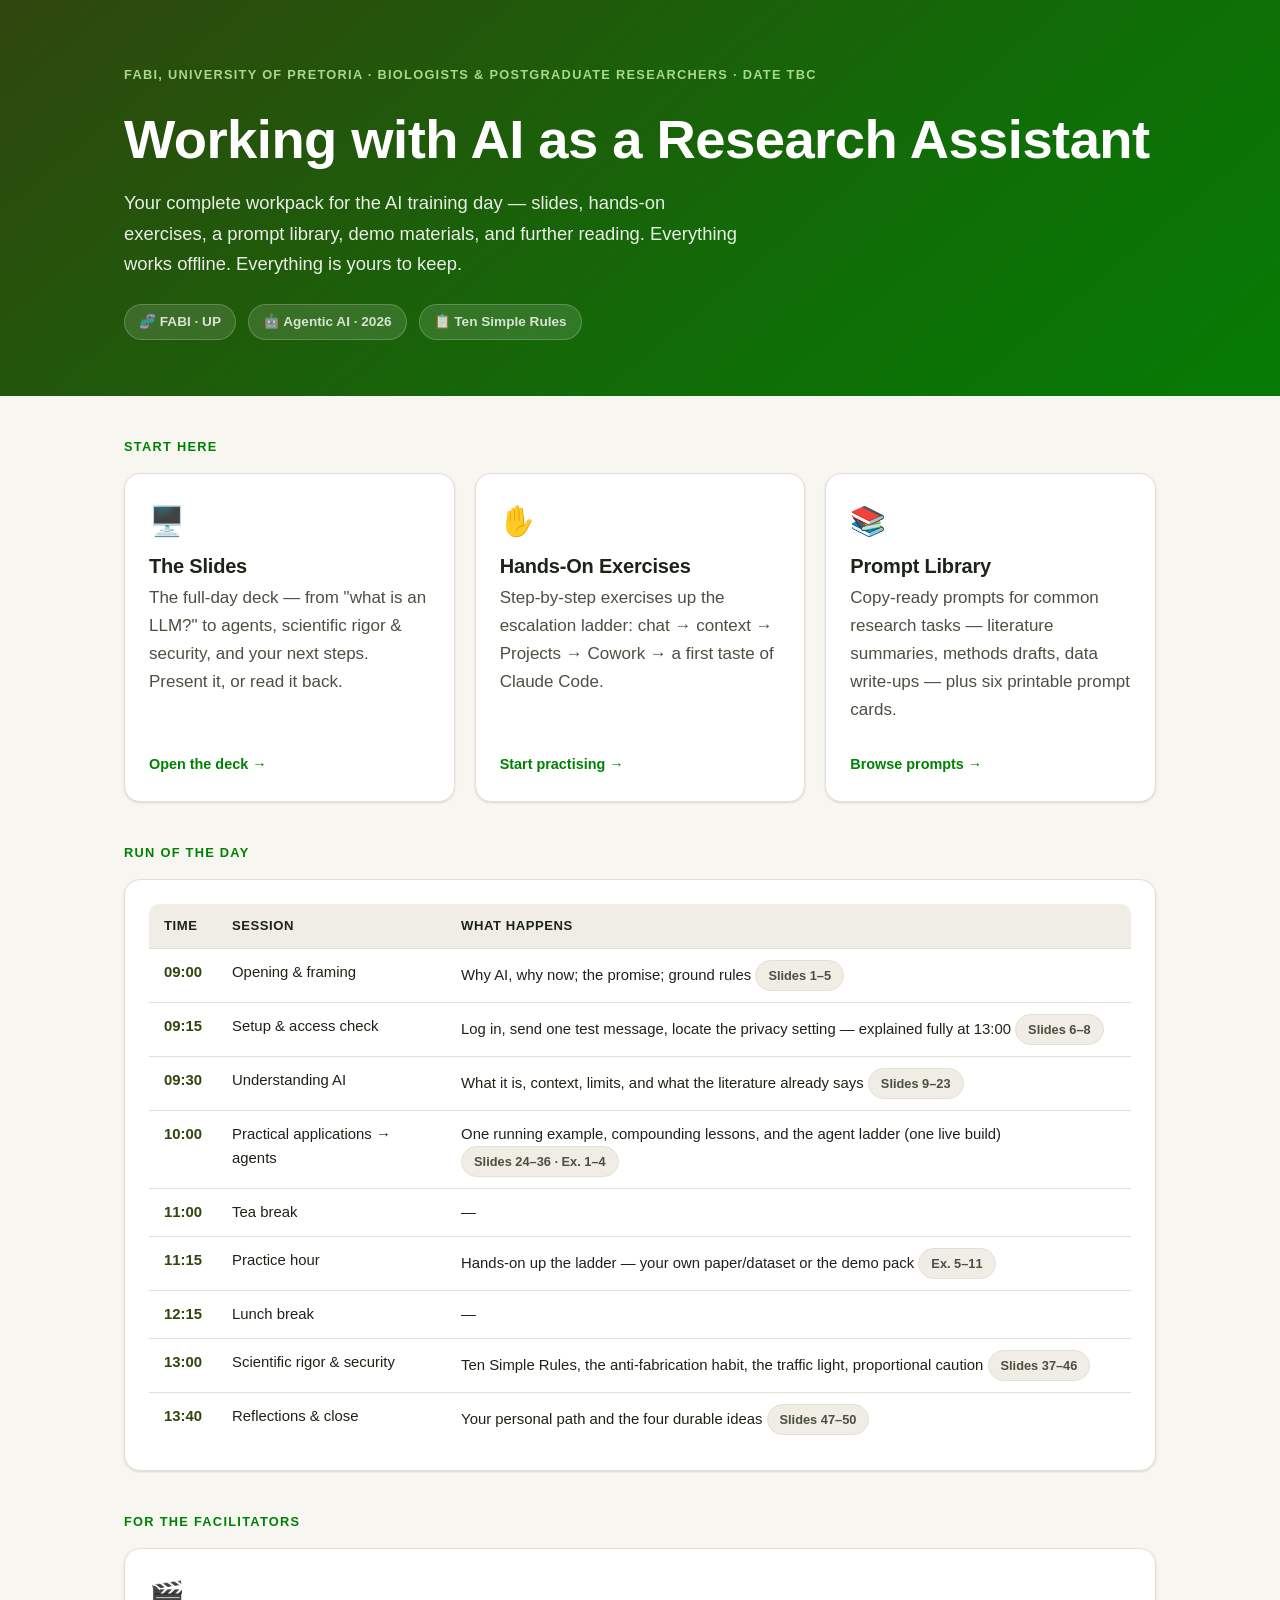
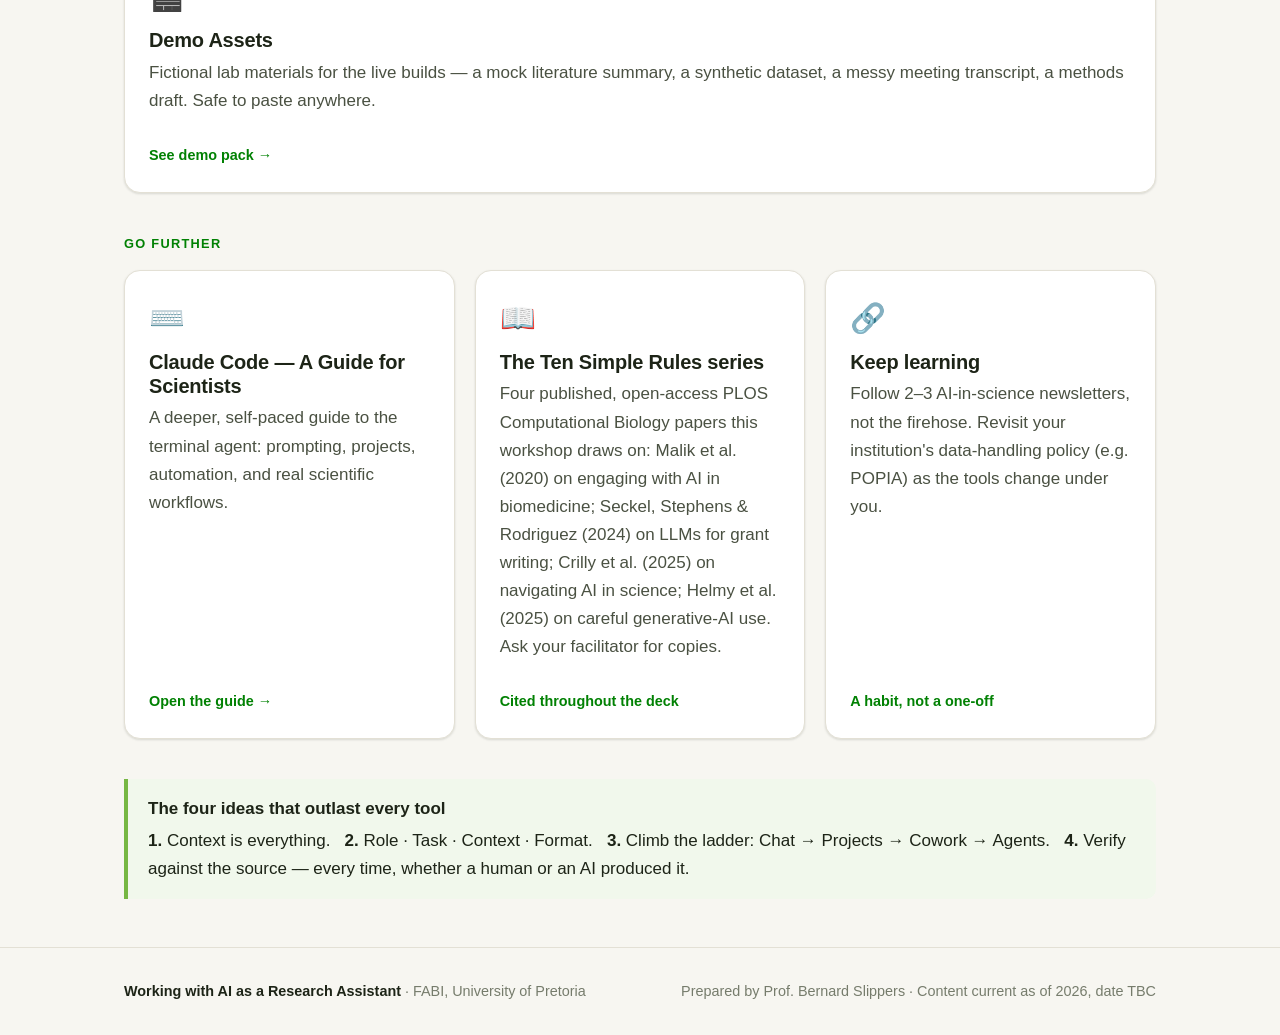
<file: index.html>
<!DOCTYPE html>
<html lang="en">
<head>
<meta charset="utf-8">
<meta name="viewport" content="width=device-width, initial-scale=1">
<title>Working with AI as a Research Assistant — Workpack</title>
<link rel="stylesheet" href="assets/theme.css">
<style>
  .hero { background: linear-gradient(140deg, var(--fabi-forest) 0%, var(--fabi-deep) 65%, var(--fabi-green) 115%); color:#fff; padding: 4rem 0 3.5rem; }
  .hero .container { position: relative; z-index:1; }
  .hero .eyebrow { color: var(--code-accent); font-weight:800; letter-spacing:.1em; text-transform:uppercase; font-size:.8rem; }
  .hero h1 { color:#fff; font-size: clamp(2.2rem,5vw,3.4rem); margin:.4em 0 .3em; }
  .hero p { color: rgba(255,255,255,.9); font-size:1.15rem; max-width:60ch; }
  .hero-meta { margin-top:1.5rem; display:flex; gap:1.5rem; flex-wrap:wrap; font-size:.95rem; color:rgba(255,255,255,.8); }
  .section-title { font-size:.8rem; font-weight:800; letter-spacing:.1em; text-transform:uppercase; color:var(--brand); margin: 2.5rem 0 1rem; }
  .tile { display:flex; flex-direction:column; height:100%; text-decoration:none; color:inherit; }
  .tile:hover { text-decoration:none; }
  .tile .ic { font-size:1.8rem; margin-bottom:.4rem; }
  .tile h3 { margin:.1rem 0 .4rem; }
  .tile .go { margin-top:auto; color:var(--brand); font-weight:700; font-size:.9rem; padding-top:.8rem; }
  .runsheet td:first-child { white-space:nowrap; font-variant-numeric:tabular-nums; font-weight:700; color:var(--brand-strong); }
  .footer { border-top:1px solid var(--border); margin-top:3rem; padding:2rem 0; color:var(--text-mute); font-size:.9rem; }
  .logos { display:flex; gap:.75rem; align-items:center; flex-wrap:wrap; }
  .pill { display:inline-flex; align-items:center; gap:8px; padding:6px 14px; border-radius:999px; background:rgba(255,255,255,.12); border:1px solid rgba(255,255,255,.2); font-size:.85rem; font-weight:600; }
</style>
</head>
<body>

<header class="hero">
  <div class="container">
    <div class="eyebrow">FABI, University of Pretoria · Biologists &amp; postgraduate researchers · Date TBC</div>
    <h1>Working with AI as a Research Assistant</h1>
    <p>Your complete workpack for the AI training day — slides, hands-on exercises, a prompt library, demo materials, and further reading. Everything works offline. Everything is yours to keep.</p>
    <div class="hero-meta">
      <div class="logos">
        <span class="pill">🧬 FABI · UP</span>
        <span class="pill">🤖 Agentic AI · 2026</span>
        <span class="pill">📋 Ten Simple Rules</span>
      </div>
    </div>
  </div>
</header>

<main class="container">

  <div class="section-title">Start here</div>
  <div class="grid grid-3">
    <a class="card card-hover tile" href="slides/index.html">
      <div class="ic">🖥️</div>
      <h3>The Slides</h3>
      <p class="soft">The full-day deck — from "what is an LLM?" to agents, scientific rigor &amp; security, and your next steps. Present it, or read it back.</p>
      <span class="go">Open the deck →</span>
    </a>
    <a class="card card-hover tile" href="exercises/hands-on-exercises.html">
      <div class="ic">✋</div>
      <h3>Hands-On Exercises</h3>
      <p class="soft">Step-by-step exercises up the escalation ladder: chat → context → Projects → Cowork → a first taste of Claude Code.</p>
      <span class="go">Start practising →</span>
    </a>
    <a class="card card-hover tile" href="exercises/prompt-library.html">
      <div class="ic">📚</div>
      <h3>Prompt Library</h3>
      <p class="soft">Copy-ready prompts for common research tasks — literature summaries, methods drafts, data write-ups — plus six printable prompt cards.</p>
      <span class="go">Browse prompts →</span>
    </a>
  </div>

  <div class="section-title">Run of the day</div>
  <div class="card">
    <div class="table-wrap" style="margin:0;border:0">
      <table class="runsheet">
        <thead><tr><th>Time</th><th>Session</th><th>What happens</th></tr></thead>
        <tbody>
          <tr><td>09:00</td><td>Opening &amp; framing</td><td>Why AI, why now; the promise; ground rules <span class="chip chip-plain">Slides 1–5</span></td></tr>
          <tr><td>09:15</td><td>Setup &amp; access check</td><td>Log in, send one test message, locate the privacy setting — explained fully at 13:00 <span class="chip chip-plain">Slides 6–8</span></td></tr>
          <tr><td>09:30</td><td>Understanding AI</td><td>What it is, context, limits, and what the literature already says <span class="chip chip-plain">Slides 9–23</span></td></tr>
          <tr><td>10:00</td><td>Practical applications → agents</td><td>One running example, compounding lessons, and the agent ladder (one live build) <span class="chip chip-plain">Slides 24–36 · Ex. 1–4</span></td></tr>
          <tr><td>11:00</td><td>Tea break</td><td>—</td></tr>
          <tr><td>11:15</td><td>Practice hour</td><td>Hands-on up the ladder — your own paper/dataset or the demo pack <span class="chip chip-plain">Ex. 5–11</span></td></tr>
          <tr><td>12:15</td><td>Lunch break</td><td>—</td></tr>
          <tr><td>13:00</td><td>Scientific rigor &amp; security</td><td>Ten Simple Rules, the anti-fabrication habit, the traffic light, proportional caution <span class="chip chip-plain">Slides 37–46</span></td></tr>
          <tr><td>13:40</td><td>Reflections &amp; close</td><td>Your personal path and the four durable ideas <span class="chip chip-plain">Slides 47–50</span></td></tr>
        </tbody>
      </table>
    </div>
  </div>

  <div class="section-title">For the facilitators</div>
  <div class="grid">
    <a class="card card-hover tile" href="demo-assets/README.html">
      <div class="ic">🎬</div>
      <h3>Demo Assets</h3>
      <p class="soft">Fictional lab materials for the live builds — a mock literature summary, a synthetic dataset, a messy meeting transcript, a methods draft. Safe to paste anywhere.</p>
      <span class="go">See demo pack →</span>
    </a>
  </div>

  <div class="section-title">Go further</div>
  <div class="grid grid-3">
    <a class="card card-hover tile" href="resources/claude-code-guide.html">
      <div class="ic">⌨️</div>
      <h3>Claude Code — A Guide for Scientists</h3>
      <p class="soft">A deeper, self-paced guide to the terminal agent: prompting, projects, automation, and real scientific workflows.</p>
      <span class="go">Open the guide →</span>
    </a>
    <div class="card tile">
      <div class="ic">📖</div>
      <h3>The Ten Simple Rules series</h3>
      <p class="soft">Four published, open-access PLOS Computational Biology papers this workshop draws on: Malik et al. (2020) on engaging with AI in biomedicine; Seckel, Stephens &amp; Rodriguez (2024) on LLMs for grant writing; Crilly et al. (2025) on navigating AI in science; Helmy et al. (2025) on careful generative-AI use. Ask your facilitator for copies.</p>
      <span class="go muted">Cited throughout the deck</span>
    </div>
    <div class="card tile">
      <div class="ic">🔗</div>
      <h3>Keep learning</h3>
      <p class="soft">Follow 2–3 AI-in-science newsletters, not the firehose. Revisit your institution's data-handling policy (e.g. POPIA) as the tools change under you.</p>
      <span class="go muted">A habit, not a one-off</span>
    </div>
  </div>

  <div class="callout callout-tip" style="margin-top:2.5rem">
    <div class="callout-title">The four ideas that outlast every tool</div>
    <p><strong>1.</strong> Context is everything. &nbsp; <strong>2.</strong> Role · Task · Context · Format. &nbsp; <strong>3.</strong> Climb the ladder: Chat → Projects → Cowork → Agents. &nbsp; <strong>4.</strong> Verify against the source — every time, whether a human or an AI produced it.</p>
  </div>

</main>

<footer class="footer">
  <div class="container">
    <div class="logos" style="justify-content:space-between">
      <span><strong>Working with AI as a Research Assistant</strong> · FABI, University of Pretoria</span>
      <span>Prepared by Prof. Bernard Slippers · Content current as of 2026, date TBC</span>
    </div>
  </div>
</footer>

</body>
</html>
</file>
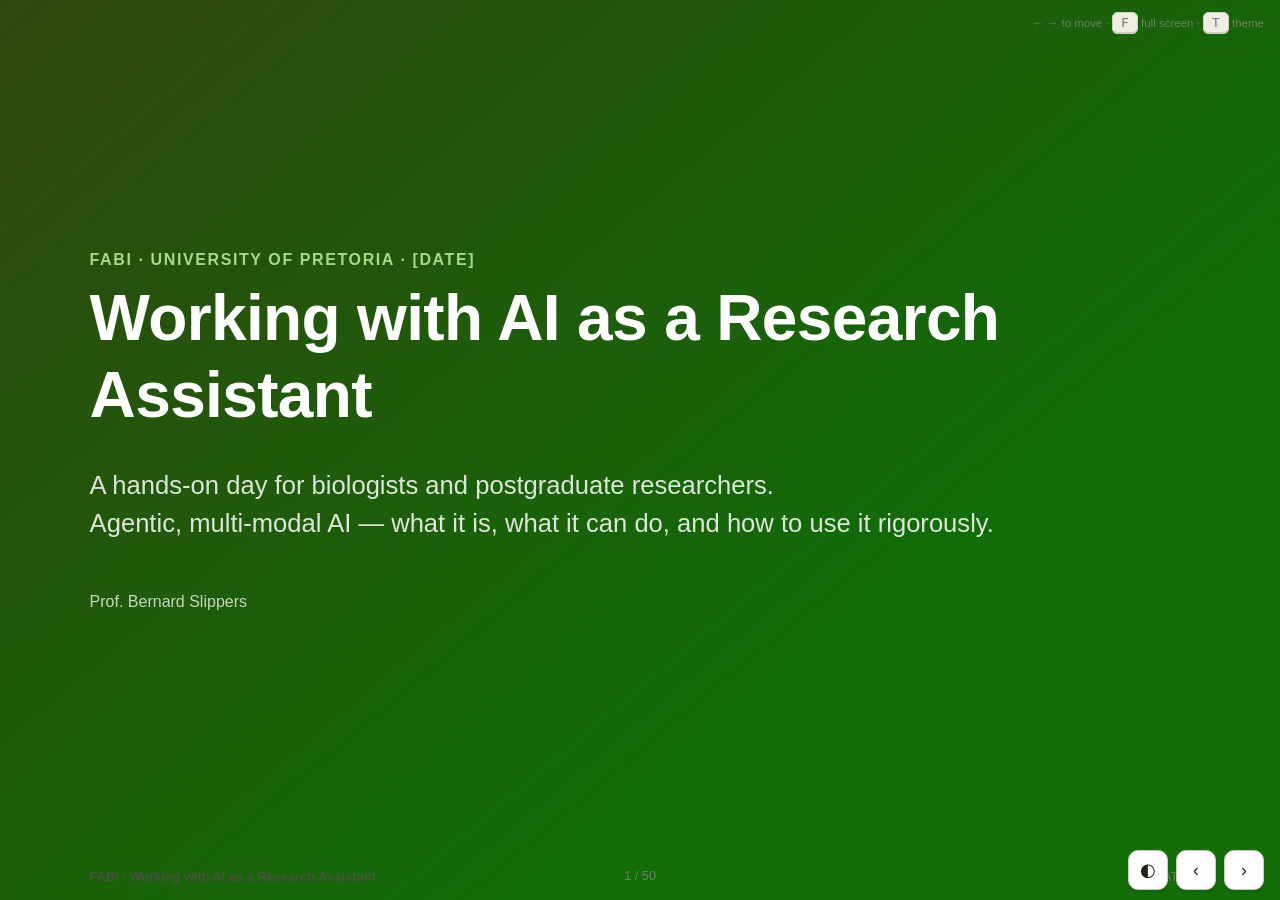
<file: slides/index.html>
<!DOCTYPE html>
<html lang="en">
<head>
<meta charset="utf-8">
<meta name="viewport" content="width=device-width, initial-scale=1">
<title>Working with AI as a Research Assistant — Slides</title>
<link rel="stylesheet" href="../assets/theme.css">
<link rel="stylesheet" href="../assets/deck.css">
</head>
<body class="deck-body">

<div class="progress"></div>
<div class="slide-num"></div>
<div class="help-hint no-print">← → to move · <span class="kbd">F</span> full screen · <span class="kbd">T</span> theme</div>

<!-- ══════════════ CHAPTER 0 — OPEN (09:00) ══════════════ -->

<!-- 1 · Title -->
<section class="slide title active">
  <div class="slide-kicker" style="color:var(--code-accent)">FABI · University of Pretoria · [DATE]</div>
  <h1>Working with AI as a Research Assistant</h1>
  <p class="subtitle">A hands-on day for biologists and postgraduate researchers.<br>Agentic, multi-modal AI — what it is, what it can do, and how to use it rigorously.</p>
  <p style="margin-top:2rem;opacity:.75;font-size:1rem">Prof. Bernard Slippers</p>
</section>

<!-- 2 · Cold open: the carwash -->
<section class="slide">
  <div class="slide-kicker">Before we begin</div>
  <h2>A true story about a very smart assistant</h2>
  <div class="split">
    <div class="stack">
      <p>Someone asked an AI: <em>"Should I walk to the carwash 300 m away, or drive?"</em></p>
      <p class="frag">The AI thoughtfully weighed the weather, the exercise, what you might carry back… and recommended <strong>walking</strong>.</p>
      <p class="frag">"But… I need to get my <strong>car</strong> washed?"</p>
      <p class="frag">"Ahhh. Okay — you obviously need to <em>drive</em> it there."</p>
    </div>
    <div class="callout callout-tip frag">
      <div class="callout-title">The lesson for today</div>
      <p>AI is astonishingly capable <strong>and</strong> can miss the obvious. It's a brilliant assistant — not an oracle. Our job today is to learn where it shines, where it slips, and how to steer it.</p>
    </div>
  </div>
</section>

<!-- 3 · The promise -->
<section class="slide">
  <div class="slide-kicker">The promise</div>
  <h2>By the tea break, you will have used AI on your <em>own</em> work.</h2>
  <p class="lead">Not watched a demo. <strong>Done it yourself</strong> — on a real paper, dataset, or draft from your desk.</p>
  <div class="grid grid-3" style="margin-top:2rem">
    <div class="card frag"><div class="kicker">Morning</div><p>Understand it, then use it — chat, context, and your first real result.</p></div>
    <div class="card frag"><div class="kicker">Midday</div><p>Climb the ladder: from chat to agents that do multi-step research work for you.</p></div>
    <div class="card frag"><div class="kicker">Afternoon</div><p>Use it <em>rigorously</em> — verification and safety as habits, not afterthoughts.</p></div>
  </div>
</section>

<!-- 4 · Today's arc -->
<section class="slide">
  <div class="slide-kicker">Today's arc</div>
  <h2>Six moves, building on each other</h2>
  <ol class="steps" style="max-width:820px">
    <li><strong>Get set up</strong> — login, one test message, one setting flipped now <span class="chip chip-plain">09:15</span></li>
    <li><strong>Why &amp; what</strong> — what AI actually is, in plain language <span class="chip chip-plain">09:30</span></li>
    <li><strong>Is it real?</strong> — what science has already done with it</li>
    <li><strong>Where it helps, and how to use it</strong> — one running example, chat → Cowork → agents <span class="chip chip-plain">10:00</span></li>
    <li><strong>Your turn</strong> — practice hour, your files or the demo pack <span class="chip chip-plain">11:15</span></li>
    <li><strong>Rigor, security &amp; your move</strong> — verification and safety as habits <span class="chip chip-plain">13:00</span></li>
  </ol>
</section>

<!-- 5 · Ground rules -->
<section class="slide">
  <div class="slide-kicker">Ground rules</div>
  <h2>How to get the most from today</h2>
  <div class="grid grid-3" style="margin-top:1.5rem">
    <div class="card"><div class="num">1</div><h3>It's fine to be a beginner</h3><p>Everyone here starts somewhere. No question is too basic.</p></div>
    <div class="card"><div class="num">2</div><h3>Bring a real task</h3><p>The best learning happens on <em>your</em> actual paper, data, or draft — not toy examples.</p></div>
    <div class="card"><div class="num">3</div><h3>A capable assistant, not an oracle</h3><p>AI amplifies your judgement. It never replaces it.</p></div>
  </div>
  <div class="callout" style="margin-top:2rem"><p><strong>On the flipchart:</strong> what is one research task you did this week that you wish you hadn't had to do by hand? We'll use your answers as we go.</p></div>
</section>

<!-- ══════════════ CHAPTER 0.5 — SETUP & ACCESS CHECK (09:15) ══════════════ -->

<!-- 6 · Section -->
<section class="slide section">
  <div class="slide-kicker">Part 1 · 09:15</div>
  <h1>Get set up now</h1>
  <p class="lead">Three minutes now saves twenty later — when everyone needs to follow along at once.</p>
</section>

<!-- 7 · Setup checklist -->
<section class="slide">
  <div class="slide-kicker">Do this now</div>
  <h2>Three things, before we go any further</h2>
  <ol class="steps" style="max-width:820px">
    <li><strong>Log in.</strong> Open Claude in your browser and confirm you can see the message box.</li>
    <li><strong>Send one test message.</strong> Anything — "hello, are you working?" — just confirm you get a reply.</li>
    <li><strong>Find Settings → Privacy.</strong> Don't change anything yet — just locate it. We'll come back at 13:00 to explain exactly what to check and why.</li>
  </ol>
  <div class="callout callout-tip frag" style="margin-top:1.2rem"><p>Stuck on any of the three? Put your hand up now — not during the practice hour, when everyone needs help at once.</p></div>
</section>

<!-- 8 · Why now -->
<section class="slide">
  <div class="slide-kicker">Why we're doing this first</div>
  <h2>Setup problems are the enemy of a good workshop</h2>
  <p class="lead">Login issues and missing settings don't announce themselves until you're mid-exercise, trying to follow a live demo everyone else is already past.</p>
  <p class="frag" style="margin-top:1.2rem">Sorting it now — while it's cheap and low-stakes — means the practice hour is actually about the ideas, not the plumbing.</p>
</section>

<!-- ══════════════ CHAPTER 1 — UNDERSTANDING AI (09:30) ══════════════ -->

<!-- 9 · Section -->
<section class="slide section">
  <div class="slide-kicker">Part 2 · 09:30</div>
  <h1>What is this thing?</h1>
  <p class="lead">A working mental model — not an accurate one. Enough to use it well.</p>
</section>

<!-- 10 · The one idea + fill-in-the-blank -->
<section class="slide">
  <div class="slide-kicker">The one idea</div>
  <h2>It <em>predicts language</em>. It is not a database.</h2>
  <div class="split">
    <div class="stack">
      <p class="lead">An AI language model does one thing, extremely well:</p>
      <p style="font-size:1.5rem;font-weight:700;color:var(--brand)">it predicts what words should come next.</p>
      <p class="frag">It learned this by playing fill-in-the-blank, billions of times, over a huge amount of text:</p>
      <div class="prompt frag" style="margin-top:.5rem">USER: What produces the enzyme laccase?
ASSISTANT: Laccase is commonly produced by <span class="ph">_______</span></div>
    </div>
    <div class="callout callout-warn frag">
      <div class="callout-title">Why this matters</div>
      <p>It is not looking anything up in a table of facts — it is generating the most plausible continuation. Because it predicts rather than retrieves, it can be fluent and <strong>confidently wrong</strong>. Everything else today follows from this one idea.</p>
    </div>
  </div>
</section>

<!-- 11 · Multi-modal -->
<section class="slide">
  <div class="slide-kicker">Modern AI · 2026</div>
  <h2>Not just text — <em>multi-modal</em></h2>
  <div class="grid grid-4" style="margin-top:1rem">
    <div class="card"><h3>📝 Text</h3><p>Read, write, summarise, translate, reason.</p></div>
    <div class="card"><h3>🖼️ Images</h3><p>Read a gel, a plate photo, a scanned datasheet, a plot.</p></div>
    <div class="card"><h3>📊 Data &amp; files</h3><p>Spreadsheets, PDFs, whole folders of papers or results.</p></div>
    <div class="card"><h3>🎙️ Voice</h3><p>Talk to it; transcribe and act on a recorded meeting.</p></div>
  </div>
  <div class="callout callout-tip frag" style="margin-top:1.5rem"><p>When we say "modern AI" today, we mean <strong>agentic, multi-modal AI of 2026</strong> — models that see, read, and act, not just chat.</p></div>
</section>

<!-- 12 · What is context -->
<section class="slide">
  <div class="slide-kicker">The most important word today</div>
  <h2>Context = everything the AI can "see" right now</h2>
  <div class="split">
    <div class="stack">
      <p>Think of it as the model's <strong>working desk</strong>. Whatever is on the desk — your question, the files you gave it, the conversation so far — is what it reasons over.</p>
      <p class="frag">Nothing else exists to it. If it's not on the desk, it doesn't know it — not your unpublished data, not last week's lab meeting, not the paper you haven't pasted in.</p>
      <p class="frag">The desk is large but not infinite. On a long task, older items get cleared to make room.</p>
    </div>
    <div class="callout callout-info frag">
      <div class="callout-title">The practical rule</div>
      <p>Better answers come from a better desk. <strong>Put the right things in front of it</strong> — the paper, the dataset, the methods section — and be specific about what you want.</p>
    </div>
  </div>
</section>

<!-- 13 · Context engineering / four-part prompt -->
<section class="slide">
  <div class="slide-kicker">Context engineering</div>
  <h2>Garbage in, garbage out — so put good things in</h2>
  <div class="split">
    <div>
      <p class="muted" style="font-weight:600">Weak</p>
      <div class="prompt" style="border-left-color:var(--up-red)">Write something about my results.</div>
      <p class="frag muted" style="font-weight:600;margin-top:1.5rem">Strong — Role · Task · Context · Format</p>
      <div class="prompt frag">You are a research assistant helping draft a methods section.
Summarise the sequencing QC results below for a
<span class="ph">[labmate who will run the next step]</span>.
Structure: what was checked, what passed/failed, what to do next.
Under 200 words. Here is the QC report: <span class="ph">[PASTE]</span></div>
    </div>
    <div class="callout callout-tip frag">
      <div class="callout-title">Four parts, every time</div>
      <p><strong>Role</strong> — who it should be.<br><strong>Task</strong> — what to do.<br><strong>Context</strong> — what it needs to know.<br><strong>Format</strong> — what the output should look like.</p>
    </div>
  </div>
</section>

<!-- 14 · Strengths / limits -->
<section class="slide">
  <div class="slide-kicker">Strengths &amp; limits</div>
  <h2>Brilliant at some things, weak at others</h2>
  <div class="split">
    <div class="card"><h3 style="color:var(--tl-green)">Great at</h3>
      <ul><li>Drafting, rewriting, summarising</li><li>Explaining a method or a result back to you</li><li>Structuring messy notes into a clean protocol</li><li>First-pass analysis and comparison across papers</li><li>Doing the same task across many files</li></ul>
    </div>
    <div class="card"><h3 style="color:var(--tl-red)">Weak / risky at</h3>
      <ul><li>Exact citations, DOIs, and numbers</li><li>Very recent papers (unless it searches)</li><li>Knowing what it <em>doesn't</em> know</li><li>Your unwritten lab context</li><li>Anything you can't check</li></ul>
    </div>
  </div>
</section>

<!-- 15 · Jagged intelligence -->
<section class="slide">
  <div class="slide-kicker">A concept worth knowing</div>
  <h2>"Jagged" intelligence</h2>
  <p class="lead">It can draft a discussion section in seconds — then miscount a sample size. It can explain a pathway — then invent a citation.</p>
  <div class="callout callout-warn frag" style="margin-top:1.5rem">
    <div class="callout-title">Hallucination</div>
    <p>Because it <em>predicts plausible text</em>, it will sometimes produce a confident, well-formatted answer that is simply <strong>wrong</strong> — a fake reference, a made-up statistic. This isn't a bug you can switch off. It's how the tool works.</p>
  </div>
  <p class="frag" style="margin-top:1rem">→ That's why <strong>verification</strong> is a theme we return to all day, and the centre of this afternoon's session. (Remember the carwash.)</p>
</section>

<!-- 16 · Capable assistant not oracle -->
<section class="slide quote">
  <blockquote>A capable assistant, not an oracle.</blockquote>
  <cite>It amplifies your judgement. It does not replace it.</cite>
</section>

<!-- ══════════════ CHAPTER 2 — IS IT REAL? ══════════════ -->

<!-- 17 · Section -->
<section class="slide section">
  <div class="slide-kicker">Part 3</div>
  <h1>Is any of this actually useful?</h1>
  <p class="lead">What science — including biology — has already done with it.</p>
</section>

<!-- 18 · Two Nobels -->
<section class="slide">
  <div class="slide-kicker">2024</div>
  <h2>AI was at the centre of <em>two</em> Nobel Prizes in one year</h2>
  <div class="split" style="margin-top:1rem">
    <div class="card"><div class="kicker">Chemistry 2024</div><h3>Protein structure &amp; design</h3><p>Demis Hassabis &amp; John Jumper (AlphaFold), and David Baker. AI cracked a 50-year grand-challenge in biology.</p></div>
    <div class="card"><div class="kicker">Physics 2024</div><h3>The foundations of machine learning</h3><p>John Hopfield &amp; Geoffrey Hinton, for the neural-network ideas that made all of this possible.</p></div>
  </div>
  <p class="frag muted" style="margin-top:1.5rem">This is not a fringe technology. It is now core infrastructure for biology itself.</p>
</section>

<!-- 19 · AlphaFold -->
<section class="slide">
  <div class="slide-kicker">AlphaFold · why it mattered</div>
  <h2>From years in the lab to minutes on a screen</h2>
  <div class="stat-row" style="margin-top:1.5rem">
    <div class="stat"><div class="big">~200M</div><div class="lbl">protein structures predicted<br>— nearly every known protein</div></div>
    <div class="stat"><div class="big">2M+</div><div class="lbl">researchers in ~190 countries<br>now use it</div></div>
    <div class="stat"><div class="big">minutes</div><div class="lbl">not months or years<br>per structure</div></div>
  </div>
  <p class="frag" style="margin-top:1.5rem">A problem that defined careers — including structural work central to plant and fungal biology — is now a free lookup. That is the scale of change we're talking about.</p>
</section>

<!-- 20 · AI co-scientist + IMO gold -->
<section class="slide">
  <div class="slide-kicker">2025 · reasoning, not just recall</div>
  <h2>A decade of work in two days. Gold-medal maths.</h2>
  <div class="split">
    <div class="callout callout-tip">
      <div class="callout-title">The "AI co-scientist"</div>
      <p>Given a hard open question on how superbugs acquire antibiotic resistance, Google's multi-agent system independently proposed — in <strong>~2 days</strong> — the same key hypothesis a research team had spent <strong>~10 years</strong> reaching, unpublished. The lead confirmed it had no access to their work.</p>
    </div>
    <div class="callout callout-info frag">
      <div class="callout-title">2025 Maths Olympiad</div>
      <p>An advanced model solved <strong>5 of 6</strong> problems — gold-medal standard, same rules as the students. Only 67 of 630 human contestants earned gold that year. Not lookup tasks — multi-step reasoning.</p>
    </div>
  </div>
</section>

<!-- 21 · Closest to home (placeholder) -->
<section class="slide">
  <div class="slide-kicker">Closest to home · [PLACEHOLDER]</div>
  <h2>[A verified example of AI already used in plant/microbial biology]</h2>
  <div class="callout callout-warn" style="margin-top:1rem">
    <div class="callout-title">Facilitator note — fill in before this ships</div>
    <p>This slide needs a real, citable case close to this audience's own field — the equivalent of "PlantVillage Nuru diagnosing cassava disease from a phone photo" in the AATF version. Don't invent one; a made-up example on the one slide about verifying real examples would undercut the whole afternoon.</p>
  </div>
</section>

<!-- 22 · The honest counterweight -->
<section class="slide">
  <div class="slide-kicker">Keeping honest</div>
  <h2>…and a cautionary tale about hype</h2>
  <p>In late 2025, a company claimed its AI had "solved 10 open problems" in mathematics.</p>
  <div class="callout callout-danger frag" style="margin-top:1rem">
    <p>It hadn't. It had done a <strong>literature search</strong> and surfaced solutions that already existed — "open" only in one outdated list. A senior figure called the overclaim "embarrassing."</p>
  </div>
  <p class="frag" style="margin-top:1rem"><strong>Both things are true:</strong> AI is doing genuinely remarkable science <em>and</em> the field is full of overclaiming. Your scientific scepticism is exactly the right instinct to bring — and exactly what this afternoon's session is built around.</p>
</section>

<!-- 23 · What this means for your research -->
<section class="slide">
  <div class="slide-kicker">So — for your research</div>
  <h2>The constraint on a research programme is rarely ideas. It's <em>skilled time.</em></h2>
  <p class="lead">AI reclaims hours from routine cognitive work — literature synthesis, drafting, reformatting, first-pass analysis — and hands them back for judgement, design, and the actual science.</p>
  <p class="frag" style="margin-top:1.5rem;font-weight:700;color:var(--brand)">More output, higher quality, from the same time.</p>
</section>

<!-- ══════════════ CHAPTER 3 — WHERE IT HELPS (10:00) ══════════════ -->

<!-- 24 · Section -->
<section class="slide section">
  <div class="slide-kicker">Part 4 · 10:00</div>
  <h1>Where it helps in your research</h1>
  <p class="lead">Every stage of a research project has routine cognitive work. That's where AI earns its place.</p>
</section>

<!-- 25 · Use-case map -->
<section class="slide">
  <div class="slide-kicker">The map</div>
  <h2>Six kinds of task, one pattern</h2>
  <div class="grid grid-3" style="margin-top:1rem">
    <div class="card"><div class="kicker">Literature &amp; synthesis</div><p>Paper summaries, comparing methods across studies, building a reading list.</p></div>
    <div class="card"><div class="kicker">Data &amp; analysis</div><p>First-pass stats, explaining a result, sanity-checking a pipeline output.</p></div>
    <div class="card"><div class="kicker">Writing &amp; communication</div><p>Methods sections, figure legends, a lay summary for a non-specialist.</p></div>
    <div class="card"><div class="kicker">Protocols &amp; reproducibility</div><p>Turning messy lab notes into a clean, followable protocol.</p></div>
    <div class="card"><div class="kicker">Grants &amp; papers</div><p>Reviewer-response drafts, cover letters, reference formatting.</p></div>
    <div class="card"><div class="kicker">Everyone</div><p>Act-on-this-document summaries, email drafts, getting unstuck.</p></div>
  </div>
  <p class="frag muted center" style="margin-top:1.2rem">The full, copy-ready set lives in your <strong>Prompt Library</strong>.</p>
</section>

<!-- 26 · Same request three ways -->
<section class="slide">
  <div class="slide-kicker">Live demo · one chat, three escalating lessons</div>
  <h2>The same request, three ways — in one thread</h2>
  <ol class="steps" style="max-width:820px">
    <li><strong>Lazy:</strong> "Summarise my results." → generic, useless.</li>
    <li class="frag"><strong>+ context, same chat:</strong> "…add the role, the audience, the structure." → usable draft.</li>
    <li class="frag"><strong>+ the real file, same chat:</strong> "…now here's the actual dataset." → a draft grounded in your numbers.</li>
  </ol>
  <div class="callout callout-tip frag" style="margin-top:1rem"><p>Same tool, three wildly different results — and notice we never started a new chat. <strong>The difference is what you put on the desk, and you can add it as you go.</strong></p></div>
</section>

<!-- 27 · Guided try 1 -->
<section class="slide section">
  <div class="slide-kicker">✋ Guided Try #1 · everyone</div>
  <h1>Your turn</h1>
  <p class="lead">Open Claude. Take a real paper or result from your desk. Ask it:</p>
  <div class="prompt" style="max-width:820px;margin-top:1rem;color:#fff;background:rgba(255,255,255,.1);border-left-color:var(--code-accent)">Summarise the document below into 5 bullet points for a
supervisor with two minutes, then list any decisions
or questions it needs from me.

<span style="color:var(--code-accent)">[PASTE YOUR DOCUMENT]</span></div>
  <p class="frag" style="margin-top:1rem;opacity:.9">Goal: everyone gets to "it worked!" No device? Pair up with a neighbour.</p>
</section>

<!-- ══════════════ CHAPTER 4 — CHAT → COWORK → AGENTS (10:00, continued) ══════════════ -->

<!-- 28 · Section -->
<section class="slide section">
  <div class="slide-kicker">Part 5</div>
  <h1>From chatbot to agent</h1>
  <p class="lead">The leap that makes 2026 different: AI that doesn't just answer — it <em>acts</em>. Scaffolded, as we go, by ten simple rules for working with an AI research assistant.</p>
</section>

<!-- 29 · What's missing -->
<section class="slide">
  <div class="slide-kicker">The missing pieces</div>
  <h2>A bare model can think and talk. To be truly useful, it needs more.</h2>
  <div class="grid grid-2" style="margin-top:1rem">
    <div class="card"><h3>🧠 Memory</h3><p>To remember beyond one conversation — your project, your literature, past work.</p></div>
    <div class="card"><h3>🛠️ Tools</h3><p>To act on the world — search the web, read a file, run a calculation, write a draft.</p></div>
  </div>
  <div class="callout callout-info frag" style="margin-top:1.2rem">
    <div class="callout-title">Memory, in practice</div>
    <p>You already saw the short kind in the last demo — Claude held context <em>within</em> one chat, so you only said what to change. The kind that matters more day-to-day is longer: a <strong>Project</strong> remembers your literature and your context <em>across every chat inside it</em>, so you stop re-explaining your study each time. Watch for it in the live build, coming up.</p>
  </div>
  <p class="frag" style="margin-top:1rem;font-size:.95rem;color:var(--text-mute)">→ Rule 2: invest in durable context and memory.</p>
  <p class="frag" style="margin-top:.8rem">Give a language model <strong>memory and tools, and the ability to plan</strong> — and you get an <em>agent</em>.</p>
</section>

<!-- 30 · What is an agent -->
<section class="slide">
  <div class="slide-kicker">What is an AI agent?</div>
  <h2>Model + tools + planning + memory</h2>
  <div class="grid grid-4" style="margin-top:1rem">
    <div class="card"><div class="num">🧩</div><h3>The model</h3><p>The reasoning core — decides what to do.</p></div>
    <div class="card"><div class="num">🛠️</div><h3>Tools</h3><p>Web search, files, code, calculators, connectors.</p></div>
    <div class="card"><div class="num">🗺️</div><h3>Planning</h3><p>Break a goal into steps; check its own work.</p></div>
    <div class="card"><div class="num">🧠</div><h3>Memory</h3><p>Hold context across a long task and beyond.</p></div>
  </div>
  <div class="callout callout-tip frag" style="margin-top:1.5rem"><p>A <strong>chatbot</strong> answers your question. An <strong>agent</strong> takes your goal, makes a plan, uses tools, and works through the steps — checking in with you.</p></div>
</section>

<!-- 31 · Tool use -->
<section class="slide">
  <div class="slide-kicker">"Tool use"</div>
  <h2>The model doesn't know everything — so it reaches for instruments</h2>
  <div class="split">
    <div class="stack">
      <p>When a model needs a fact, a calculation, or a file, it can <strong>call a tool</strong> instead of guessing:</p>
      <ul>
        <li>Needs a recent paper → <strong>web search</strong></li>
        <li>Needs an exact statistic → <strong>a calculator / code</strong></li>
        <li>Needs your dataset → <strong>read the file</strong></li>
      </ul>
    </div>
    <div class="callout callout-info frag">
      <div class="callout-title">Your own analogy</div>
      <p>You don't calculate a titration in your head — you use the instrument. Tool use lets the model do the same: offload what it shouldn't guess.</p>
      <p style="margin-top:.6rem;font-size:.9rem;color:var(--text-mute)">→ Rule 8: know the assistant's reach, and make it flag its limits.</p>
    </div>
  </div>
</section>

<!-- 32 · scientific method as agent loop -->
<section class="slide">
  <div class="slide-kicker">You already know this loop</div>
  <h2>An agent works like the scientific method</h2>
  <div class="grid grid-4" style="margin-top:1.5rem">
    <div class="card"><div class="kicker">Plan</div><p>Form a hypothesis / decide the next step.</p></div>
    <div class="card"><div class="kicker">Act</div><p>Run the experiment / use a tool.</p></div>
    <div class="card"><div class="kicker">Observe</div><p>Read the result.</p></div>
    <div class="card"><div class="kicker">Revise</div><p>Adjust and go again — until done.</p></div>
  </div>
  <p class="frag center" style="margin-top:1.5rem;font-weight:700;color:var(--brand)">Plan → Act → Observe → Revise. The agent runs this loop for you, many times, quickly.</p>
</section>

<!-- 33 · where agents run -->
<section class="slide">
  <div class="slide-kicker">Where do agents run?</div>
  <h2>Three surfaces, same engine</h2>
  <div class="grid grid-3" style="margin-top:1rem">
    <div class="card card-hover"><div class="kicker">Claude Chat</div><h3>Converse</h3><p>The chat window. Ask, attach files, search, run deep research, use Projects &amp; connectors.</p><p class="muted">Best for: everyday questions, drafting, quick analysis.</p></div>
    <div class="card card-hover"><div class="kicker">Claude Cowork</div><h3>Delegate</h3><p>Point it at a folder or task; it works across files and produces deliverables while you steer.</p><p class="muted">Best for: multi-step research productivity and analysis.</p></div>
    <div class="card card-hover"><div class="kicker">Claude Code</div><h3>Automate</h3><p>An agent in your computer's terminal — reads &amp; writes files, runs commands, builds pipelines.</p><p class="muted">Best for: data, automation, technical workflows.</p></div>
  </div>
</section>

<!-- 34 · escalation ladder -->
<section class="slide">
  <div class="slide-kicker">The escalation ladder</div>
  <h2>Climb only as high as the task needs</h2>
  <div class="ladder" style="max-width:820px;margin-top:1rem">
    <div class="rung"><div class="rnum">1</div><div><strong>Chat</strong> — one-off questions &amp; drafts. <span class="muted">"Summarise this paper."</span></div></div>
    <div class="rung"><div class="rnum">2</div><div><strong>Projects</strong> — reusable context. <span class="muted">A "Literature Assistant" that knows your reading list.</span></div></div>
    <div class="rung"><div class="rnum">3</div><div><strong>Cowork</strong> — multi-step work across files. <span class="muted">Dataset → summary → chart → draft section.</span></div></div>
    <div class="rung"><div class="rnum">4</div><div><strong>Agents</strong> — recurring, autonomous work. <span class="muted">A weekly scan that flags new papers in your field.</span></div></div>
  </div>
  <p class="frag muted" style="margin-top:1rem">Rule of thumb: start at the lowest rung that does the job. Climb when the task repeats or spans many steps.</p>
  <p class="frag" style="margin-top:.6rem;font-size:.9rem;color:var(--text-mute)">→ Rule 1: give the assistant a workspace it can navigate. Rule 10: encode what works into a reusable template.</p>
</section>

<!-- 35 · one live build preview -->
<section class="slide">
  <div class="slide-kicker">✋ Watch now, try next · four builds up the ladder</div>
  <h2>One build live. Three more are yours in the practice hour.</h2>
  <div class="grid grid-2" style="margin-top:1rem">
    <div class="card"><span class="badge badge-fdn">Live now</span><h3>Build 1 · Literature Assistant</h3><p>A <strong>Project</strong> that knows your reading list and drafts a synthesis on request.</p></div>
    <div class="card"><span class="badge badge-int">Practice hour</span><h3>Builds 2–4</h3><p>Cowork on a folder of papers or data, a stats question computed with visible working, and a weekly literature-scan agent — you'll try these yourself after the break.</p></div>
  </div>
  <p class="frag" style="margin-top:1.2rem">In the practice hour: the demo pack, <strong>or a real paper or dataset from your own desk</strong> — once your account settings are checked.</p>
</section>

<!-- 36 · human boundary -->
<section class="slide quote">
  <blockquote>The agent drafts.<br>A human decides.</blockquote>
  <cite>Automate the work. Never automate the accountability.</cite>
</section>

<!-- ══════════════ CHAPTER 5 — SCIENTIFIC RIGOR & SECURITY (13:00) ══════════════ -->

<!-- 37 · Section -->
<section class="slide section">
  <div class="slide-kicker">Part 6 · 13:00</div>
  <h1>Scientific rigor &amp; security</h1>
  <p class="lead">The habits that let us confidently say <em>yes</em> to AI in research: is it true, and is it safe.</p>
</section>

<!-- 38 · Ten Simple Rules -->
<section class="slide">
  <div class="slide-kicker">The reframe</div>
  <h2>Ten simple rules for working with an AI research assistant</h2>
  <div class="grid grid-2" style="margin-top:1rem;font-size:.95rem">
    <ol class="steps" style="margin:0">
      <li>Give it a workspace it can navigate</li>
      <li>Invest in durable context &amp; memory</li>
      <li>Build a living knowledge base, not one-off answers</li>
      <li>Delegate the tedious, own the science</li>
      <li>Let one assistant span the whole research lifecycle</li>
    </ol>
    <ol class="steps" style="margin:0" start="6">
      <li>Verify against authoritative sources, systematically</li>
      <li>Track provenance; tier sources by authority</li>
      <li>Know the assistant's reach — make it flag its limits</li>
      <li>Version the AI-assisted workflow itself</li>
      <li>Encode what works into a reusable, shared template</li>
    </ol>
  </div>
  <p class="frag" style="margin-top:1.2rem">You've already seen most of these today. This afternoon is rules 6 and 7 — <strong>verification and provenance</strong> — in depth.</p>
</section>

<!-- 39 · five questions -->
<section class="slide">
  <div class="slide-kicker">Before you paste</div>
  <h2>Five questions, every time</h2>
  <ol class="steps" style="max-width:820px">
    <li><strong>Confidentiality</strong> — am I about to share something I shouldn't?</li>
    <li><strong>Data protection</strong> — is there personal or participant data in here?</li>
    <li><strong>Intellectual property</strong> — is this ours to share, and unpublished?</li>
    <li><strong>Bias &amp; fairness</strong> — could the answer misrepresent our context?</li>
    <li><strong>Verification</strong> — how will I check this before I trust it?</li>
  </ol>
</section>

<!-- 40 · Proportionality Principle -->
<section class="slide">
  <div class="slide-kicker">The Proportionality Principle</div>
  <h2>A jet, a car, and a bicycle</h2>
  <div class="grid grid-3" style="margin-top:1rem">
    <div class="card"><h3>🚲 Bicycle</h3><p>Manual methods. Slow, but the failure modes are small and visible.</p></div>
    <div class="card"><h3>🚗 Car</h3><p>Previous digital tools. Faster, with known, bounded risks.</p></div>
    <div class="card"><h3>✈️ Jet</h3><p>AI. Enormous capability — and enormously more can go wrong, faster, if mishandled.</p></div>
  </div>
  <div class="callout callout-warn frag" style="margin-top:1.2rem"><p><strong>Safeguards must scale with capability.</strong> AI is most dangerous exactly where you lack domain experience to catch its mistakes — and, used to learn rather than to substitute your judgement, the same power is a learning accelerant.</p></div>
</section>

<!-- 41 · traffic light -->
<section class="slide">
  <div class="slide-kicker">The research data traffic light</div>
  <h2>What can I paste?</h2>
  <div class="callout callout-tip" style="margin-top:.5rem"><p><strong>Your settings decide retention and training use — you checked this at 09:15.</strong> That's what makes amber genuinely safer. It doesn't change red.</p></div>
  <div class="grid grid-3" style="margin-top:1rem">
    <div class="card"><div class="tl tl-green"><span class="dot"></span>Green — go</div><p style="margin-top:.5rem">Published papers, public datasets, your own non-sensitive drafts. Any assistant.</p></div>
    <div class="card"><div class="tl tl-amber"><span class="dot"></span>Amber — care</div><p style="margin-top:.5rem">Your own unpublished manuscript drafts, preliminary results, internal reports. Safe on a correctly configured account. When in doubt, treat as red.</p></div>
    <div class="card"><div class="tl tl-red"><span class="dot"></span>Red — stop</div><p style="margin-top:.5rem">Participant/personal data, a collaborator's unpublished data without permission, embargoed results, confidential grant reviews. Settings don't change this — you need a proper legal/ethical basis to share it with <em>any</em> processor.</p></div>
  </div>
  <div class="callout callout-warn frag" style="margin-top:1.2rem"><p><strong>Rule of thumb:</strong> your settings decide how long it's kept and whether it trains the model. The content decides whether it should leave your hands at all.</p></div>
</section>

<!-- 42 · verify / anti-fabrication -->
<section class="slide">
  <div class="slide-kicker">The habit that matters most</div>
  <h2>Verify everything — the anti-fabrication habit</h2>
  <p class="lead">Numbers, quotes, and citations get checked against the real source — every time. This is already policy in serious research projects:</p>
  <div class="callout callout-danger frag" style="margin-top:1.2rem">
    <p style="font-size:1.15rem;font-weight:700">"This is a scientific project. Accuracy and precision is of the utmost importance. Express uncertainty, rather than inventing or being over confident. […] All claims need to be verified, or labelled as uncertain."</p>
  </div>
  <p class="frag" style="margin-top:1rem">AI for drafting. <strong>Humans and primary sources for truth.</strong> Treat an AI summary as a map, not the territory.</p>
  <div class="callout callout-tip frag" style="margin-top:1rem">
    <div class="callout-title">Standardise it — Rule 6</div>
    <p>Put a version of that quoted policy as a standing instruction in a Project, CLAUDE.md, or Skill. This raises the floor — it doesn't replace spot-checking, because an agent can still claim to have verified something it didn't.</p>
  </div>
</section>

<!-- 43 · ground it -->
<section class="slide">
  <div class="slide-kicker">The single biggest reliability lever</div>
  <h2>Ground it — make it work from the real text</h2>
  <div class="split">
    <div>
      <p class="muted" style="font-weight:600">Ungrounded (risky)</p>
      <div class="prompt" style="border-left-color:var(--up-red)">What filtering thresholds does this
type of pipeline usually use?</div>
      <p class="frag muted" style="font-weight:600;margin-top:1.2rem">Grounded (reliable)</p>
      <div class="prompt frag">Using ONLY the methods section pasted
below, what filtering thresholds were
used? If it's not stated, say
"not specified."

<span class="ph">[PASTE THE METHODS SECTION]</span></div>
    </div>
    <div class="callout callout-tip frag">
      <div class="callout-title">Why it works</div>
      <p>Grounding removes the model's room to invent. It can only answer from what you gave it — and it will tell you when the answer isn't there.</p>
    </div>
  </div>
</section>

<!-- 44 · know your ground -->
<section class="slide">
  <div class="slide-kicker">Know the ground you stand on</div>
  <h2>The regulatory &amp; institutional context</h2>
  <div class="grid grid-3" style="margin-top:1rem">
    <div class="card"><h3>POPIA</h3><p>South Africa's Protection of Personal Information Act — the Information Regulator oversees lawful processing of personal data.</p></div>
    <div class="card"><h3>Your ethics &amp; data policy</h3><p>UP's research ethics committee and data management plan requirements apply to AI tools exactly as they do to any other processor.</p></div>
    <div class="card"><h3>Journal &amp; funder rules</h3><p>Many journals and funders now require disclosing AI use — check before you submit, not after.</p></div>
  </div>
  <div class="callout callout-info frag" style="margin-top:1.2rem"><p>Orientation, not legal advice — confirm specifics with your ethics committee and supervisor, and check each journal's and funder's requirements too.</p></div>
</section>

<!-- 45 · bias / blind spots -->
<section class="slide">
  <div class="slide-kicker">A special note for African science</div>
  <h2>The model's blind spots are often <em>your</em> context</h2>
  <p>These models learned mostly from wealthy, English-dominant data. They can under-represent:</p>
  <div class="grid grid-2" style="margin-top:1rem">
    <div class="card"><p>Local pathogens, crops, and agro-ecologies</p></div>
    <div class="card"><p>African fungal/plant taxonomy and place-specific knowledge</p></div>
    <div class="card"><p>Regional journals and grey literature, less indexed</p></div>
    <div class="card"><p>Indigenous and local ecological knowledge</p></div>
  </div>
  <p class="frag" style="margin-top:1.2rem"><strong>So:</strong> give local context explicitly, and have a specialist colleague check technical terms it may not know well.</p>
</section>

<!-- 46 · red team -->
<section class="slide">
  <div class="slide-kicker">✋ Red-team · spot the problem</div>
  <h2>What's wrong here?</h2>
  <div class="stack">
    <div class="callout"><p><strong>1.</strong> "The AI gave me three references for my introduction." <span class="frag">→ Open all three in a real database first. Unread ≠ real.</span></p></div>
    <div class="callout frag"><p><strong>2.</strong> "It summarised a 40-page protocol for my methods section." <span class="frag">→ Ground it in the text, constrain it, and spot-check against the original.</span></p></div>
    <div class="callout frag"><p><strong>3.</strong> "It calculated my diversity index / fold-change." <span class="frag">→ Have it compute in a script or notebook showing its working — never head-math into a manuscript.</span></p></div>
  </div>
</section>

<!-- ══════════════ CHAPTER 6 — YOUR MOVE (13:40) ══════════════ -->

<!-- 47 · Section -->
<section class="slide section">
  <div class="slide-kicker">Part 7 · 13:40</div>
  <h1>Your move</h1>
  <p class="lead">A great workshop changes what you do this week.</p>
</section>

<!-- 48 · personal path -->
<section class="slide">
  <div class="slide-kicker">Your personal path</div>
  <h2>Three levels, at your own pace</h2>
  <div class="grid grid-3" style="margin-top:1rem">
    <div class="card"><span class="badge badge-fdn">Weeks 1–2</span><h3>Beginner</h3><p>"I can get useful answers." Daily chat on real tasks; the four-part prompt.</p></div>
    <div class="card"><span class="badge badge-int">Weeks 3–8</span><h3>Intermediate</h3><p>"I build reusable tools." Projects, Cowork, real deliverables.</p></div>
    <div class="card"><span class="badge badge-adv">Months 2–3+</span><h3>Advanced</h3><p>"I design workflows and help others." Agents, automation, mentoring.</p></div>
  </div>
</section>

<!-- 49 · remember four things -->
<section class="slide">
  <div class="slide-kicker">If you remember only four things</div>
  <h2>The durable ideas</h2>
  <ol class="steps" style="max-width:820px">
    <li><strong>Context is everything</strong> — put the right things on the desk.</li>
    <li><strong>Four-part prompt</strong> — Role · Task · Context · Format.</li>
    <li><strong>Climb the ladder</strong> — Chat → Projects → Cowork → Agents.</li>
    <li><strong>Verify against the source</strong> — every time, whether a human or an AI produced it.</li>
  </ol>
  <p class="frag muted" style="margin-top:1rem">These outlast any tool, price, or feature. They're the whole game.</p>
</section>

<!-- 50 · close -->
<section class="slide title">
  <div class="slide-kicker" style="color:var(--code-accent)">Thank you</div>
  <h1>Now go reclaim your time.</h1>
  <p class="subtitle">Your Workpack — slides, exercises, prompt library, and further reading — is yours to keep.<br>Start with one real task. Today.</p>
  <p style="margin-top:2rem;opacity:.75;font-size:1rem">FABI · University of Pretoria · [DATE]</p>
</section>

<!-- chrome -->
<div class="slide-foot no-print">
  <span class="sf-brand">FABI · Working with AI as a Research Assistant</span>
  <span>[DATE]</span>
</div>
<div class="deck-nav no-print">
  <button data-theme title="Toggle theme (T)">◐</button>
  <button data-prev title="Previous (←)">‹</button>
  <button data-next title="Next (→)">›</button>
</div>

<script src="../assets/deck.js"></script>
</body>
</html>
</file>
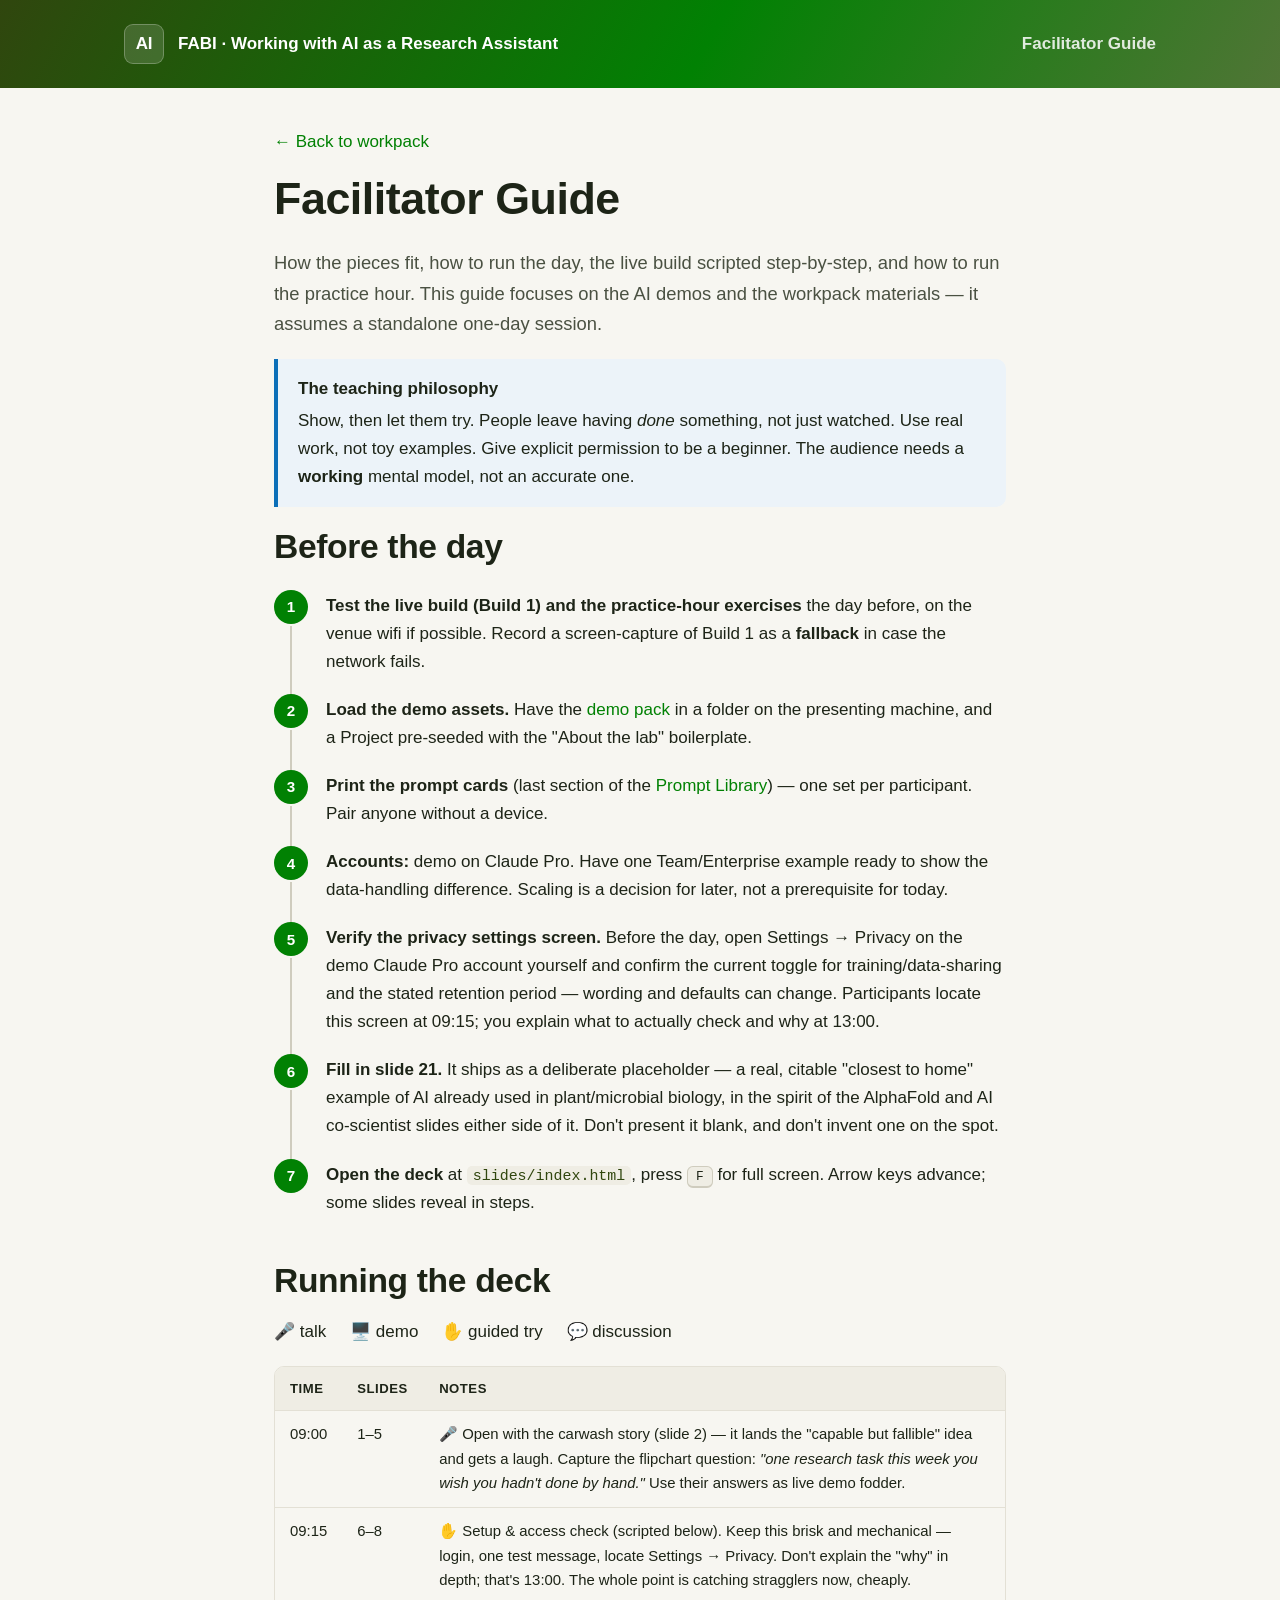
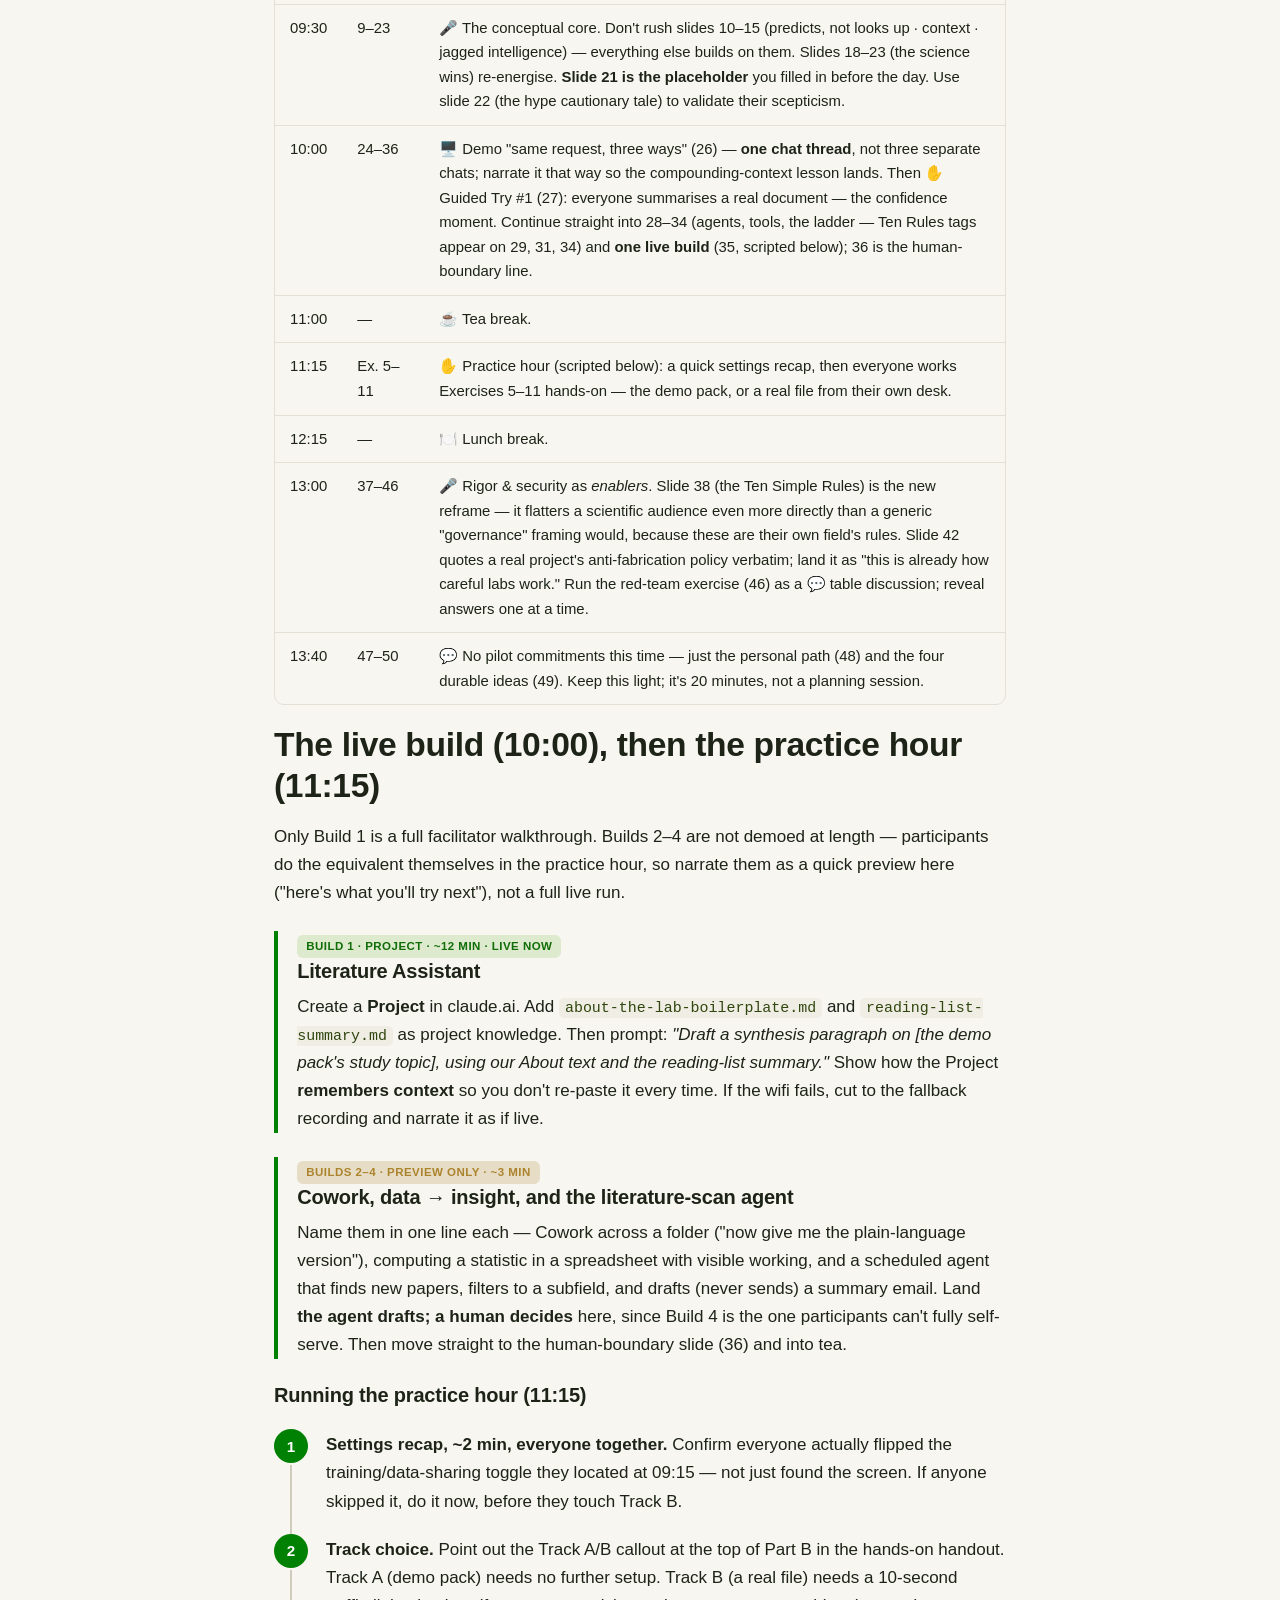
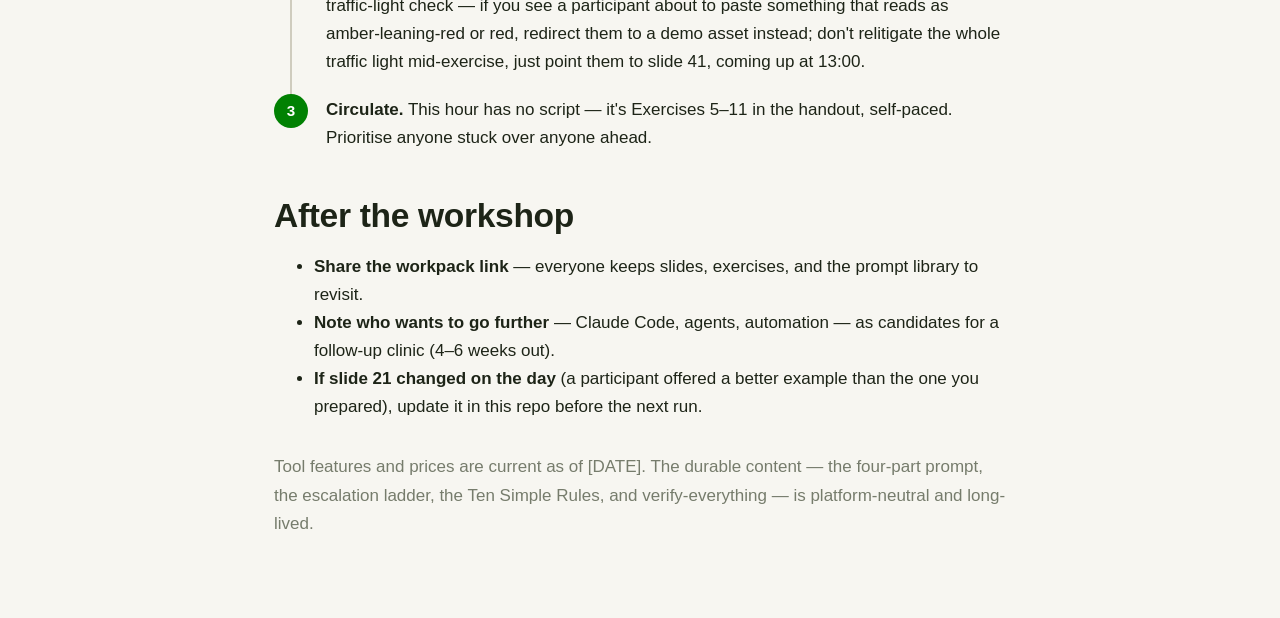
<file: facilitator-guide.html>
<!DOCTYPE html>
<html lang="en">
<head>
<meta charset="utf-8">
<meta name="viewport" content="width=device-width, initial-scale=1">
<title>Working with AI as a Research Assistant — Facilitator Guide</title>
<link rel="stylesheet" href="assets/theme.css">
<style>
  .toc { position:sticky; top:1rem; }
  .lead-in { font-size:1.15rem; color:var(--text-soft); }
  .build { border-left:4px solid var(--brand); padding-left:1.2rem; margin:1.5rem 0; }
  .legend span { margin-right:1.2rem; }
  @media print { .no-print{display:none;} }
</style>
</head>
<body>

<header class="masthead">
  <div class="container" style="padding:1.5rem 24px; display:flex; align-items:center; gap:14px;">
    <div class="brandmark"><span class="logo">AI</span> FABI · Working with AI as a Research Assistant</div>
    <span style="margin-left:auto; opacity:.85; font-weight:600;">Facilitator Guide</span>
  </div>
</header>

<main class="container narrow" style="padding:2.5rem 24px 4rem;">
  <p class="no-print"><a href="index.html">← Back to workpack</a></p>
  <h1>Facilitator Guide</h1>
  <p class="lead-in">How the pieces fit, how to run the day, the live build scripted step-by-step, and how to run the practice hour. This guide focuses on the AI demos and the workpack materials — it assumes a standalone one-day session.</p>

  <div class="callout callout-info">
    <div class="callout-title">The teaching philosophy</div>
    <p>Show, then let them try. People leave having <em>done</em> something, not just watched. Use real work, not toy examples. Give explicit permission to be a beginner. The audience needs a <strong>working</strong> mental model, not an accurate one.</p>
  </div>

  <h2>Before the day</h2>
  <ol class="steps">
    <li><strong>Test the live build (Build 1) and the practice-hour exercises</strong> the day before, on the venue wifi if possible. Record a screen-capture of Build 1 as a <strong>fallback</strong> in case the network fails.</li>
    <li><strong>Load the demo assets.</strong> Have the <a href="demo-assets/README.html">demo pack</a> in a folder on the presenting machine, and a Project pre-seeded with the "About the lab" boilerplate.</li>
    <li><strong>Print the prompt cards</strong> (last section of the <a href="exercises/prompt-library.html">Prompt Library</a>) — one set per participant. Pair anyone without a device.</li>
    <li><strong>Accounts:</strong> demo on Claude Pro. Have one Team/Enterprise example ready to show the data-handling difference. Scaling is a decision for later, not a prerequisite for today.</li>
    <li><strong>Verify the privacy settings screen.</strong> Before the day, open Settings → Privacy on the demo Claude Pro account yourself and confirm the current toggle for training/data-sharing and the stated retention period — wording and defaults can change. Participants locate this screen at 09:15; you explain what to actually check and why at 13:00.</li>
    <li><strong>Fill in slide 21.</strong> It ships as a deliberate placeholder — a real, citable "closest to home" example of AI already used in plant/microbial biology, in the spirit of the AlphaFold and AI co-scientist slides either side of it. Don't present it blank, and don't invent one on the spot.</li>
    <li><strong>Open the deck</strong> at <code>slides/index.html</code>, press <span class="kbd">F</span> for full screen. Arrow keys advance; some slides reveal in steps.</li>
  </ol>

  <h2>Running the deck</h2>
  <p class="legend"><span>🎤 talk</span> <span>🖥️ demo</span> <span>✋ guided try</span> <span>💬 discussion</span></p>
  <div class="table-wrap">
    <table>
      <thead><tr><th>Time</th><th>Slides</th><th>Notes</th></tr></thead>
      <tbody>
        <tr><td>09:00</td><td>1–5</td><td>🎤 Open with the carwash story (slide 2) — it lands the "capable but fallible" idea and gets a laugh. Capture the flipchart question: <em>"one research task this week you wish you hadn't done by hand."</em> Use their answers as live demo fodder.</td></tr>
        <tr><td>09:15</td><td>6–8</td><td>✋ Setup &amp; access check (scripted below). Keep this brisk and mechanical — login, one test message, locate Settings → Privacy. Don't explain the "why" in depth; that's 13:00. The whole point is catching stragglers now, cheaply.</td></tr>
        <tr><td>09:30</td><td>9–23</td><td>🎤 The conceptual core. Don't rush slides 10–15 (predicts, not looks up · context · jagged intelligence) — everything else builds on them. Slides 18–23 (the science wins) re-energise. <strong>Slide 21 is the placeholder</strong> you filled in before the day. Use slide 22 (the hype cautionary tale) to validate their scepticism.</td></tr>
        <tr><td>10:00</td><td>24–36</td><td>🖥️ Demo "same request, three ways" (26) — <strong>one chat thread</strong>, not three separate chats; narrate it that way so the compounding-context lesson lands. Then ✋ Guided Try #1 (27): everyone summarises a real document — the confidence moment. Continue straight into 28–34 (agents, tools, the ladder — Ten Rules tags appear on 29, 31, 34) and <strong>one live build</strong> (35, scripted below); 36 is the human-boundary line.</td></tr>
        <tr><td>11:00</td><td>—</td><td>☕ Tea break.</td></tr>
        <tr><td>11:15</td><td>Ex. 5–11</td><td>✋ Practice hour (scripted below): a quick settings recap, then everyone works Exercises 5–11 hands-on — the demo pack, or a real file from their own desk.</td></tr>
        <tr><td>12:15</td><td>—</td><td>🍽️ Lunch break.</td></tr>
        <tr><td>13:00</td><td>37–46</td><td>🎤 Rigor &amp; security as <em>enablers</em>. Slide 38 (the Ten Simple Rules) is the new reframe — it flatters a scientific audience even more directly than a generic "governance" framing would, because these are their own field's rules. Slide 42 quotes a real project's anti-fabrication policy verbatim; land it as "this is already how careful labs work." Run the red-team exercise (46) as a 💬 table discussion; reveal answers one at a time.</td></tr>
        <tr><td>13:40</td><td>47–50</td><td>💬 No pilot commitments this time — just the personal path (48) and the four durable ideas (49). Keep this light; it's 20 minutes, not a planning session.</td></tr>
      </tbody>
    </table>
  </div>

  <h2>The live build (10:00), then the practice hour (11:15)</h2>
  <p>Only Build 1 is a full facilitator walkthrough. Builds 2–4 are not demoed at length — participants do the equivalent themselves in the practice hour, so narrate them as a quick preview here ("here's what you'll try next"), not a full live run.</p>

  <div class="build">
    <span class="badge badge-fdn">Build 1 · Project · ~12 min · live now</span>
    <h3>Literature Assistant</h3>
    <p>Create a <strong>Project</strong> in claude.ai. Add <code>about-the-lab-boilerplate.md</code> and <code>reading-list-summary.md</code> as project knowledge. Then prompt: <em>"Draft a synthesis paragraph on [the demo pack's study topic], using our About text and the reading-list summary."</em> Show how the Project <strong>remembers context</strong> so you don't re-paste it every time. If the wifi fails, cut to the fallback recording and narrate it as if live.</p>
  </div>

  <div class="build">
    <span class="badge badge-int">Builds 2–4 · preview only · ~3 min</span>
    <h3>Cowork, data → insight, and the literature-scan agent</h3>
    <p>Name them in one line each — Cowork across a folder ("now give me the plain-language version"), computing a statistic in a spreadsheet with visible working, and a scheduled agent that finds new papers, filters to a subfield, and drafts (never sends) a summary email. Land <strong>the agent drafts; a human decides</strong> here, since Build 4 is the one participants can't fully self-serve. Then move straight to the human-boundary slide (36) and into tea.</p>
  </div>

  <h3>Running the practice hour (11:15)</h3>
  <ol class="steps">
    <li><strong>Settings recap, ~2 min, everyone together.</strong> Confirm everyone actually flipped the training/data-sharing toggle they located at 09:15 — not just found the screen. If anyone skipped it, do it now, before they touch Track B.</li>
    <li><strong>Track choice.</strong> Point out the Track A/B callout at the top of Part B in the hands-on handout. Track A (demo pack) needs no further setup. Track B (a real file) needs a 10-second traffic-light check — if you see a participant about to paste something that reads as amber-leaning-red or red, redirect them to a demo asset instead; don't relitigate the whole traffic light mid-exercise, just point them to slide 41, coming up at 13:00.</li>
    <li><strong>Circulate.</strong> This hour has no script — it's Exercises 5–11 in the handout, self-paced. Prioritise anyone stuck over anyone ahead.</li>
  </ol>

  <h2>After the workshop</h2>
  <ul>
    <li><strong>Share the workpack link</strong> — everyone keeps slides, exercises, and the prompt library to revisit.</li>
    <li><strong>Note who wants to go further</strong> — Claude Code, agents, automation — as candidates for a follow-up clinic (4–6 weeks out).</li>
    <li><strong>If slide 21 changed on the day</strong> (a participant offered a better example than the one you prepared), update it in this repo before the next run.</li>
  </ul>

  <p class="muted" style="margin-top:2rem">Tool features and prices are current as of [DATE]. The durable content — the four-part prompt, the escalation ladder, the Ten Simple Rules, and verify-everything — is platform-neutral and long-lived.</p>
</main>

</body>
</html>
</file>
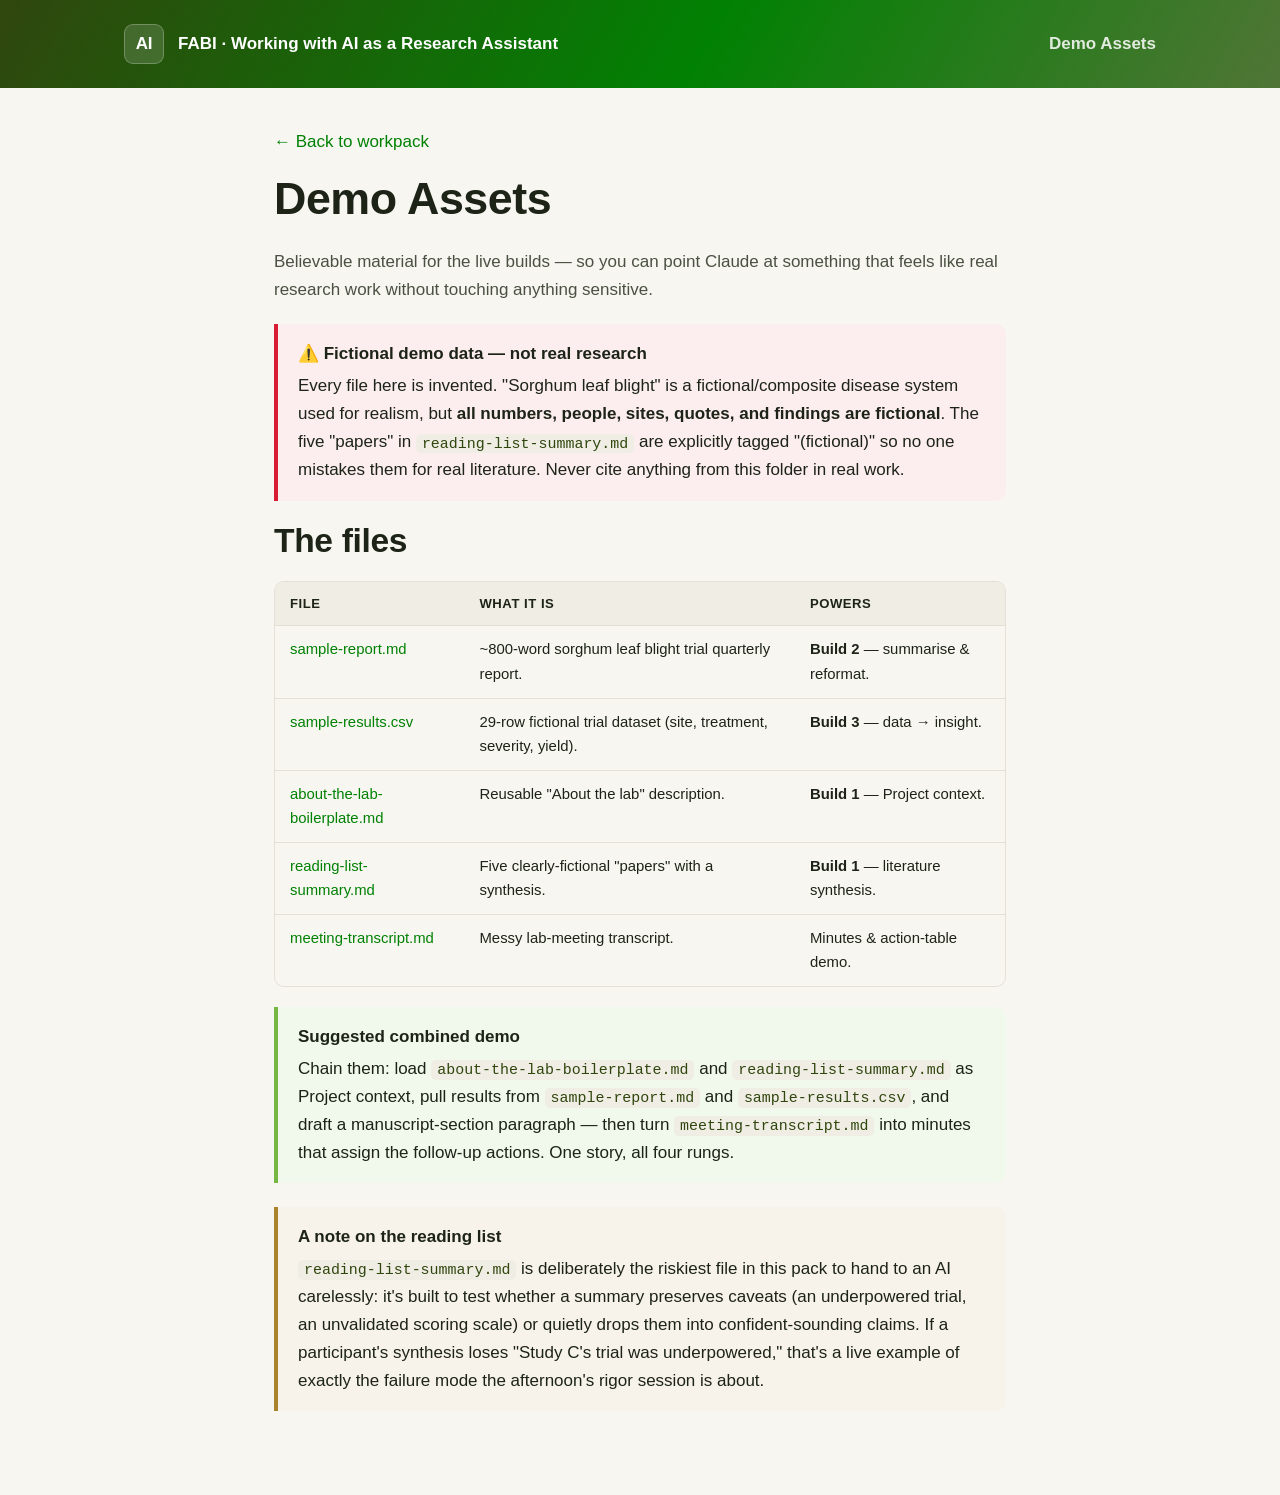
<file: demo-assets/README.html>
<!DOCTYPE html>
<html lang="en">
<head>
<meta charset="utf-8">
<meta name="viewport" content="width=device-width, initial-scale=1">
<title>Working with AI as a Research Assistant — Demo Assets</title>
<link rel="stylesheet" href="../assets/theme.css">
</head>
<body>

<header class="masthead">
  <div class="container" style="padding:1.5rem 24px; display:flex; align-items:center; gap:14px;">
    <div class="brandmark"><span class="logo">AI</span> FABI · Working with AI as a Research Assistant</div>
    <span style="margin-left:auto; opacity:.85; font-weight:600;">Demo Assets</span>
  </div>
</header>

<main class="container narrow" style="padding:2.5rem 24px 4rem;">
  <p><a href="../index.html">← Back to workpack</a></p>
  <h1>Demo Assets</h1>
  <p class="soft">Believable material for the live builds — so you can point Claude at something that feels like real research work without touching anything sensitive.</p>

  <div class="callout callout-danger">
    <div class="callout-title">⚠️ Fictional demo data — not real research</div>
    <p>Every file here is invented. "Sorghum leaf blight" is a fictional/composite disease system used for realism, but <strong>all numbers, people, sites, quotes, and findings are fictional</strong>. The five "papers" in <code>reading-list-summary.md</code> are explicitly tagged "(fictional)" so no one mistakes them for real literature. Never cite anything from this folder in real work.</p>
  </div>

  <h2>The files</h2>
  <div class="table-wrap">
    <table>
      <thead><tr><th>File</th><th>What it is</th><th>Powers</th></tr></thead>
      <tbody>
        <tr><td><a href="sample-report.md">sample-report.md</a></td><td>~800-word sorghum leaf blight trial quarterly report.</td><td><strong>Build 2</strong> — summarise &amp; reformat.</td></tr>
        <tr><td><a href="sample-results.csv">sample-results.csv</a></td><td>29-row fictional trial dataset (site, treatment, severity, yield).</td><td><strong>Build 3</strong> — data → insight.</td></tr>
        <tr><td><a href="about-the-lab-boilerplate.md">about-the-lab-boilerplate.md</a></td><td>Reusable "About the lab" description.</td><td><strong>Build 1</strong> — Project context.</td></tr>
        <tr><td><a href="reading-list-summary.md">reading-list-summary.md</a></td><td>Five clearly-fictional "papers" with a synthesis.</td><td><strong>Build 1</strong> — literature synthesis.</td></tr>
        <tr><td><a href="meeting-transcript.md">meeting-transcript.md</a></td><td>Messy lab-meeting transcript.</td><td>Minutes &amp; action-table demo.</td></tr>
      </tbody>
    </table>
  </div>

  <div class="callout callout-tip">
    <div class="callout-title">Suggested combined demo</div>
    <p>Chain them: load <code>about-the-lab-boilerplate.md</code> and <code>reading-list-summary.md</code> as Project context, pull results from <code>sample-report.md</code> and <code>sample-results.csv</code>, and draft a manuscript-section paragraph — then turn <code>meeting-transcript.md</code> into minutes that assign the follow-up actions. One story, all four rungs.</p>
  </div>

  <div class="callout callout-warn" style="margin-top:1.5rem">
    <div class="callout-title">A note on the reading list</div>
    <p><code>reading-list-summary.md</code> is deliberately the riskiest file in this pack to hand to an AI carelessly: it's built to test whether a summary preserves caveats (an underpowered trial, an unvalidated scoring scale) or quietly drops them into confident-sounding claims. If a participant's synthesis loses "Study C's trial was underpowered," that's a live example of exactly the failure mode the afternoon's rigor session is about.</p>
  </div>
</main>

</body>
</html>
</file>
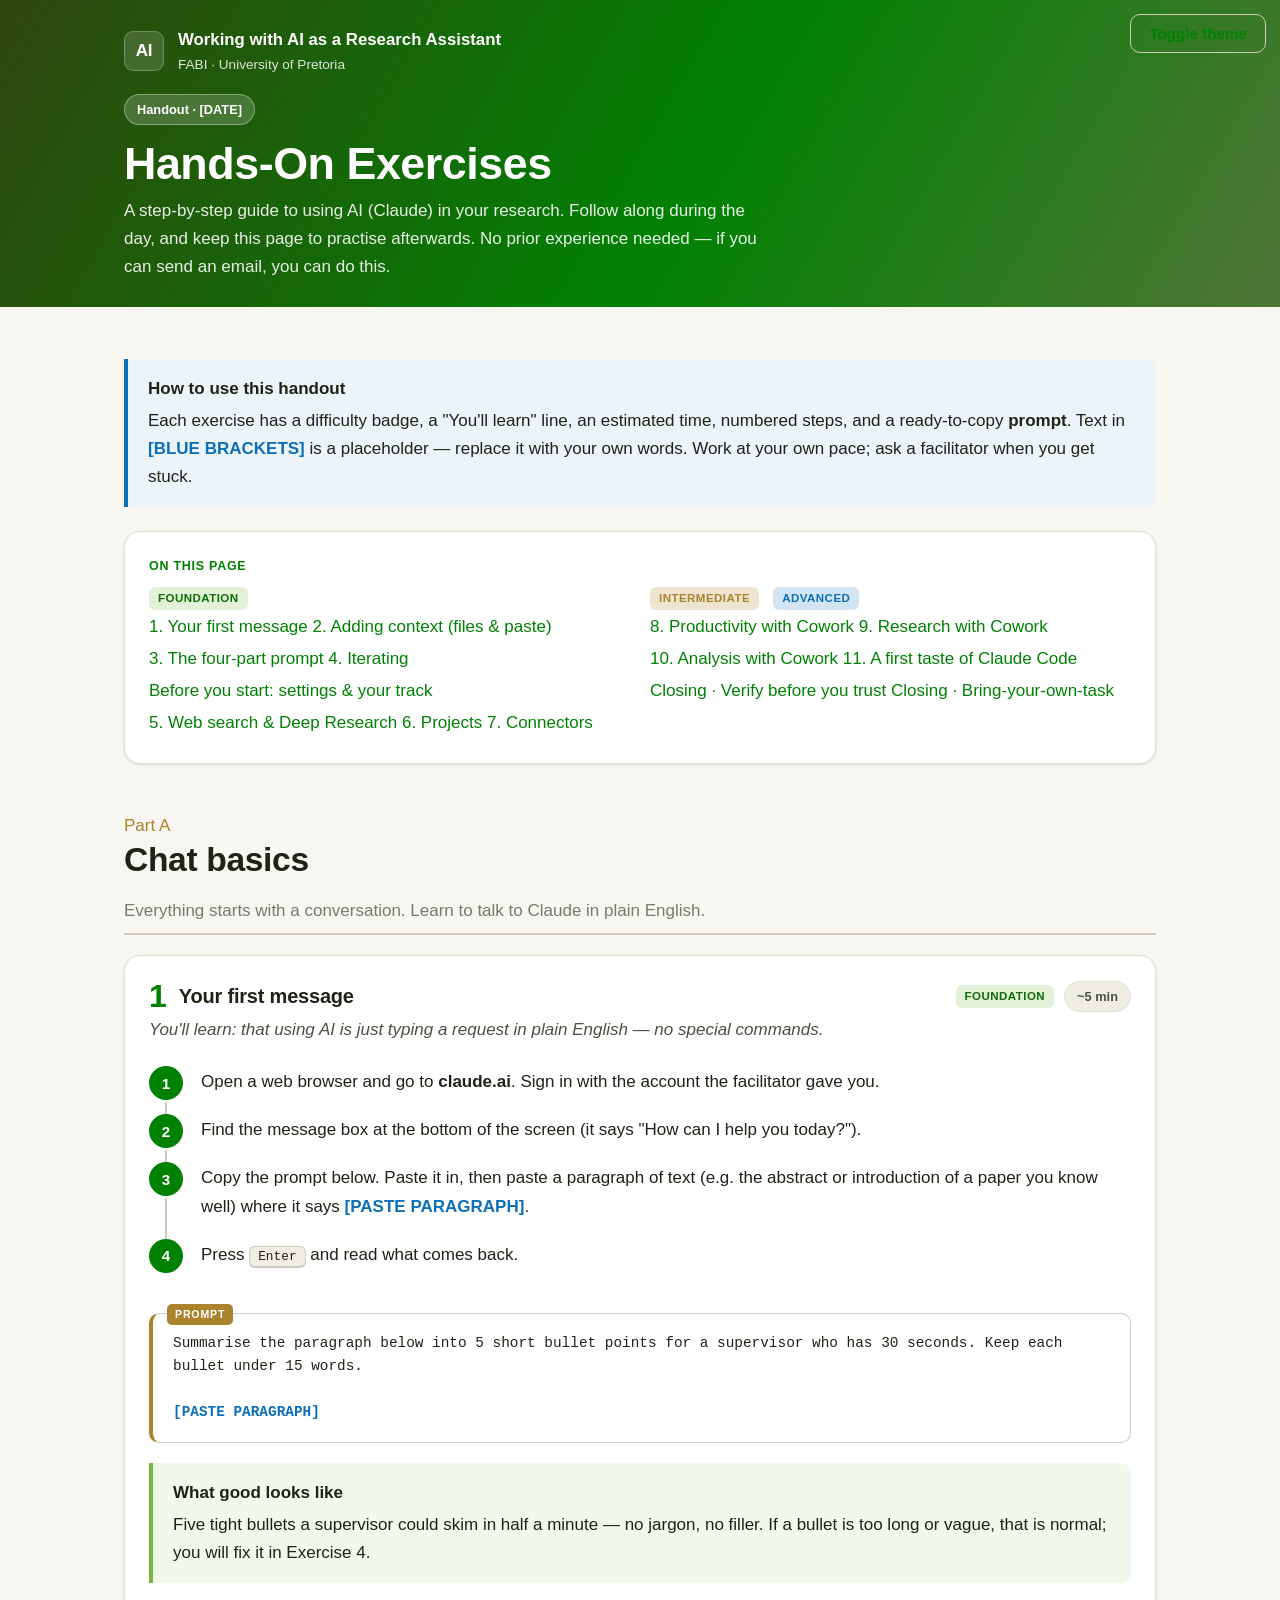
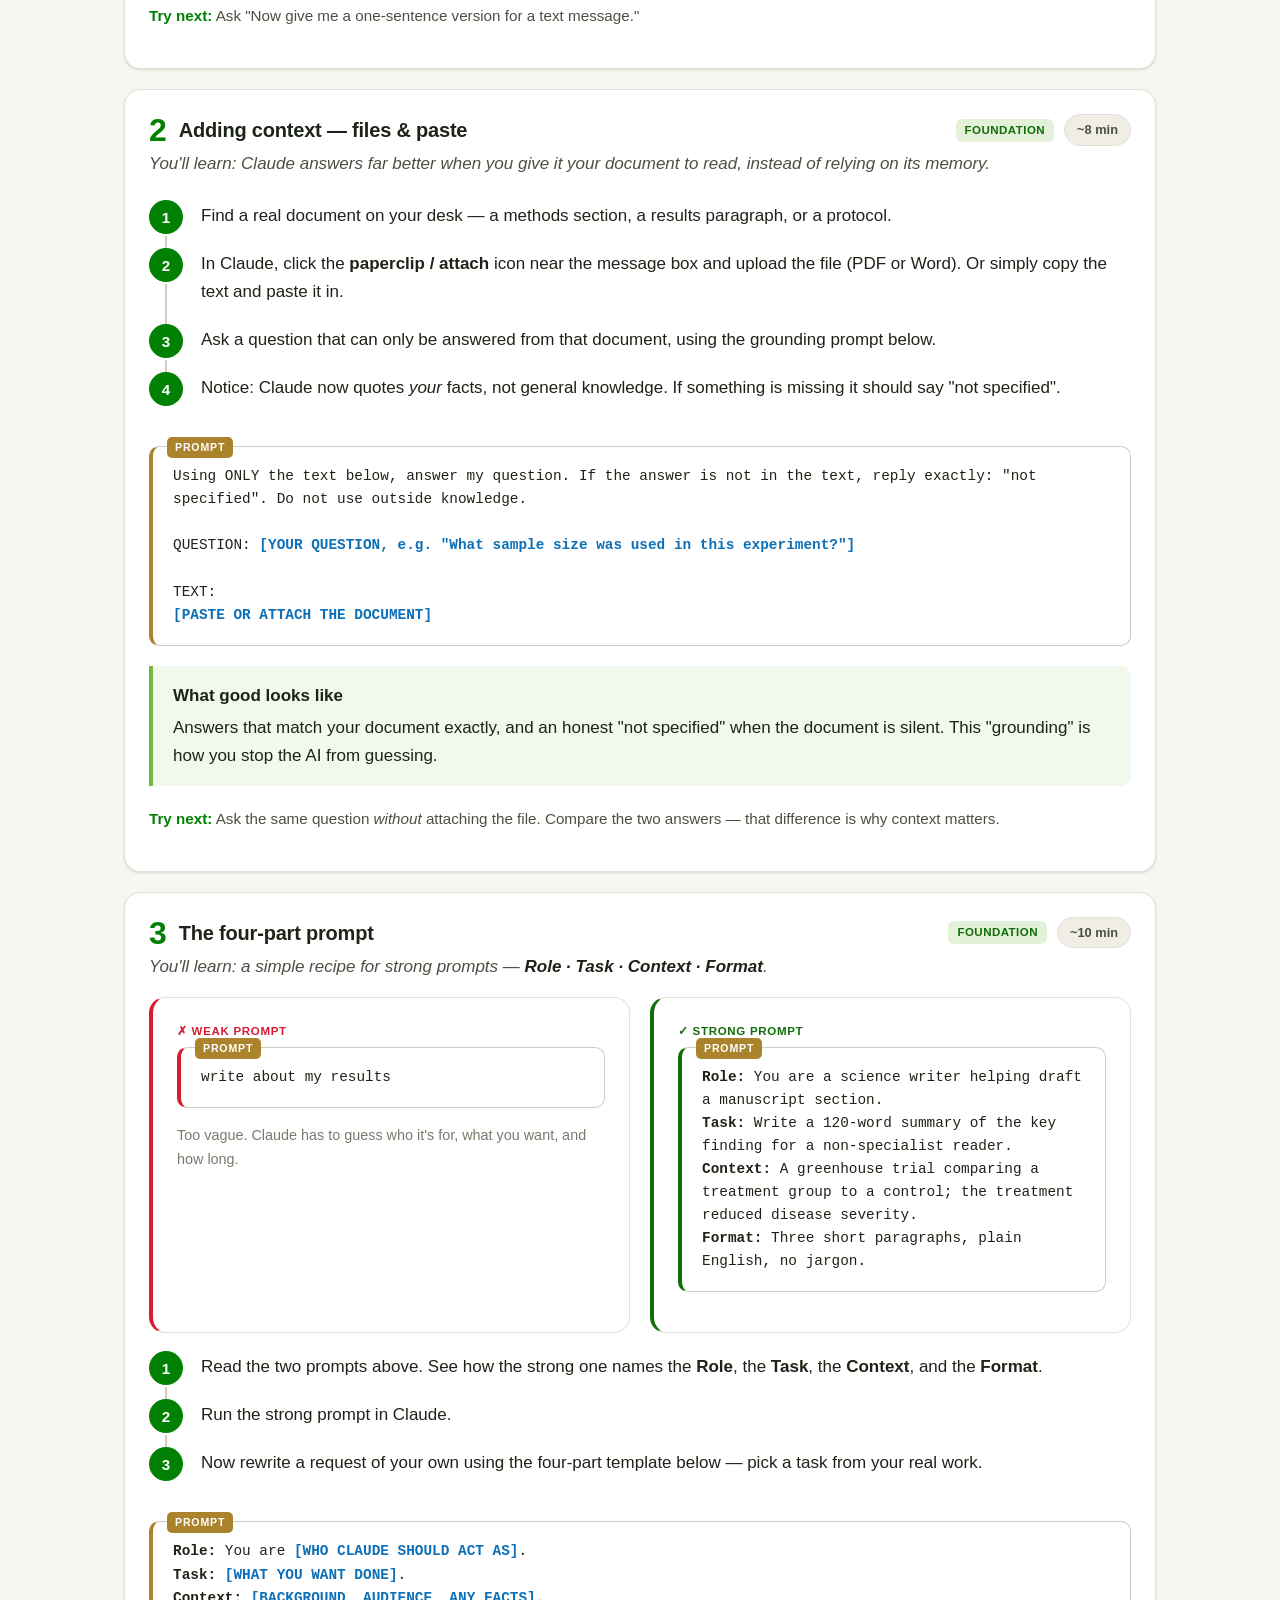
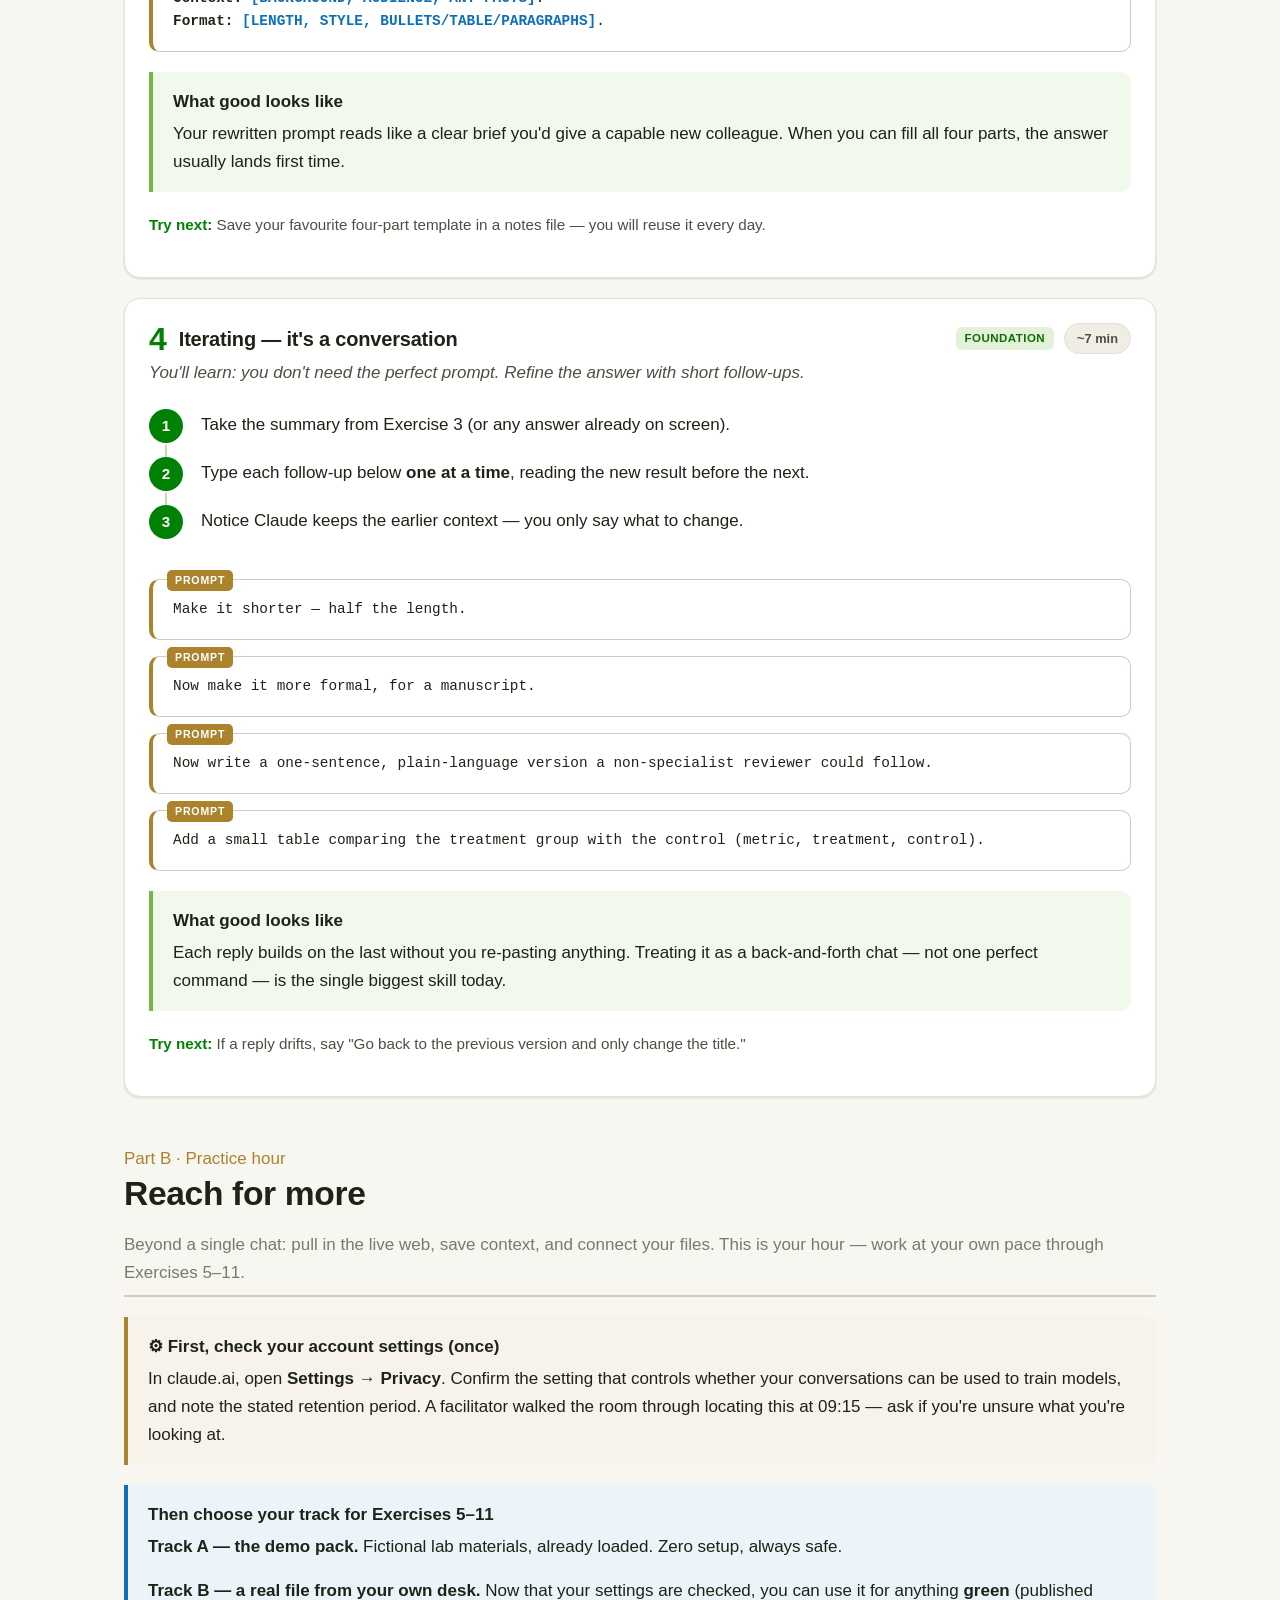
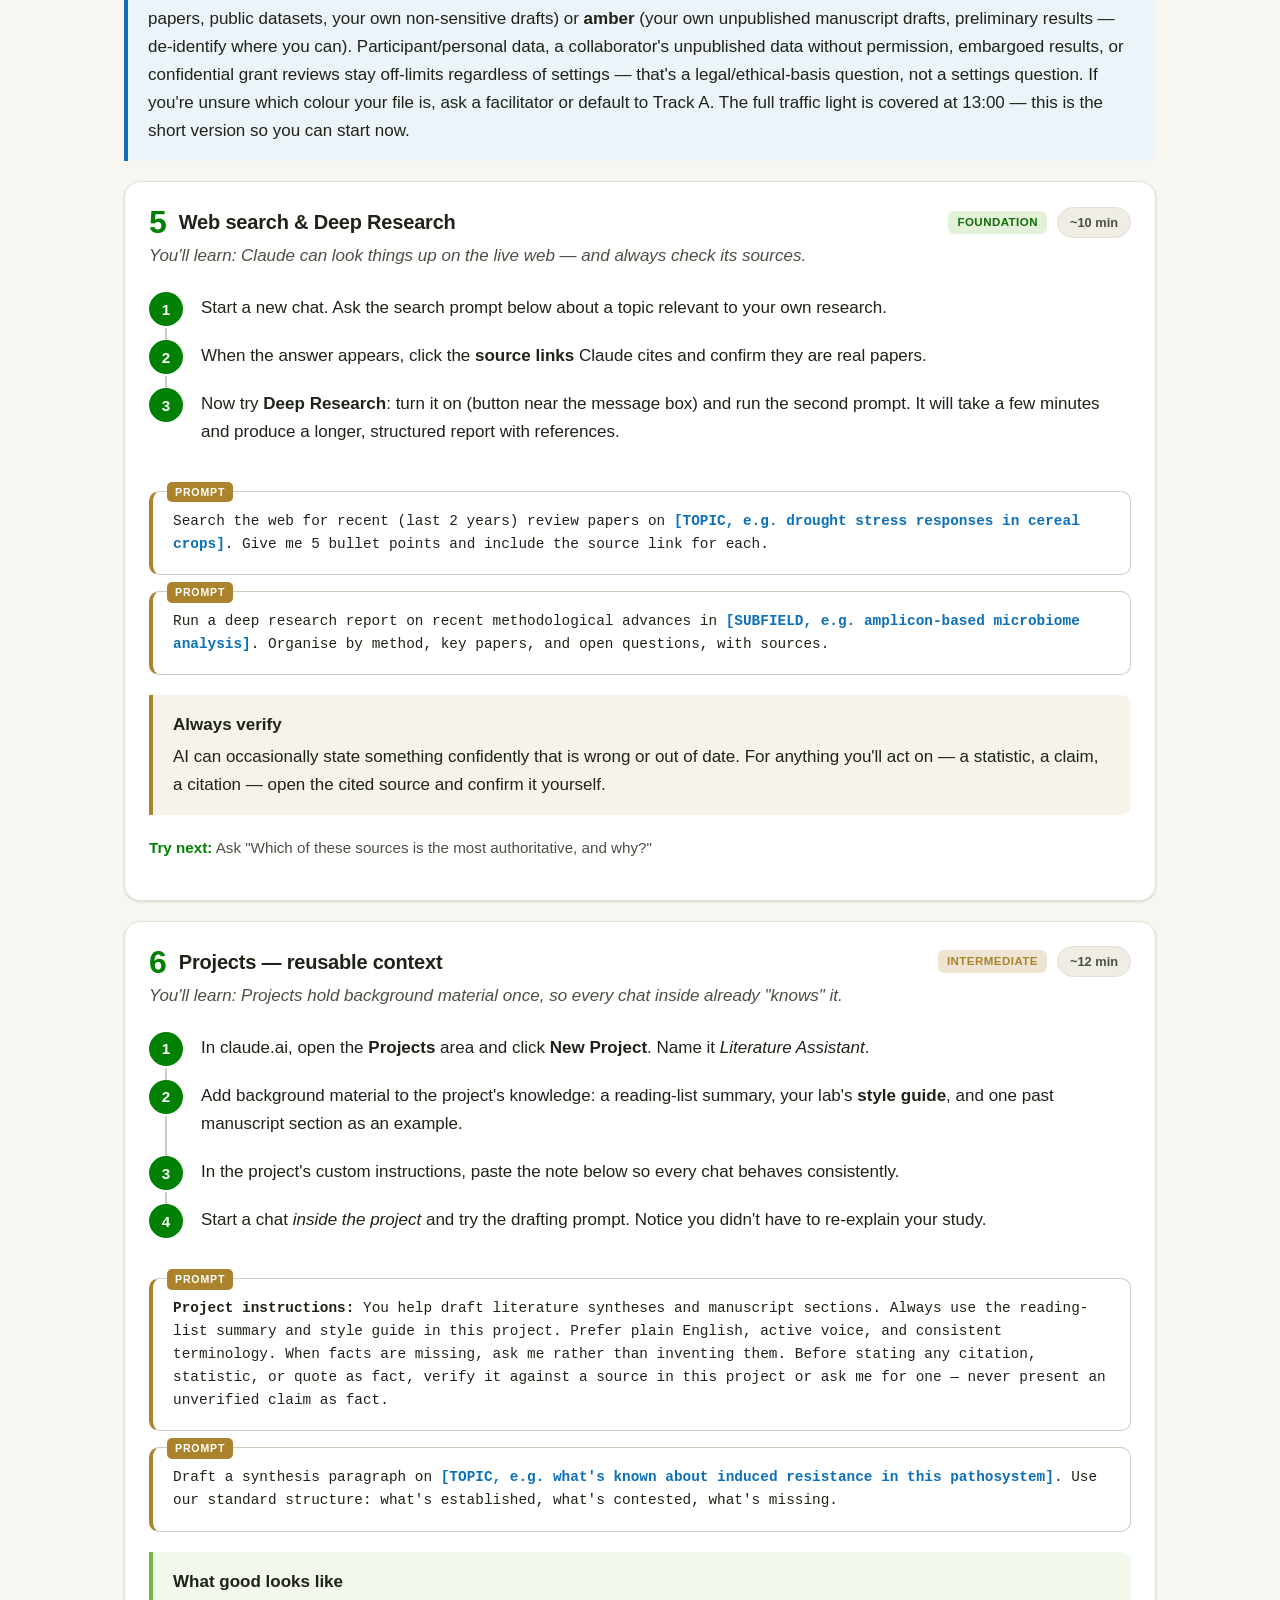
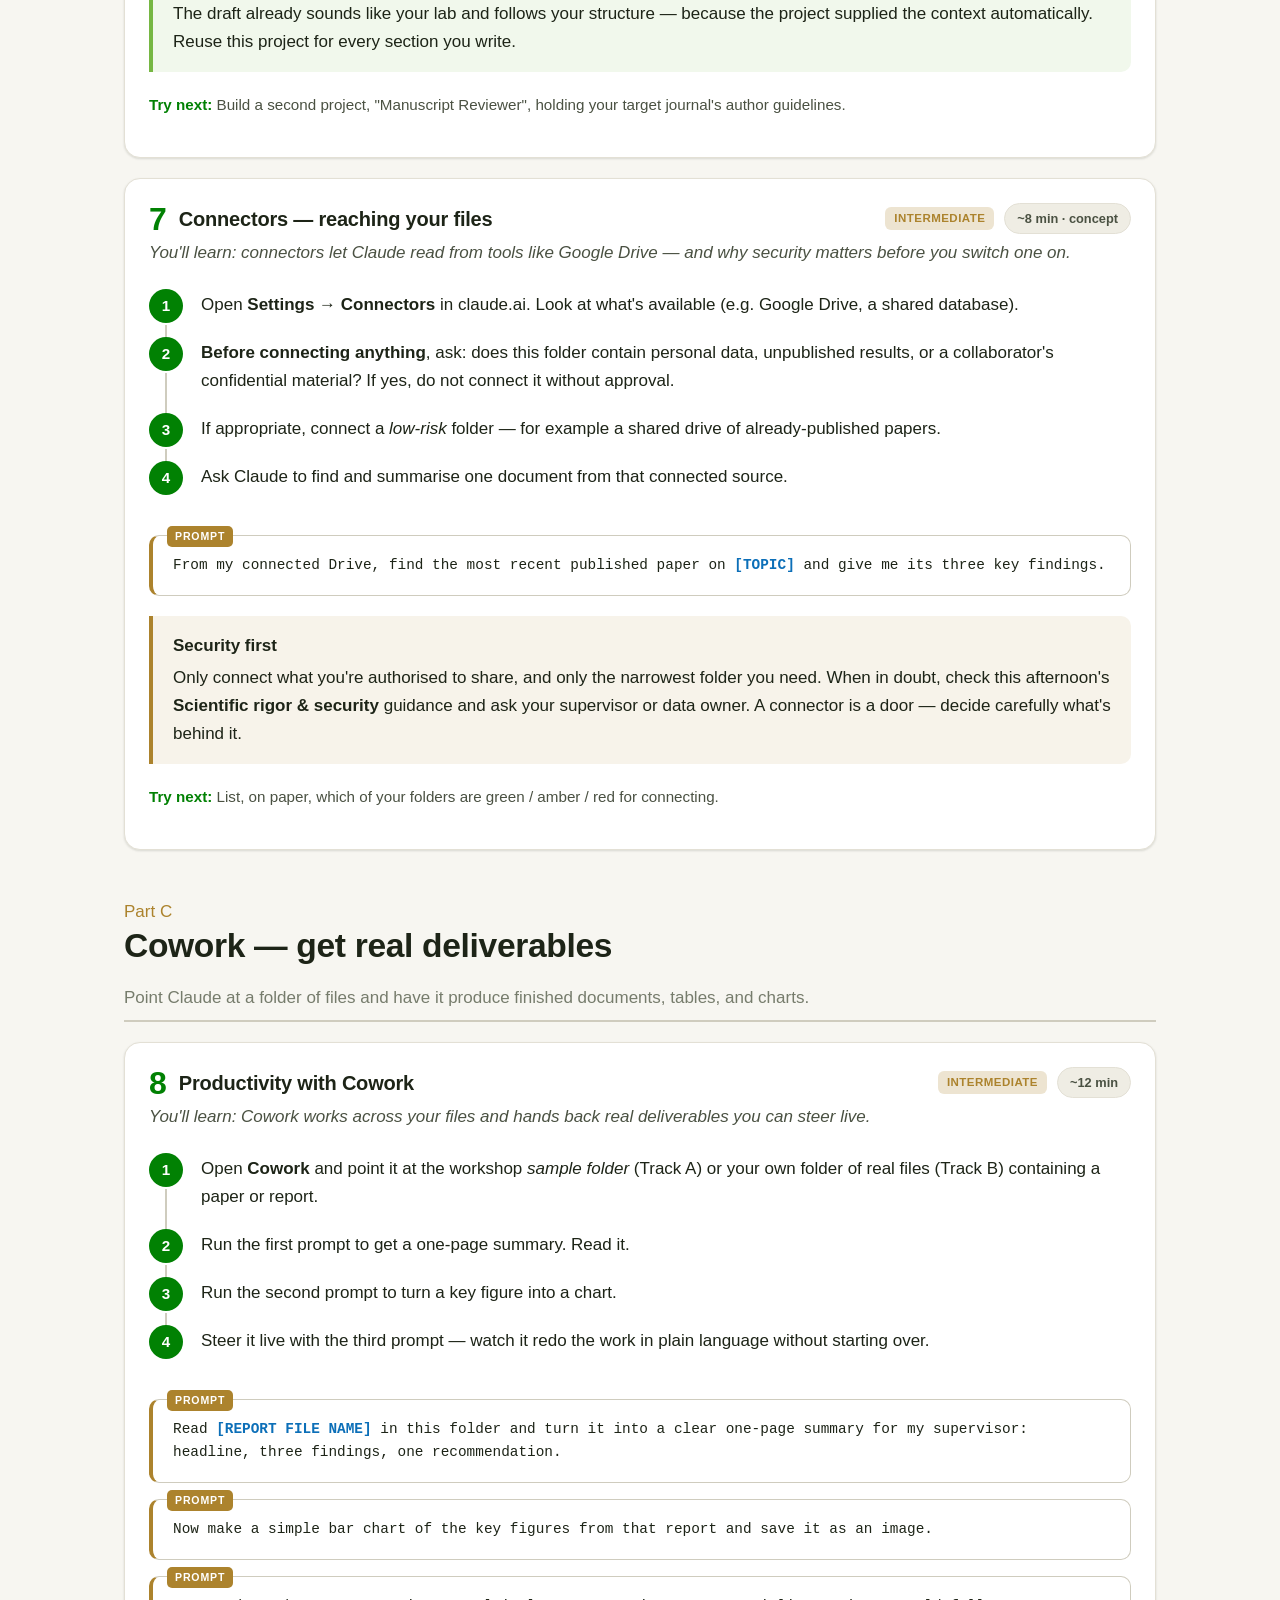
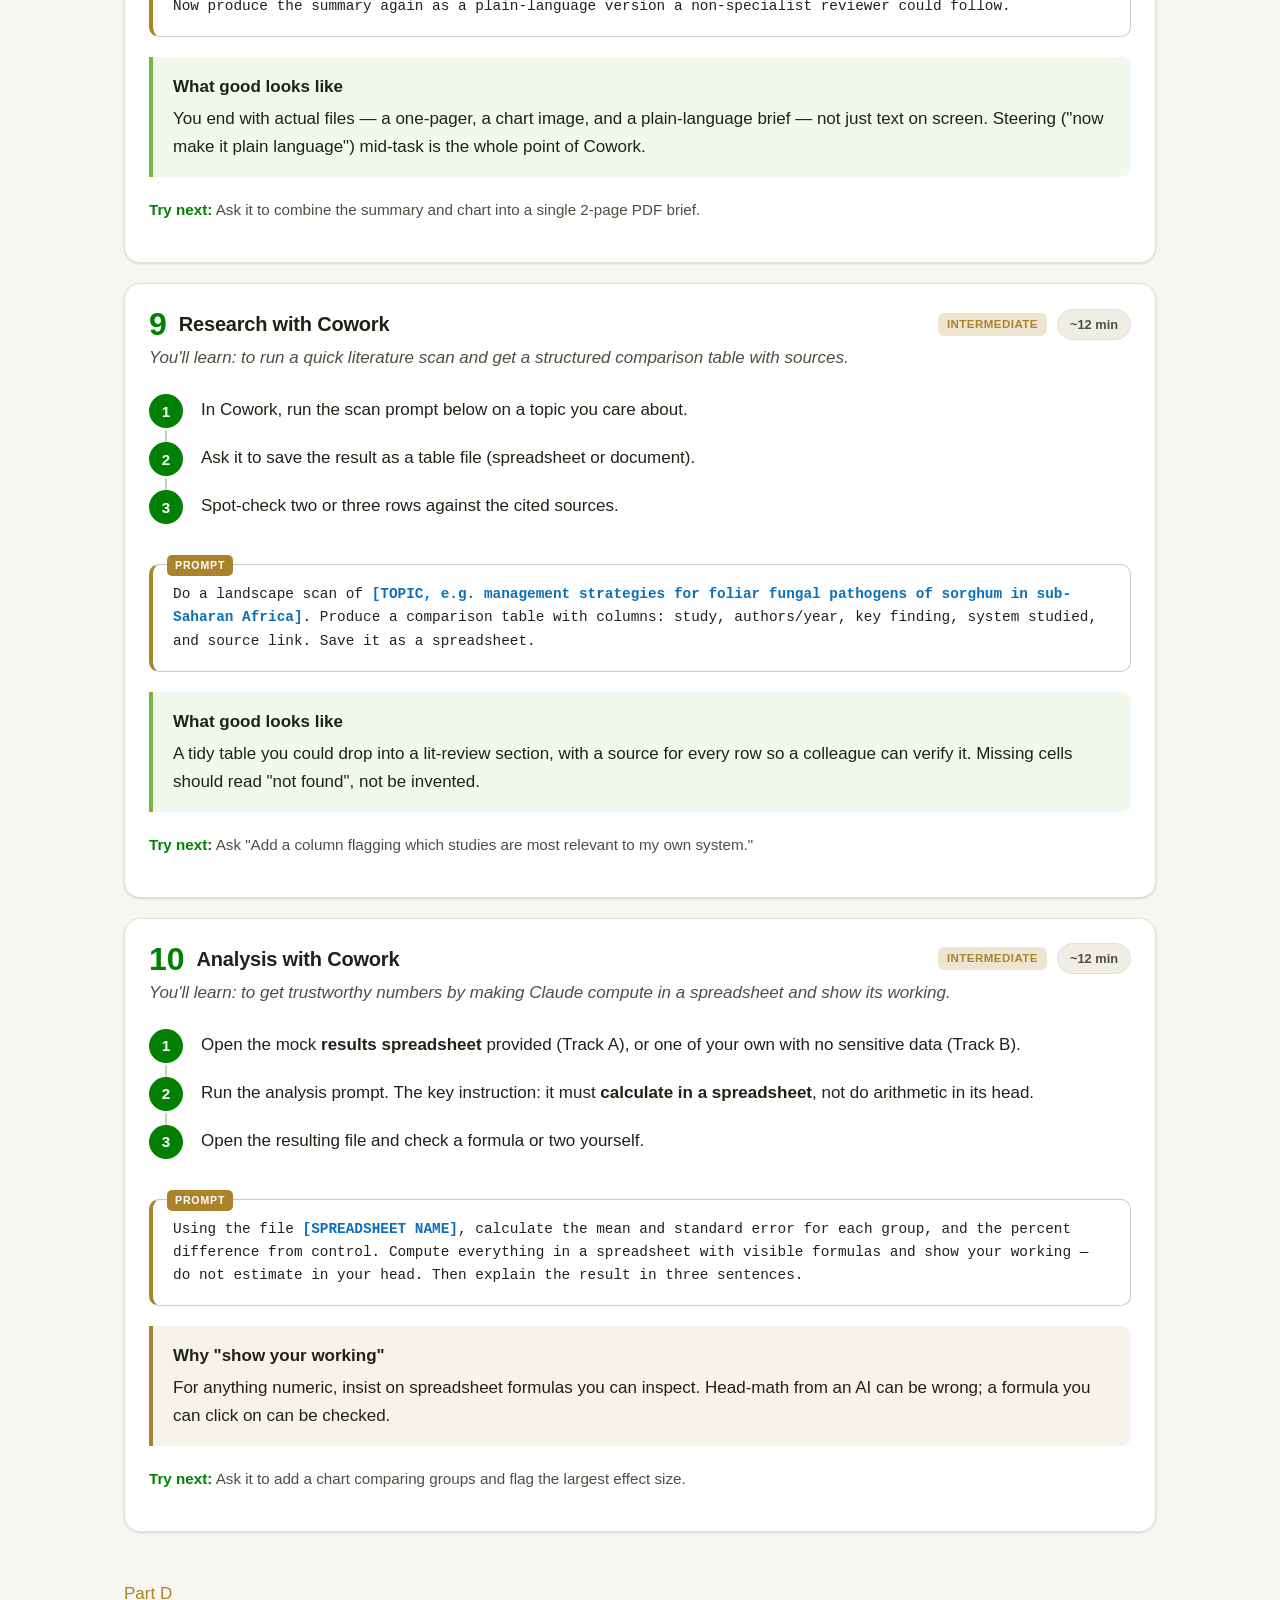
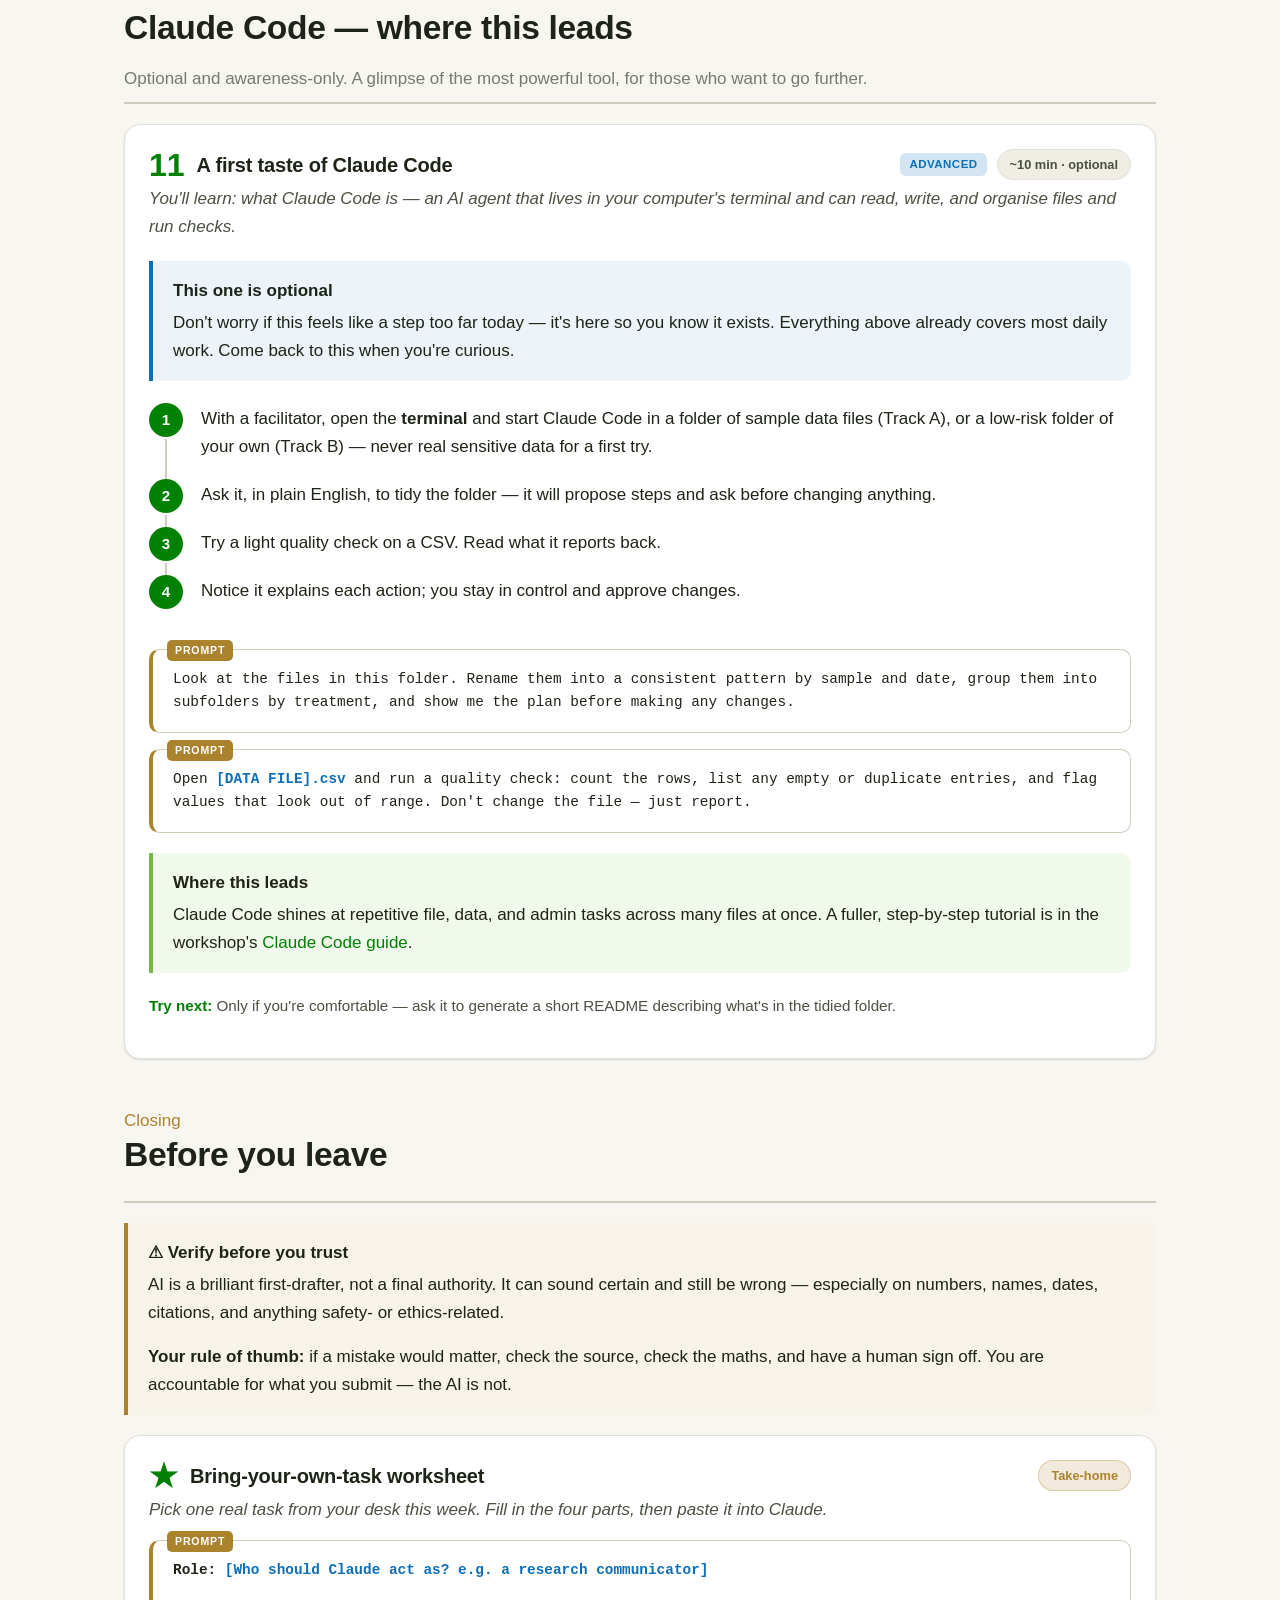
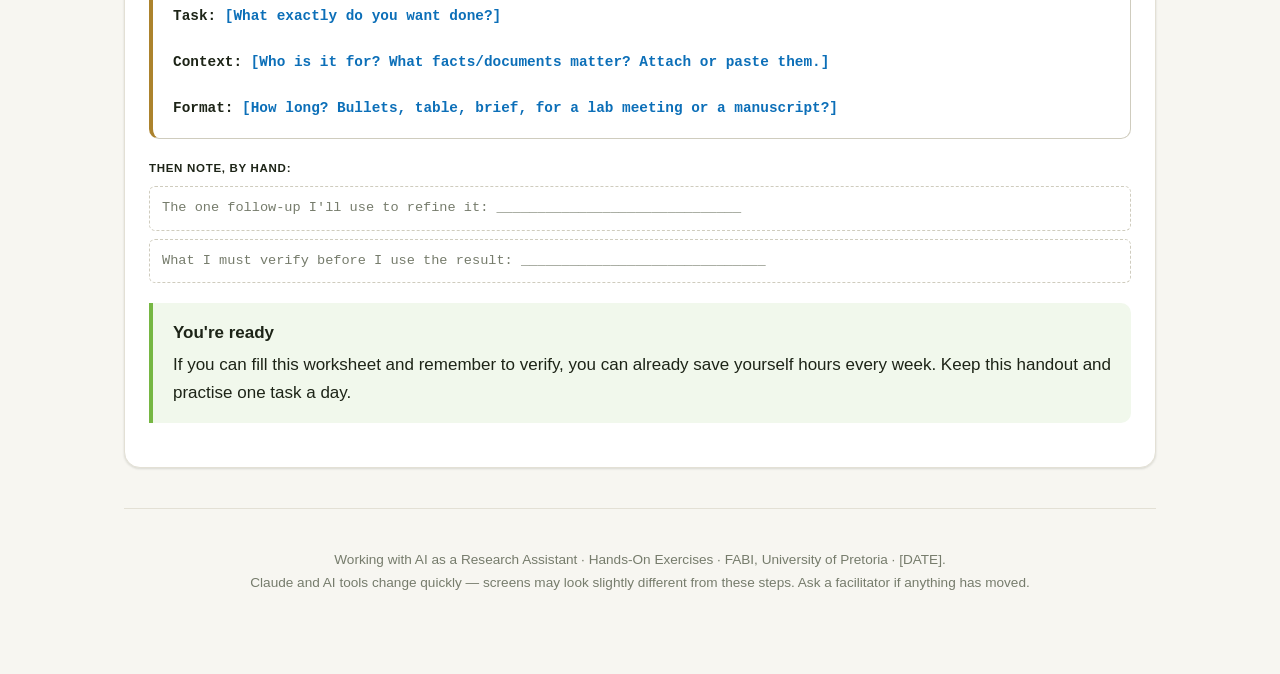
<file: exercises/hands-on-exercises.html>
<!doctype html>
<html lang="en">
<head>
<meta charset="utf-8">
<meta name="viewport" content="width=device-width, initial-scale=1">
<title>Working with AI as a Research Assistant — Hands-On Exercises</title>
<link rel="stylesheet" href="../assets/theme.css">
<style>
  /* Page-specific touches only — colours/tokens come from theme.css */
  .ex-head { display: flex; flex-wrap: wrap; align-items: center; gap: 10px; margin-bottom: 4px; }
  .ex-head h3 { margin: 0; flex: 1 1 240px; }
  .ex-num { font-size: 2rem; font-weight: 800; color: var(--brand); line-height: 1; margin-right: 2px; }
  .learn { color: var(--text-soft); font-style: italic; margin: .25rem 0 1rem; }
  .part-head { margin: 3rem 0 1.25rem; padding-bottom: .5rem; border-bottom: 2px solid var(--border-strong); }
  .part-head .kicker { color: var(--gold); }
  section.card { scroll-margin-top: 20px; }
  .stretch { margin-top: 1rem; font-size: .95rem; color: var(--text-soft); }
  .stretch strong { color: var(--brand); }
  .toc a { display: inline-block; margin: 2px 0; }
  .weak { border-left: 4px solid var(--up-red); }
  .strong-b { border-left: 4px solid var(--fabi-deep); }
  .mini-label { font-size: .72rem; font-weight: 800; letter-spacing: .06em; text-transform: uppercase; margin-bottom: 6px; }
  .fill-line { border: 1px dashed var(--border-strong); border-radius: var(--r-sm); padding: 10px 12px; margin: 8px 0; color: var(--text-mute); font-family: var(--font-mono); font-size: .85rem; }
  .theme-toggle { position: fixed; top: 14px; right: 14px; z-index: 50; }
  @media print { .theme-toggle, .toc-wrap { display: none !important; } }
</style>
</head>
<body>

<button class="btn btn-ghost theme-toggle no-print" onclick="(function(){var r=document.documentElement;var d=r.getAttribute('data-theme')==='dark';r.setAttribute('data-theme',d?'light':'dark');})()">Toggle theme</button>

<!-- ===== Masthead ===== -->
<header class="masthead">
  <div class="container" style="padding-top:26px;padding-bottom:26px;">
    <div class="brandmark">
      <div class="logo">AI</div>
      <div>
        <div style="font-size:1.05rem;">Working with AI as a Research Assistant</div>
        <div style="font-weight:500;opacity:.85;font-size:.85rem;">FABI &middot; University of Pretoria</div>
      </div>
    </div>
    <div style="margin-top:18px;">
      <div class="chip chip-gold" style="background:rgba(255,255,255,.18);color:#fff;border-color:rgba(255,255,255,.35);">Handout &middot; [DATE]</div>
      <h1 style="color:#fff;margin:12px 0 6px;">Hands-On Exercises</h1>
      <p style="color:rgba(255,255,255,.9);max-width:640px;margin:0;">A step-by-step guide to using AI (Claude) in your research. Follow along during the day, and keep this page to practise afterwards. No prior experience needed — if you can send an email, you can do this.</p>
    </div>
  </div>
</header>

<main class="container" style="padding-top:32px;padding-bottom:64px;">

  <!-- ===== How to use ===== -->
  <div class="callout callout-info">
    <div class="callout-title">How to use this handout</div>
    <p>Each exercise has a difficulty badge, a "You'll learn" line, an estimated time, numbered steps, and a ready-to-copy <strong>prompt</strong>. Text in <span style="color:var(--up-blue);font-weight:700;">[BLUE BRACKETS]</span> is a placeholder — replace it with your own words. Work at your own pace; ask a facilitator when you get stuck.</p>
  </div>

  <!-- ===== Table of contents ===== -->
  <div class="card toc-wrap no-print" style="margin:1.5rem 0;">
    <div class="kicker">On this page</div>
    <div class="grid grid-2 toc">
      <div class="stack" style="gap:0;">
        <div><span class="badge badge-fdn">Foundation</span></div>
        <a href="#ex1">1. Your first message</a>
        <a href="#ex2">2. Adding context (files &amp; paste)</a>
        <a href="#ex3">3. The four-part prompt</a>
        <a href="#ex4">4. Iterating</a>
        <a href="#practice-setup">Before you start: settings &amp; your track</a>
        <a href="#ex5">5. Web search &amp; Deep Research</a>
        <a href="#ex6">6. Projects</a>
        <a href="#ex7">7. Connectors</a>
      </div>
      <div class="stack" style="gap:0;">
        <div><span class="badge badge-int">Intermediate</span> &nbsp; <span class="badge badge-adv">Advanced</span></div>
        <a href="#ex8">8. Productivity with Cowork</a>
        <a href="#ex9">9. Research with Cowork</a>
        <a href="#ex10">10. Analysis with Cowork</a>
        <a href="#ex11">11. A first taste of Claude Code</a>
        <a href="#verify">Closing · Verify before you trust</a>
        <a href="#byot">Closing · Bring-your-own-task</a>
      </div>
    </div>
  </div>

  <!-- ============================================================= -->
  <!-- PART A -->
  <!-- ============================================================= -->
  <div class="part-head">
    <div class="kicker">Part A</div>
    <h2>Chat basics</h2>
    <p class="muted" style="margin:0;">Everything starts with a conversation. Learn to talk to Claude in plain English.</p>
  </div>

  <!-- Exercise 1 -->
  <section class="card" id="ex1">
    <div class="ex-head">
      <span class="ex-num">1</span>
      <h3>Your first message</h3>
      <span class="badge badge-fdn">Foundation</span>
      <span class="chip chip-plain">~5 min</span>
    </div>
    <p class="learn">You'll learn: that using AI is just typing a request in plain English — no special commands.</p>
    <ol class="steps">
      <li>Open a web browser and go to <strong>claude.ai</strong>. Sign in with the account the facilitator gave you.</li>
      <li>Find the message box at the bottom of the screen (it says "How can I help you today?").</li>
      <li>Copy the prompt below. Paste it in, then paste a paragraph of text (e.g. the abstract or introduction of a paper you know well) where it says <span style="color:var(--up-blue);font-weight:700;">[PASTE PARAGRAPH]</span>.</li>
      <li>Press <span class="kbd">Enter</span> and read what comes back.</li>
    </ol>
    <div class="prompt">Summarise the paragraph below into 5 short bullet points for a supervisor who has 30 seconds. Keep each bullet under 15 words.

<span class="ph">[PASTE PARAGRAPH]</span></div>
    <div class="callout callout-tip">
      <div class="callout-title">What good looks like</div>
      <p>Five tight bullets a supervisor could skim in half a minute — no jargon, no filler. If a bullet is too long or vague, that is normal; you will fix it in Exercise 4.</p>
    </div>
    <p class="stretch"><strong>Try next:</strong> Ask "Now give me a one-sentence version for a text message."</p>
  </section>

  <!-- Exercise 2 -->
  <section class="card" id="ex2" style="margin-top:20px;">
    <div class="ex-head">
      <span class="ex-num">2</span>
      <h3>Adding context — files &amp; paste</h3>
      <span class="badge badge-fdn">Foundation</span>
      <span class="chip chip-plain">~8 min</span>
    </div>
    <p class="learn">You'll learn: Claude answers far better when you give it your document to read, instead of relying on its memory.</p>
    <ol class="steps">
      <li>Find a real document on your desk — a methods section, a results paragraph, or a protocol.</li>
      <li>In Claude, click the <strong>paperclip / attach</strong> icon near the message box and upload the file (PDF or Word). Or simply copy the text and paste it in.</li>
      <li>Ask a question that can only be answered from that document, using the grounding prompt below.</li>
      <li>Notice: Claude now quotes <em>your</em> facts, not general knowledge. If something is missing it should say "not specified".</li>
    </ol>
    <div class="prompt">Using ONLY the text below, answer my question. If the answer is not in the text, reply exactly: "not specified". Do not use outside knowledge.

QUESTION: <span class="ph">[YOUR QUESTION, e.g. "What sample size was used in this experiment?"]</span>

TEXT:
<span class="ph">[PASTE OR ATTACH THE DOCUMENT]</span></div>
    <div class="callout callout-tip">
      <div class="callout-title">What good looks like</div>
      <p>Answers that match your document exactly, and an honest "not specified" when the document is silent. This "grounding" is how you stop the AI from guessing.</p>
    </div>
    <p class="stretch"><strong>Try next:</strong> Ask the same question <em>without</em> attaching the file. Compare the two answers — that difference is why context matters.</p>
  </section>

  <!-- Exercise 3 -->
  <section class="card" id="ex3" style="margin-top:20px;">
    <div class="ex-head">
      <span class="ex-num">3</span>
      <h3>The four-part prompt</h3>
      <span class="badge badge-fdn">Foundation</span>
      <span class="chip chip-plain">~10 min</span>
    </div>
    <p class="learn">You'll learn: a simple recipe for strong prompts — <strong>Role &middot; Task &middot; Context &middot; Format</strong>.</p>
    <div class="grid grid-2">
      <div class="card weak" style="box-shadow:none;">
        <div class="mini-label" style="color:var(--up-red);">✗ Weak prompt</div>
        <div class="prompt" style="border-left-color:var(--up-red);margin-top:0;">write about my results</div>
        <p class="muted" style="margin:0;font-size:.9rem;">Too vague. Claude has to guess who it's for, what you want, and how long.</p>
      </div>
      <div class="card strong-b" style="box-shadow:none;">
        <div class="mini-label" style="color:var(--fabi-deep);">✓ Strong prompt</div>
        <div class="prompt" style="border-left-color:var(--fabi-deep);margin-top:0;"><strong>Role:</strong> You are a science writer helping draft a manuscript section.
<strong>Task:</strong> Write a 120-word summary of the key finding for a non-specialist reader.
<strong>Context:</strong> A greenhouse trial comparing a treatment group to a control; the treatment reduced disease severity.
<strong>Format:</strong> Three short paragraphs, plain English, no jargon.</div>
      </div>
    </div>
    <ol class="steps" style="margin-top:1.25rem;">
      <li>Read the two prompts above. See how the strong one names the <strong>Role</strong>, the <strong>Task</strong>, the <strong>Context</strong>, and the <strong>Format</strong>.</li>
      <li>Run the strong prompt in Claude.</li>
      <li>Now rewrite a request of your own using the four-part template below — pick a task from your real work.</li>
    </ol>
    <div class="prompt"><strong>Role:</strong> You are <span class="ph">[WHO CLAUDE SHOULD ACT AS]</span>.
<strong>Task:</strong> <span class="ph">[WHAT YOU WANT DONE]</span>.
<strong>Context:</strong> <span class="ph">[BACKGROUND, AUDIENCE, ANY FACTS]</span>.
<strong>Format:</strong> <span class="ph">[LENGTH, STYLE, BULLETS/TABLE/PARAGRAPHS]</span>.</div>
    <div class="callout callout-tip">
      <div class="callout-title">What good looks like</div>
      <p>Your rewritten prompt reads like a clear brief you'd give a capable new colleague. When you can fill all four parts, the answer usually lands first time.</p>
    </div>
    <p class="stretch"><strong>Try next:</strong> Save your favourite four-part template in a notes file — you will reuse it every day.</p>
  </section>

  <!-- Exercise 4 -->
  <section class="card" id="ex4" style="margin-top:20px;">
    <div class="ex-head">
      <span class="ex-num">4</span>
      <h3>Iterating — it's a conversation</h3>
      <span class="badge badge-fdn">Foundation</span>
      <span class="chip chip-plain">~7 min</span>
    </div>
    <p class="learn">You'll learn: you don't need the perfect prompt. Refine the answer with short follow-ups.</p>
    <ol class="steps">
      <li>Take the summary from Exercise 3 (or any answer already on screen).</li>
      <li>Type each follow-up below <strong>one at a time</strong>, reading the new result before the next.</li>
      <li>Notice Claude keeps the earlier context — you only say what to change.</li>
    </ol>
    <div class="prompt">Make it shorter — half the length.</div>
    <div class="prompt">Now make it more formal, for a manuscript.</div>
    <div class="prompt">Now write a one-sentence, plain-language version a non-specialist reviewer could follow.</div>
    <div class="prompt">Add a small table comparing the treatment group with the control (metric, treatment, control).</div>
    <div class="callout callout-tip">
      <div class="callout-title">What good looks like</div>
      <p>Each reply builds on the last without you re-pasting anything. Treating it as a back-and-forth chat — not one perfect command — is the single biggest skill today.</p>
    </div>
    <p class="stretch"><strong>Try next:</strong> If a reply drifts, say "Go back to the previous version and only change the title."</p>
  </section>

  <!-- ============================================================= -->
  <!-- PART B -->
  <!-- ============================================================= -->
  <div class="part-head">
    <div class="kicker">Part B · Practice hour</div>
    <h2>Reach for more</h2>
    <p class="muted" style="margin:0;">Beyond a single chat: pull in the live web, save context, and connect your files. This is your hour — work at your own pace through Exercises 5–11.</p>
  </div>

  <!-- Practice hour setup -->
  <section id="practice-setup" style="margin-top:1.25rem;">
    <div class="callout callout-warn">
      <div class="callout-title">⚙ First, check your account settings (once)</div>
      <p>In claude.ai, open <strong>Settings → Privacy</strong>. Confirm the setting that controls whether your conversations can be used to train models, and note the stated retention period. A facilitator walked the room through locating this at 09:15 — ask if you're unsure what you're looking at.</p>
    </div>
    <div class="callout callout-info" style="margin-top:1rem">
      <div class="callout-title">Then choose your track for Exercises 5–11</div>
      <p><strong>Track A — the demo pack.</strong> Fictional lab materials, already loaded. Zero setup, always safe.</p>
      <p><strong>Track B — a real file from your own desk.</strong> Now that your settings are checked, you can use it for anything <strong>green</strong> (published papers, public datasets, your own non-sensitive drafts) or <strong>amber</strong> (your own unpublished manuscript drafts, preliminary results — de-identify where you can). Participant/personal data, a collaborator's unpublished data without permission, embargoed results, or confidential grant reviews stay off-limits regardless of settings — that's a legal/ethical-basis question, not a settings question. If you're unsure which colour your file is, ask a facilitator or default to Track A. The full traffic light is covered at 13:00 — this is the short version so you can start now.</p>
    </div>
  </section>

  <!-- Exercise 5 -->
  <section class="card" id="ex5" style="margin-top:20px;">
    <div class="ex-head">
      <span class="ex-num">5</span>
      <h3>Web search &amp; Deep Research</h3>
      <span class="badge badge-fdn">Foundation</span>
      <span class="chip chip-plain">~10 min</span>
    </div>
    <p class="learn">You'll learn: Claude can look things up on the live web — and always check its sources.</p>
    <ol class="steps">
      <li>Start a new chat. Ask the search prompt below about a topic relevant to your own research.</li>
      <li>When the answer appears, click the <strong>source links</strong> Claude cites and confirm they are real papers.</li>
      <li>Now try <strong>Deep Research</strong>: turn it on (button near the message box) and run the second prompt. It will take a few minutes and produce a longer, structured report with references.</li>
    </ol>
    <div class="prompt">Search the web for recent (last 2 years) review papers on <span class="ph">[TOPIC, e.g. drought stress responses in cereal crops]</span>. Give me 5 bullet points and include the source link for each.</div>
    <div class="prompt">Run a deep research report on recent methodological advances in <span class="ph">[SUBFIELD, e.g. amplicon-based microbiome analysis]</span>. Organise by method, key papers, and open questions, with sources.</div>
    <div class="callout callout-warn">
      <div class="callout-title">Always verify</div>
      <p>AI can occasionally state something confidently that is wrong or out of date. For anything you'll act on — a statistic, a claim, a citation — open the cited source and confirm it yourself.</p>
    </div>
    <p class="stretch"><strong>Try next:</strong> Ask "Which of these sources is the most authoritative, and why?"</p>
  </section>

  <!-- Exercise 6 -->
  <section class="card" id="ex6" style="margin-top:20px;">
    <div class="ex-head">
      <span class="ex-num">6</span>
      <h3>Projects — reusable context</h3>
      <span class="badge badge-int">Intermediate</span>
      <span class="chip chip-plain">~12 min</span>
    </div>
    <p class="learn">You'll learn: Projects hold background material once, so every chat inside already "knows" it.</p>
    <ol class="steps">
      <li>In claude.ai, open the <strong>Projects</strong> area and click <strong>New Project</strong>. Name it <em>Literature Assistant</em>.</li>
      <li>Add background material to the project's knowledge: a reading-list summary, your lab's <strong>style guide</strong>, and one past manuscript section as an example.</li>
      <li>In the project's custom instructions, paste the note below so every chat behaves consistently.</li>
      <li>Start a chat <em>inside the project</em> and try the drafting prompt. Notice you didn't have to re-explain your study.</li>
    </ol>
    <div class="prompt"><strong>Project instructions:</strong> You help draft literature syntheses and manuscript sections. Always use the reading-list summary and style guide in this project. Prefer plain English, active voice, and consistent terminology. When facts are missing, ask me rather than inventing them. Before stating any citation, statistic, or quote as fact, verify it against a source in this project or ask me for one — never present an unverified claim as fact.</div>
    <div class="prompt">Draft a synthesis paragraph on <span class="ph">[TOPIC, e.g. what's known about induced resistance in this pathosystem]</span>. Use our standard structure: what's established, what's contested, what's missing.</div>
    <div class="callout callout-tip">
      <div class="callout-title">What good looks like</div>
      <p>The draft already sounds like your lab and follows your structure — because the project supplied the context automatically. Reuse this project for every section you write.</p>
    </div>
    <p class="stretch"><strong>Try next:</strong> Build a second project, "Manuscript Reviewer", holding your target journal's author guidelines.</p>
  </section>

  <!-- Exercise 7 -->
  <section class="card" id="ex7" style="margin-top:20px;">
    <div class="ex-head">
      <span class="ex-num">7</span>
      <h3>Connectors — reaching your files</h3>
      <span class="badge badge-int">Intermediate</span>
      <span class="chip chip-plain">~8 min &middot; concept</span>
    </div>
    <p class="learn">You'll learn: connectors let Claude read from tools like Google Drive — and why security matters before you switch one on.</p>
    <ol class="steps">
      <li>Open <strong>Settings &rarr; Connectors</strong> in claude.ai. Look at what's available (e.g. Google Drive, a shared database).</li>
      <li><strong>Before connecting anything</strong>, ask: does this folder contain personal data, unpublished results, or a collaborator's confidential material? If yes, do not connect it without approval.</li>
      <li>If appropriate, connect a <em>low-risk</em> folder — for example a shared drive of already-published papers.</li>
      <li>Ask Claude to find and summarise one document from that connected source.</li>
    </ol>
    <div class="prompt">From my connected Drive, find the most recent published paper on <span class="ph">[TOPIC]</span> and give me its three key findings.</div>
    <div class="callout callout-warn">
      <div class="callout-title">Security first</div>
      <p>Only connect what you're authorised to share, and only the narrowest folder you need. When in doubt, check this afternoon's <strong>Scientific rigor &amp; security</strong> guidance and ask your supervisor or data owner. A connector is a door — decide carefully what's behind it.</p>
    </div>
    <p class="stretch"><strong>Try next:</strong> List, on paper, which of your folders are green / amber / red for connecting.</p>
  </section>

  <!-- ============================================================= -->
  <!-- PART C -->
  <!-- ============================================================= -->
  <div class="part-head">
    <div class="kicker">Part C</div>
    <h2>Cowork — get real deliverables</h2>
    <p class="muted" style="margin:0;">Point Claude at a folder of files and have it produce finished documents, tables, and charts.</p>
  </div>

  <!-- Exercise 8 -->
  <section class="card" id="ex8">
    <div class="ex-head">
      <span class="ex-num">8</span>
      <h3>Productivity with Cowork</h3>
      <span class="badge badge-int">Intermediate</span>
      <span class="chip chip-plain">~12 min</span>
    </div>
    <p class="learn">You'll learn: Cowork works across your files and hands back real deliverables you can steer live.</p>
    <ol class="steps">
      <li>Open <strong>Cowork</strong> and point it at the workshop <em>sample folder</em> (Track A) or your own folder of real files (Track B) containing a paper or report.</li>
      <li>Run the first prompt to get a one-page summary. Read it.</li>
      <li>Run the second prompt to turn a key figure into a chart.</li>
      <li>Steer it live with the third prompt — watch it redo the work in plain language without starting over.</li>
    </ol>
    <div class="prompt">Read <span class="ph">[REPORT FILE NAME]</span> in this folder and turn it into a clear one-page summary for my supervisor: headline, three findings, one recommendation.</div>
    <div class="prompt">Now make a simple bar chart of the key figures from that report and save it as an image.</div>
    <div class="prompt">Now produce the summary again as a plain-language version a non-specialist reviewer could follow.</div>
    <div class="callout callout-tip">
      <div class="callout-title">What good looks like</div>
      <p>You end with actual files — a one-pager, a chart image, and a plain-language brief — not just text on screen. Steering ("now make it plain language") mid-task is the whole point of Cowork.</p>
    </div>
    <p class="stretch"><strong>Try next:</strong> Ask it to combine the summary and chart into a single 2-page PDF brief.</p>
  </section>

  <!-- Exercise 9 -->
  <section class="card" id="ex9" style="margin-top:20px;">
    <div class="ex-head">
      <span class="ex-num">9</span>
      <h3>Research with Cowork</h3>
      <span class="badge badge-int">Intermediate</span>
      <span class="chip chip-plain">~12 min</span>
    </div>
    <p class="learn">You'll learn: to run a quick literature scan and get a structured comparison table with sources.</p>
    <ol class="steps">
      <li>In Cowork, run the scan prompt below on a topic you care about.</li>
      <li>Ask it to save the result as a table file (spreadsheet or document).</li>
      <li>Spot-check two or three rows against the cited sources.</li>
    </ol>
    <div class="prompt">Do a landscape scan of <span class="ph">[TOPIC, e.g. management strategies for foliar fungal pathogens of sorghum in sub-Saharan Africa]</span>. Produce a comparison table with columns: study, authors/year, key finding, system studied, and source link. Save it as a spreadsheet.</div>
    <div class="callout callout-tip">
      <div class="callout-title">What good looks like</div>
      <p>A tidy table you could drop into a lit-review section, with a source for every row so a colleague can verify it. Missing cells should read "not found", not be invented.</p>
    </div>
    <p class="stretch"><strong>Try next:</strong> Ask "Add a column flagging which studies are most relevant to my own system."</p>
  </section>

  <!-- Exercise 10 -->
  <section class="card" id="ex10" style="margin-top:20px;">
    <div class="ex-head">
      <span class="ex-num">10</span>
      <h3>Analysis with Cowork</h3>
      <span class="badge badge-int">Intermediate</span>
      <span class="chip chip-plain">~12 min</span>
    </div>
    <p class="learn">You'll learn: to get trustworthy numbers by making Claude compute in a spreadsheet and show its working.</p>
    <ol class="steps">
      <li>Open the mock <strong>results spreadsheet</strong> provided (Track A), or one of your own with no sensitive data (Track B).</li>
      <li>Run the analysis prompt. The key instruction: it must <strong>calculate in a spreadsheet</strong>, not do arithmetic in its head.</li>
      <li>Open the resulting file and check a formula or two yourself.</li>
    </ol>
    <div class="prompt">Using the file <span class="ph">[SPREADSHEET NAME]</span>, calculate the mean and standard error for each group, and the percent difference from control. Compute everything in a spreadsheet with visible formulas and show your working — do not estimate in your head. Then explain the result in three sentences.</div>
    <div class="callout callout-warn">
      <div class="callout-title">Why "show your working"</div>
      <p>For anything numeric, insist on spreadsheet formulas you can inspect. Head-math from an AI can be wrong; a formula you can click on can be checked.</p>
    </div>
    <p class="stretch"><strong>Try next:</strong> Ask it to add a chart comparing groups and flag the largest effect size.</p>
  </section>

  <!-- ============================================================= -->
  <!-- PART D -->
  <!-- ============================================================= -->
  <div class="part-head">
    <div class="kicker">Part D</div>
    <h2>Claude Code — where this leads</h2>
    <p class="muted" style="margin:0;">Optional and awareness-only. A glimpse of the most powerful tool, for those who want to go further.</p>
  </div>

  <!-- Exercise 11 -->
  <section class="card" id="ex11">
    <div class="ex-head">
      <span class="ex-num">11</span>
      <h3>A first taste of Claude Code</h3>
      <span class="badge badge-adv">Advanced</span>
      <span class="chip chip-plain">~10 min &middot; optional</span>
    </div>
    <p class="learn">You'll learn: what Claude Code is — an AI agent that lives in your computer's terminal and can read, write, and organise files and run checks.</p>
    <div class="callout callout-info">
      <div class="callout-title">This one is optional</div>
      <p>Don't worry if this feels like a step too far today — it's here so you know it exists. Everything above already covers most daily work. Come back to this when you're curious.</p>
    </div>
    <ol class="steps">
      <li>With a facilitator, open the <strong>terminal</strong> and start Claude Code in a folder of sample data files (Track A), or a low-risk folder of your own (Track B) — never real sensitive data for a first try.</li>
      <li>Ask it, in plain English, to tidy the folder — it will propose steps and ask before changing anything.</li>
      <li>Try a light quality check on a CSV. Read what it reports back.</li>
      <li>Notice it explains each action; you stay in control and approve changes.</li>
    </ol>
    <div class="prompt">Look at the files in this folder. Rename them into a consistent pattern by sample and date, group them into subfolders by treatment, and show me the plan before making any changes.</div>
    <div class="prompt">Open <span class="ph">[DATA FILE].csv</span> and run a quality check: count the rows, list any empty or duplicate entries, and flag values that look out of range. Don't change the file — just report.</div>
    <div class="callout callout-tip">
      <div class="callout-title">Where this leads</div>
      <p>Claude Code shines at repetitive file, data, and admin tasks across many files at once. A fuller, step-by-step tutorial is in the workshop's <a href="../resources/claude-code-guide.html">Claude Code guide</a>.</p>
    </div>
    <p class="stretch"><strong>Try next:</strong> Only if you're comfortable — ask it to generate a short README describing what's in the tidied folder.</p>
  </section>

  <!-- ============================================================= -->
  <!-- CLOSING -->
  <!-- ============================================================= -->
  <div class="part-head">
    <div class="kicker">Closing</div>
    <h2>Before you leave</h2>
  </div>

  <!-- Verify card -->
  <section id="verify">
    <div class="callout callout-warn">
      <div class="callout-title">⚠ Verify before you trust</div>
      <p>AI is a brilliant first-drafter, not a final authority. It can sound certain and still be wrong — especially on numbers, names, dates, citations, and anything safety- or ethics-related.</p>
      <p style="margin-bottom:0;"><strong>Your rule of thumb:</strong> if a mistake would matter, check the source, check the maths, and have a human sign off. You are accountable for what you submit — the AI is not.</p>
    </div>
  </section>

  <!-- Bring your own task -->
  <section class="card" id="byot" style="margin-top:20px;">
    <div class="ex-head">
      <span class="ex-num">★</span>
      <h3>Bring-your-own-task worksheet</h3>
      <span class="chip chip-gold">Take-home</span>
    </div>
    <p class="learn">Pick one real task from your desk this week. Fill in the four parts, then paste it into Claude.</p>
    <div class="prompt"><strong>Role:</strong> <span class="ph">[Who should Claude act as? e.g. a research communicator]</span>

<strong>Task:</strong> <span class="ph">[What exactly do you want done?]</span>

<strong>Context:</strong> <span class="ph">[Who is it for? What facts/documents matter? Attach or paste them.]</span>

<strong>Format:</strong> <span class="ph">[How long? Bullets, table, brief, for a lab meeting or a manuscript?]</span></div>
    <p class="mini-label" style="margin-top:1.25rem;">Then note, by hand:</p>
    <div class="fill-line">The one follow-up I'll use to refine it: ______________________________</div>
    <div class="fill-line">What I must verify before I use the result: ______________________________</div>
    <div class="callout callout-tip">
      <div class="callout-title">You're ready</div>
      <p>If you can fill this worksheet and remember to verify, you can already save yourself hours every week. Keep this handout and practise one task a day.</p>
    </div>
  </section>

  <hr>
  <p class="center muted" style="font-size:.85rem;">Working with AI as a Research Assistant &middot; Hands-On Exercises &middot; FABI, University of Pretoria &middot; [DATE].<br>Claude and AI tools change quickly — screens may look slightly different from these steps. Ask a facilitator if anything has moved.</p>

</main>
</body>
</html>
</file>
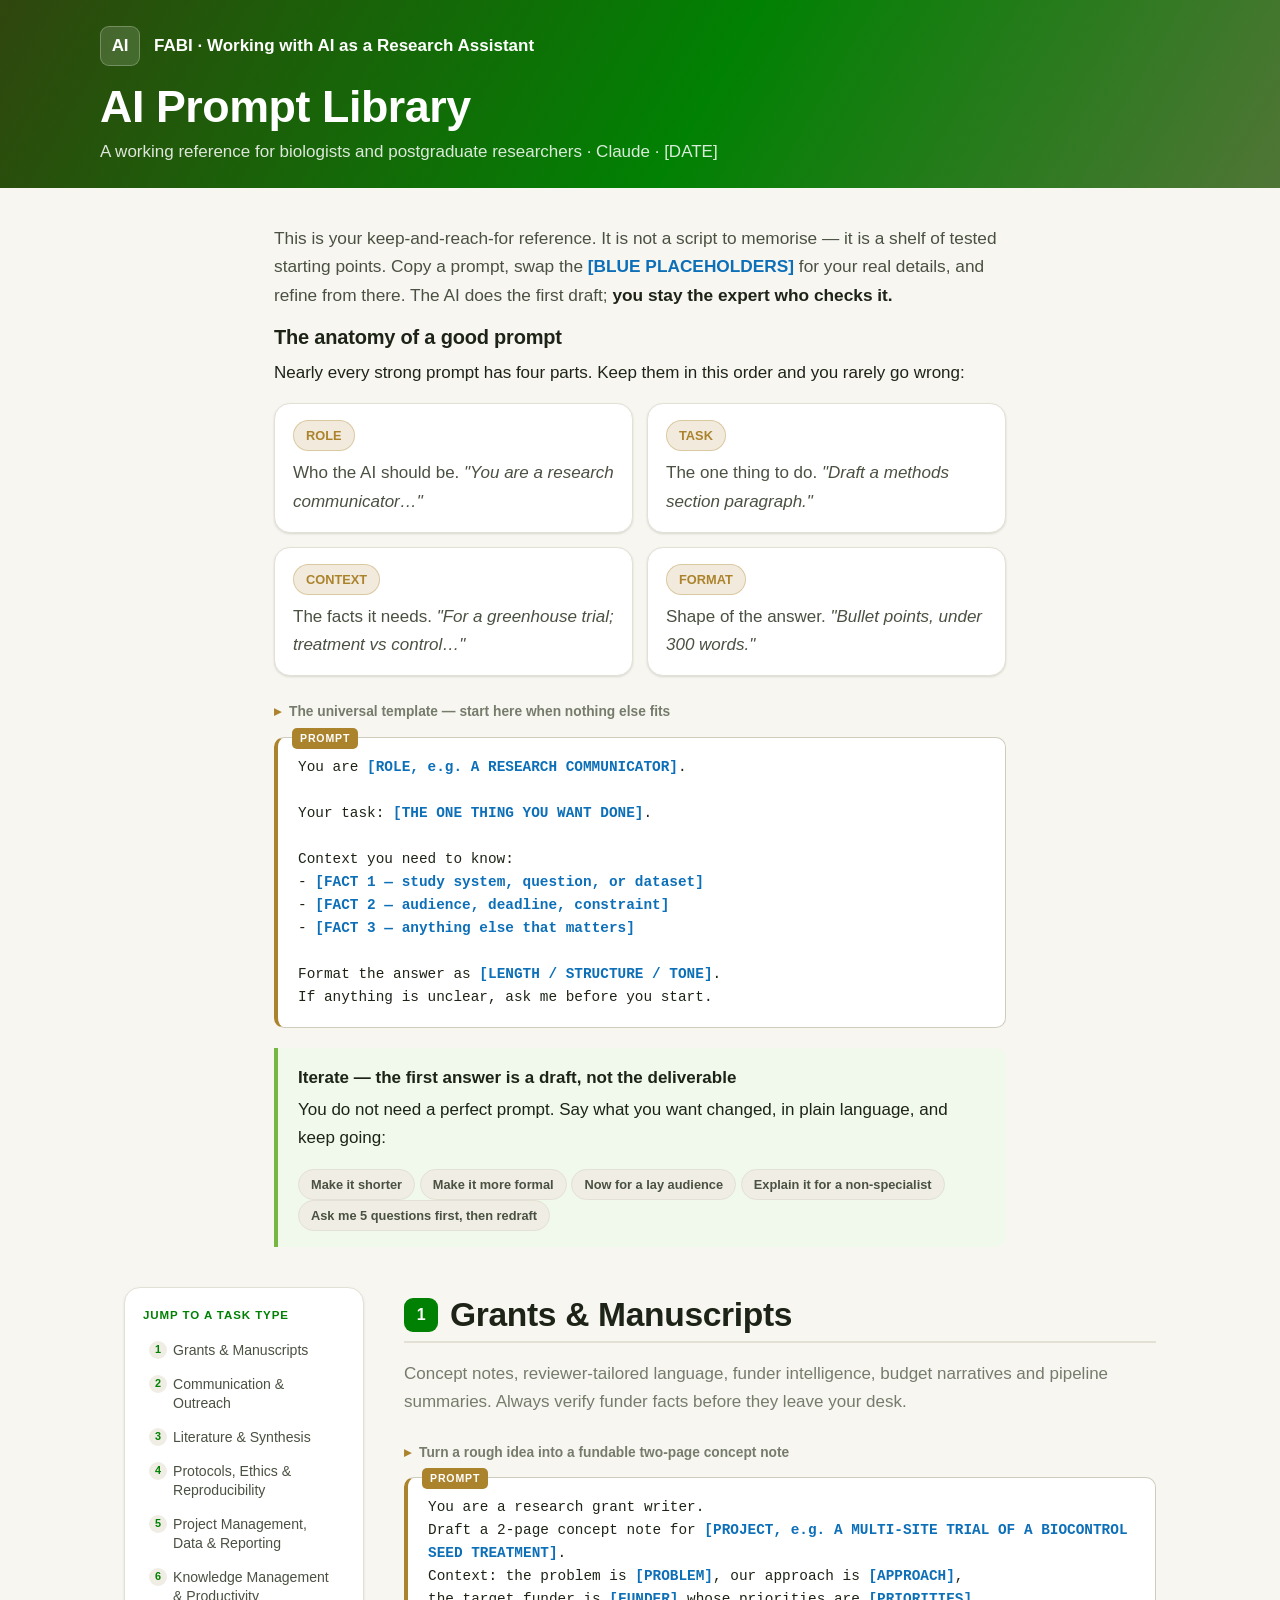
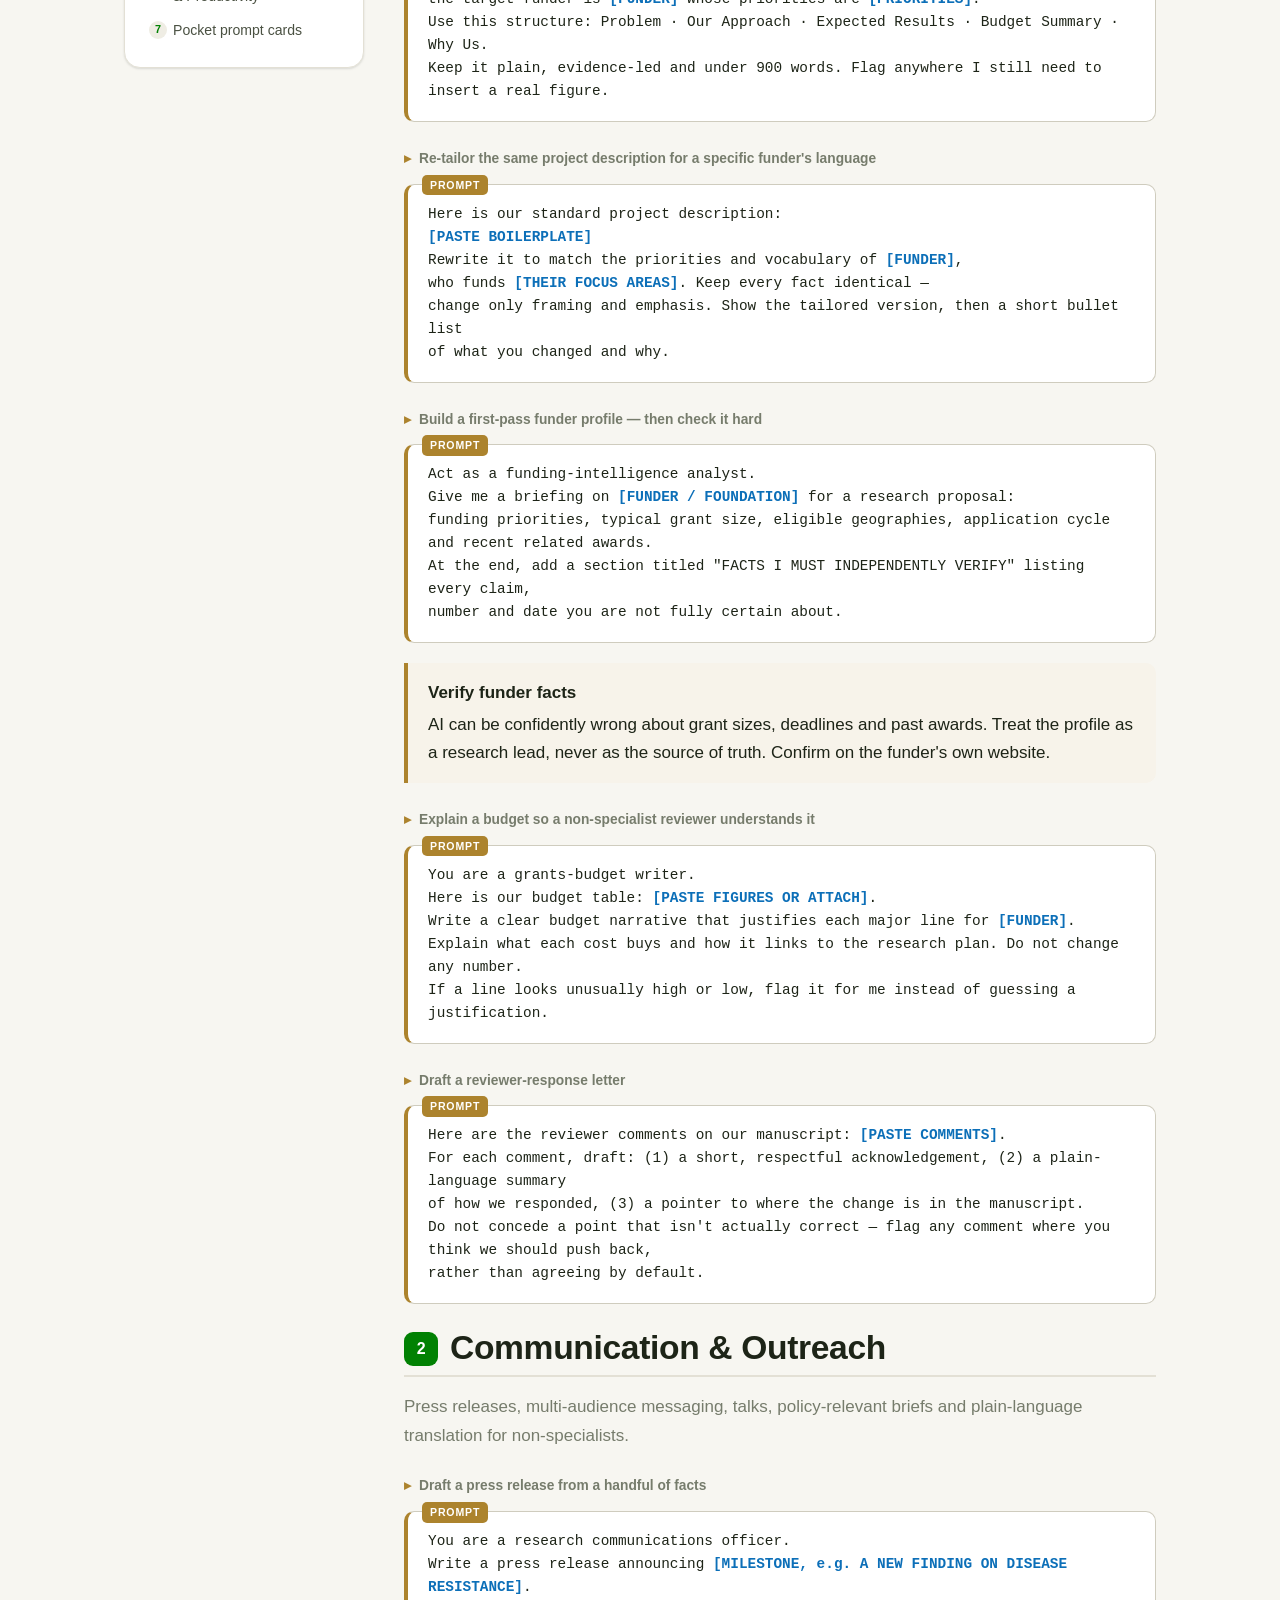
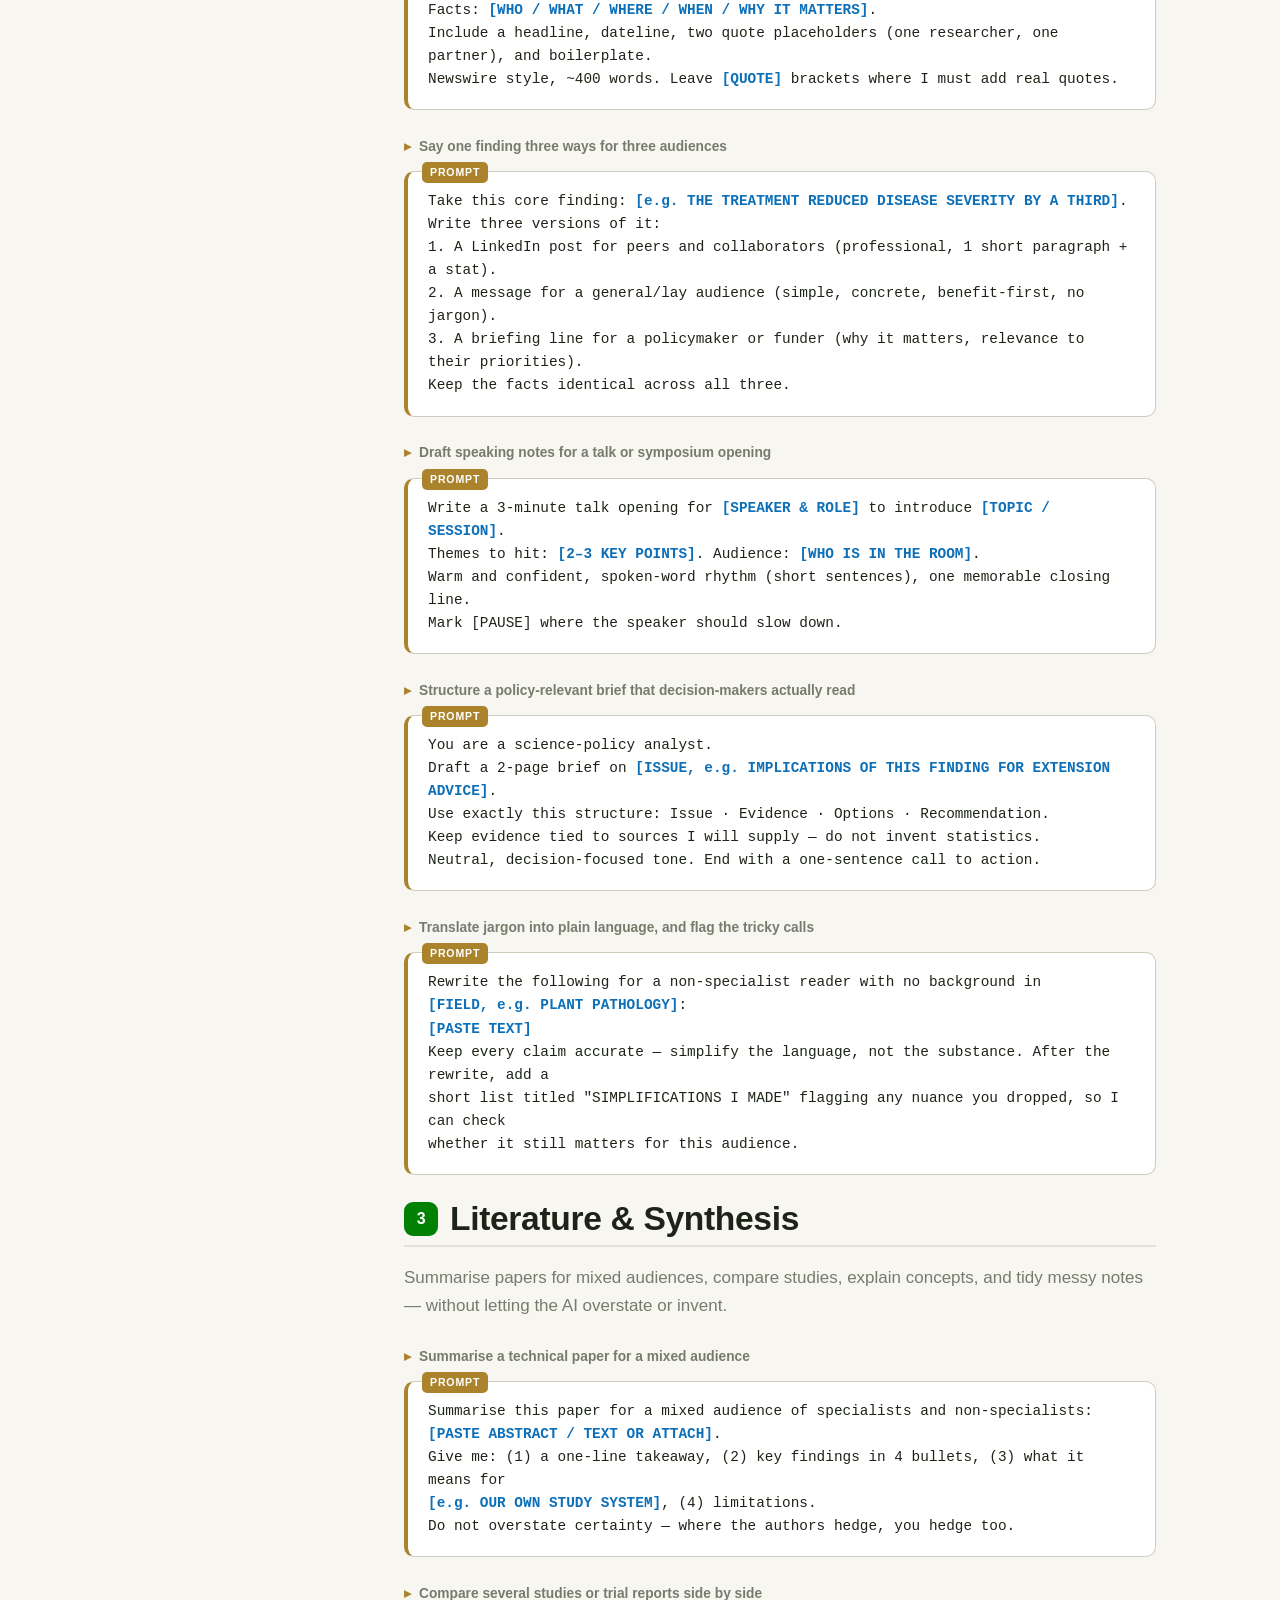
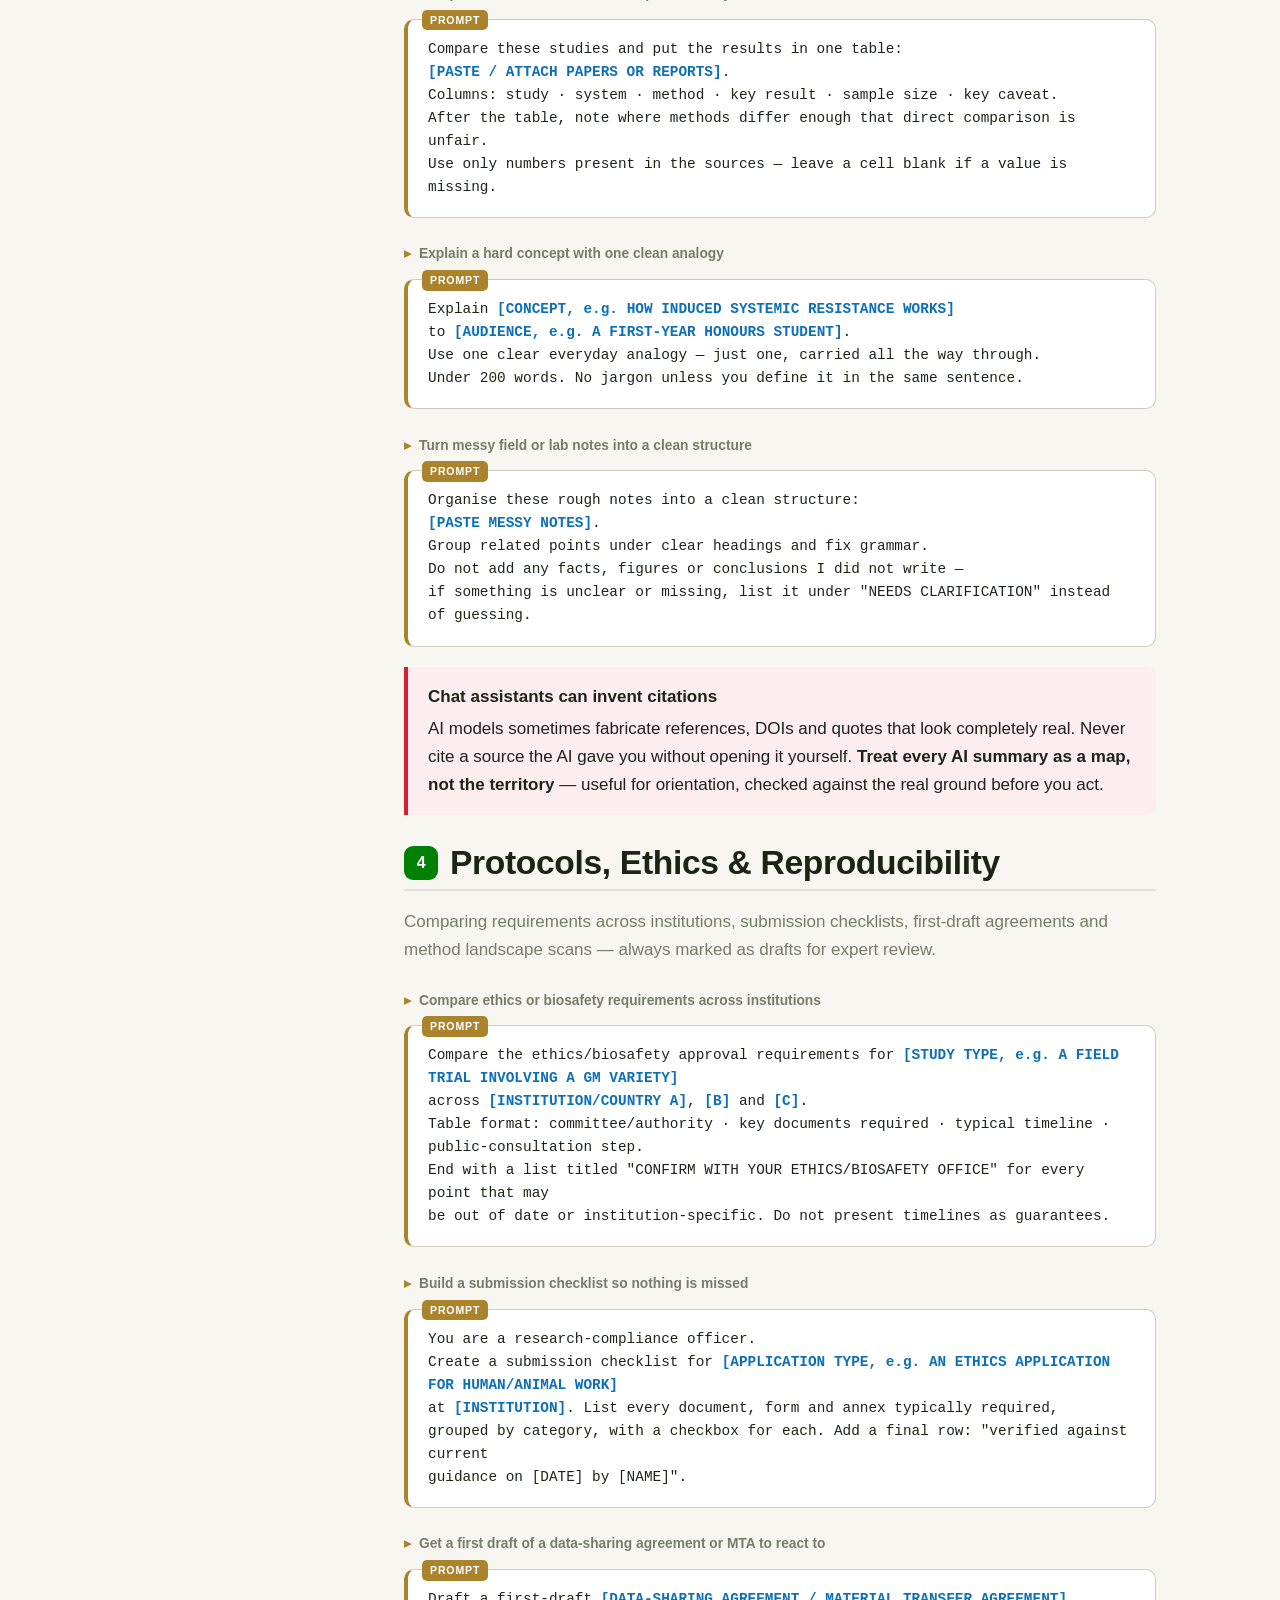
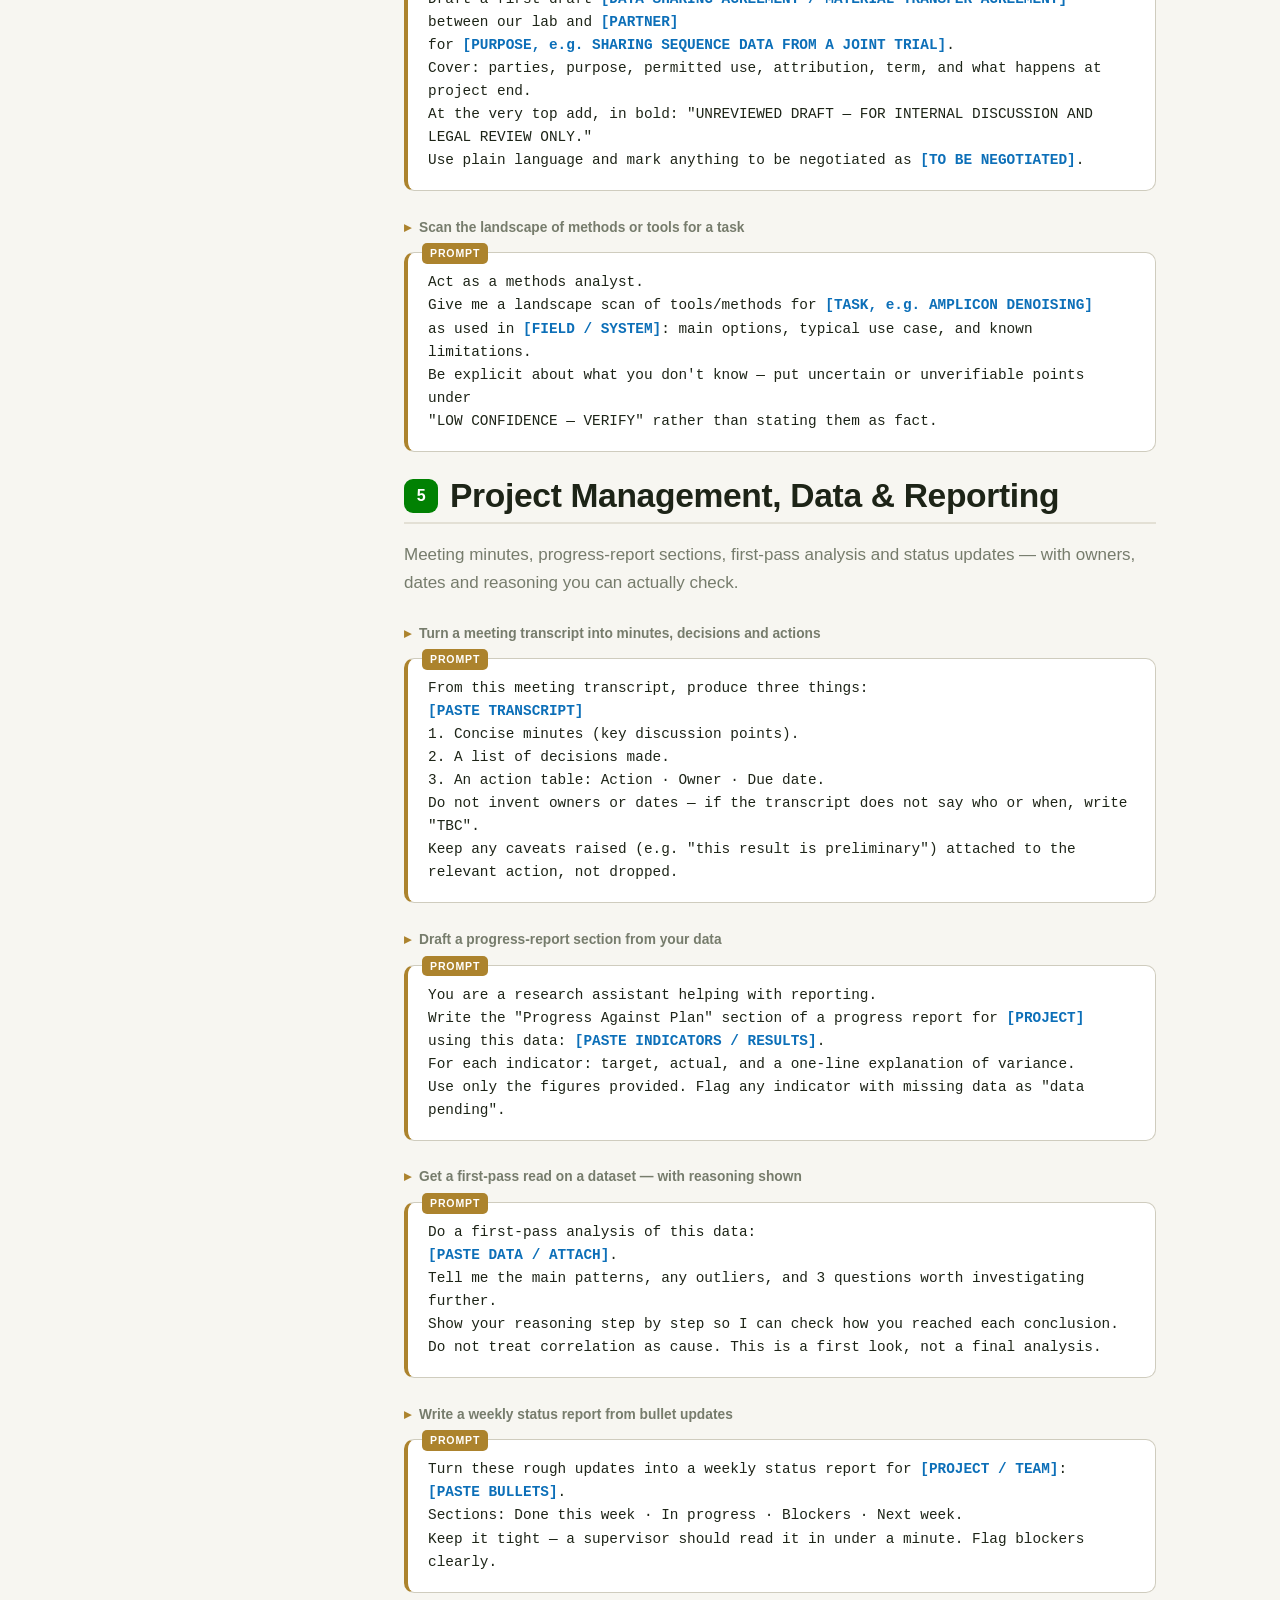
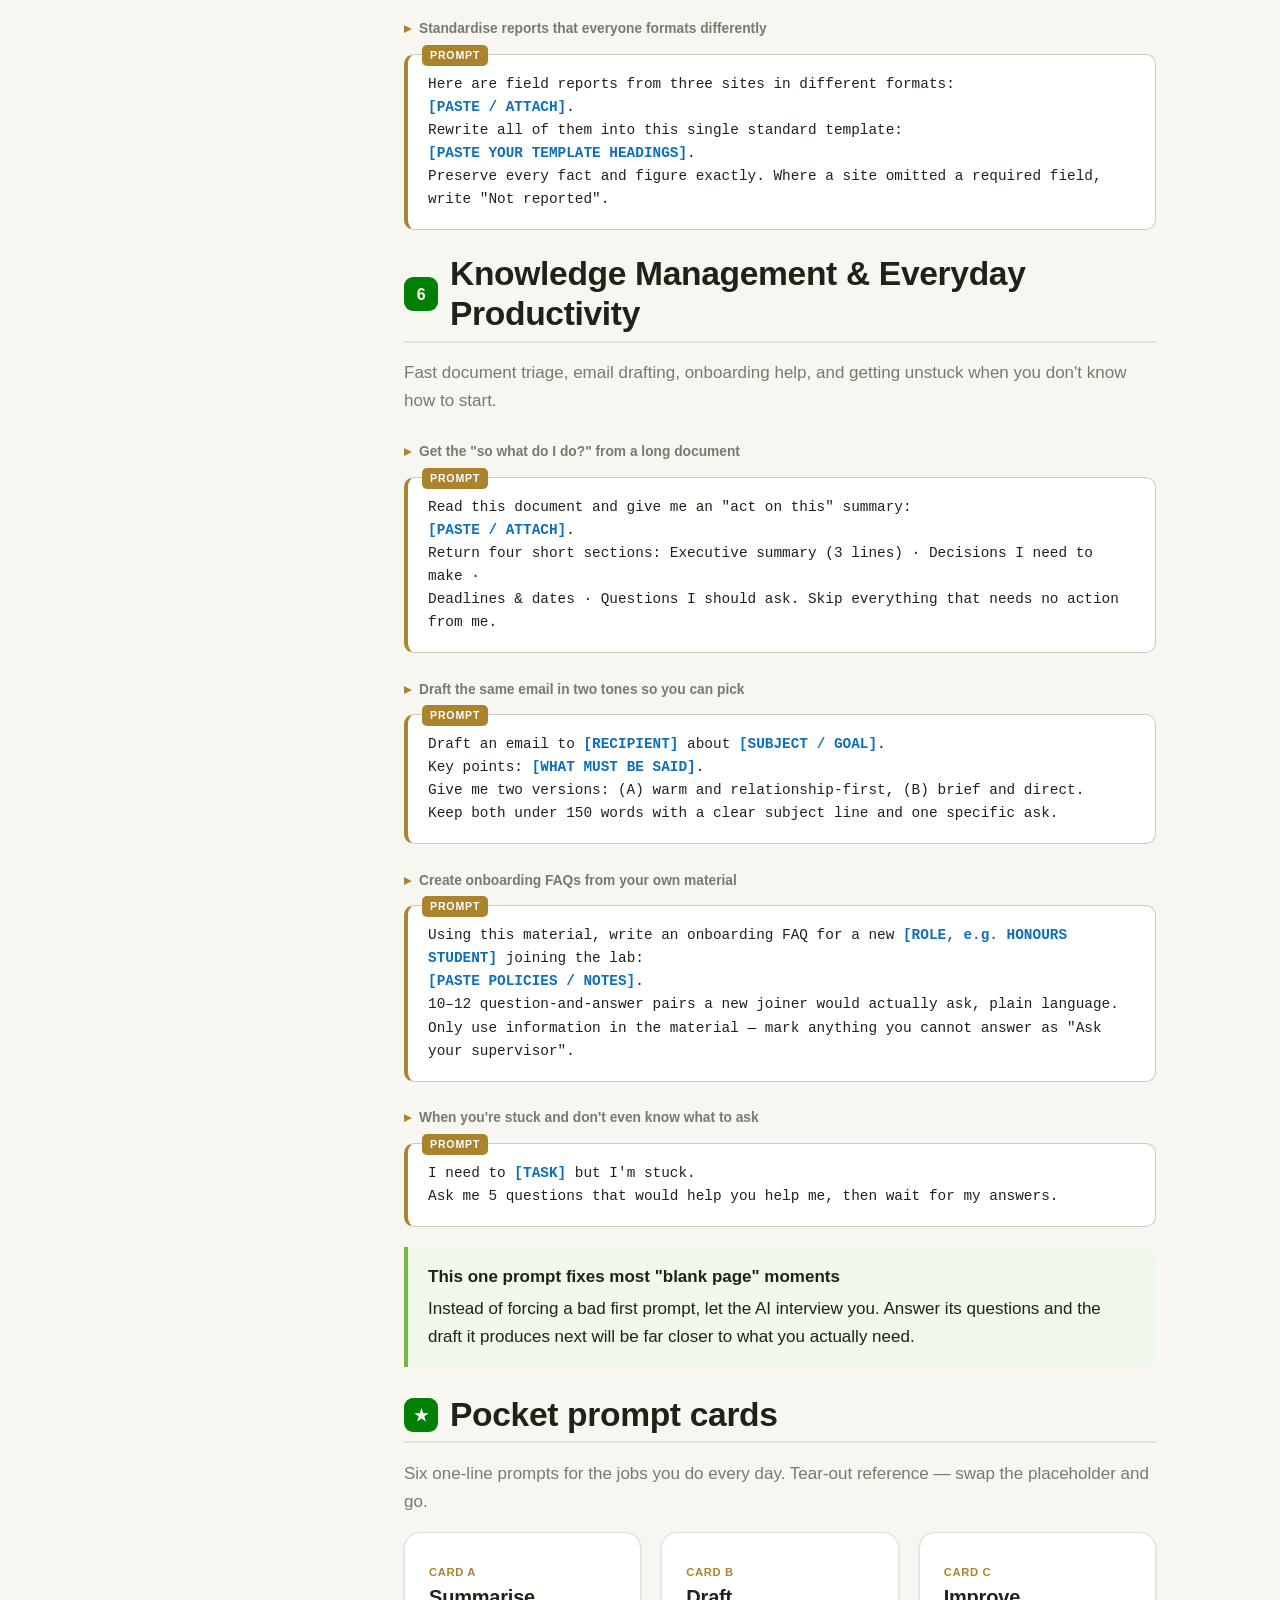
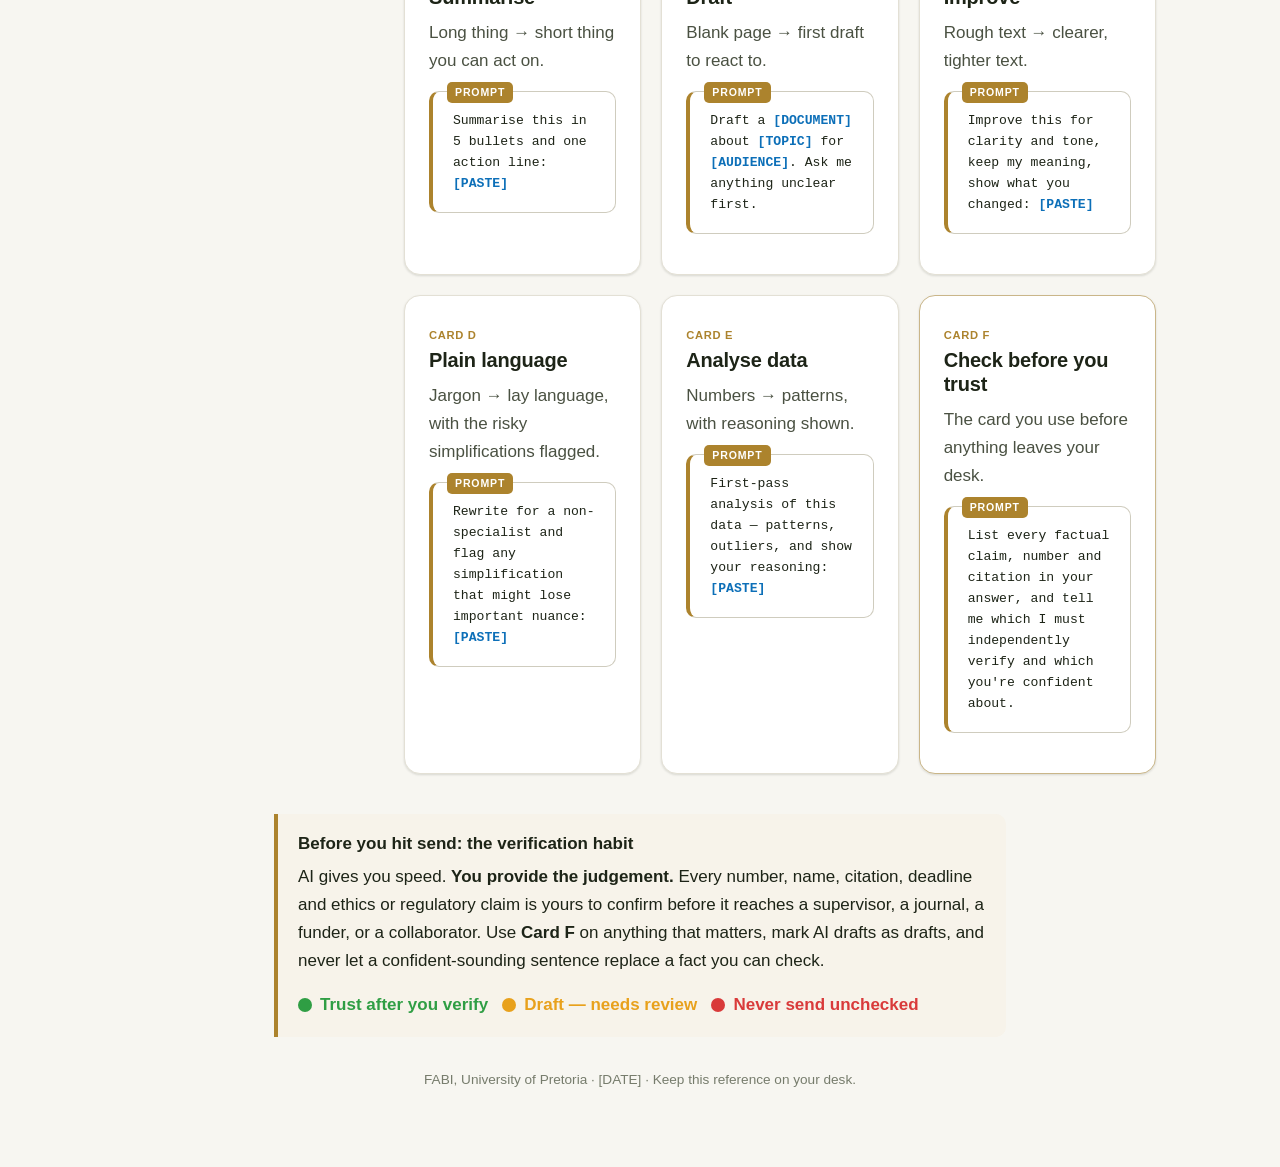
<file: exercises/prompt-library.html>
<!DOCTYPE html>
<html lang="en">
<head>
<meta charset="UTF-8">
<meta name="viewport" content="width=device-width, initial-scale=1.0">
<title>AI Prompt Library — Working with AI as a Research Assistant</title>
<link rel="stylesheet" href="../assets/theme.css">
<style>
  /* Page-specific layout tweaks — reuse theme variables only */
  .ph-masthead { padding: 26px 0 22px; }
  .ph-masthead h1 { margin: 14px 0 4px; color: #fff; }
  .ph-masthead .sub { color: rgba(255,255,255,.85); font-weight: 500; margin: 0; }

  /* Two-column layout: sticky table of contents + content */
  .ph-layout { display: grid; grid-template-columns: 240px 1fr; gap: 40px; align-items: start; }
  .ph-toc { position: sticky; top: 20px; align-self: start; }
  .ph-toc nav { border: 1px solid var(--border); border-radius: var(--r-lg); background: var(--surface); padding: 18px 18px; box-shadow: var(--sh-1); }
  .ph-toc .toc-head { font-size: .72rem; font-weight: 800; letter-spacing: .08em; text-transform: uppercase; color: var(--brand); margin-bottom: 10px; }
  .ph-toc ol { list-style: none; counter-reset: toc; padding: 0; margin: 0; }
  .ph-toc li { counter-increment: toc; margin: 0 0 3px; }
  .ph-toc a { display: block; padding: 6px 8px 6px 30px; position: relative; border-radius: var(--r-sm); font-size: .88rem; color: var(--text-soft); line-height: 1.35; }
  .ph-toc a::before { content: counter(toc); position: absolute; left: 6px; top: 6px; width: 18px; height: 18px; border-radius: 50%; background: var(--bg-sunk); color: var(--brand); font-size: .68rem; font-weight: 800; display: grid; place-items: center; }
  .ph-toc a:hover { background: color-mix(in srgb, var(--brand) 8%, transparent); color: var(--text); text-decoration: none; }
  @media (max-width: 940px) { .ph-layout { grid-template-columns: 1fr; } .ph-toc { position: static; } }

  /* "When to use" line above each prompt */
  .whenuse { font-size: .86rem; color: var(--text-mute); font-weight: 600; margin: 1.6rem 0 -.2rem; display: flex; align-items: baseline; gap: 8px; }
  .whenuse::before { content: "▸"; color: var(--gold); font-weight: 800; }
  section.fn { scroll-margin-top: 16px; padding-top: 8px; }
  section.fn > h2 { display: flex; align-items: center; gap: 12px; padding-bottom: 6px; border-bottom: 2px solid var(--border); }
  section.fn > h2 .sec-num { flex: none; width: 34px; height: 34px; border-radius: 9px; background: var(--brand); color: #fff; font-size: 1rem; font-weight: 800; display: grid; place-items: center; }
  .card .prompt { margin-top: .6rem; font-size: .82rem; }
  .card .cardlabel { font-size: .7rem; font-weight: 800; letter-spacing: .06em; text-transform: uppercase; color: var(--gold); }
  .lead { font-size: 1.08rem; color: var(--text-soft); }
</style>
</head>
<body>

<!-- ===== MASTHEAD ===== -->
<header class="masthead">
  <div class="container ph-masthead">
    <div class="brandmark"><span class="logo">AI</span> FABI · Working with AI as a Research Assistant</div>
    <h1>AI Prompt Library</h1>
    <p class="sub">A working reference for biologists and postgraduate researchers · Claude · [DATE]</p>
  </div>
</header>

<!-- ===== INTRO ===== -->
<div class="container narrow" style="padding-top:36px;">
  <p class="lead">This is your keep-and-reach-for reference. It is not a script to memorise — it is a shelf of tested starting points. Copy a prompt, swap the <span style="color:var(--up-blue);font-weight:700;">[BLUE PLACEHOLDERS]</span> for your real details, and refine from there. The AI does the first draft; <strong>you stay the expert who checks it.</strong></p>

  <h3>The anatomy of a good prompt</h3>
  <p>Nearly every strong prompt has four parts. Keep them in this order and you rarely go wrong:</p>
  <div class="grid grid-2" style="gap:14px;margin:1rem 0 .5rem;">
    <div class="card" style="padding:16px 18px;"><span class="chip chip-gold">ROLE</span><p class="soft" style="margin:.5rem 0 0;">Who the AI should be. <em>"You are a research communicator…"</em></p></div>
    <div class="card" style="padding:16px 18px;"><span class="chip chip-gold">TASK</span><p class="soft" style="margin:.5rem 0 0;">The one thing to do. <em>"Draft a methods section paragraph."</em></p></div>
    <div class="card" style="padding:16px 18px;"><span class="chip chip-gold">CONTEXT</span><p class="soft" style="margin:.5rem 0 0;">The facts it needs. <em>"For a greenhouse trial; treatment vs control…"</em></p></div>
    <div class="card" style="padding:16px 18px;"><span class="chip chip-gold">FORMAT</span><p class="soft" style="margin:.5rem 0 0;">Shape of the answer. <em>"Bullet points, under 300 words."</em></p></div>
  </div>

  <div class="whenuse">The universal template — start here when nothing else fits</div>
  <div class="prompt">You are <span class="ph">[ROLE, e.g. A RESEARCH COMMUNICATOR]</span>.

Your task: <span class="ph">[THE ONE THING YOU WANT DONE]</span>.

Context you need to know:
- <span class="ph">[FACT 1 — study system, question, or dataset]</span>
- <span class="ph">[FACT 2 — audience, deadline, constraint]</span>
- <span class="ph">[FACT 3 — anything else that matters]</span>

Format the answer as <span class="ph">[LENGTH / STRUCTURE / TONE]</span>.
If anything is unclear, ask me before you start.</div>

  <div class="callout callout-tip">
    <div class="callout-title">Iterate — the first answer is a draft, not the deliverable</div>
    <p>You do not need a perfect prompt. Say what you want changed, in plain language, and keep going:</p>
    <p style="margin-top:.4rem;">
      <span class="chip chip-plain">Make it shorter</span>
      <span class="chip chip-plain">Make it more formal</span>
      <span class="chip chip-plain">Now for a lay audience</span>
      <span class="chip chip-plain">Explain it for a non-specialist</span>
      <span class="chip chip-plain">Ask me 5 questions first, then redraft</span>
    </p>
  </div>
</div>

<!-- ===== BODY: TOC + SECTIONS ===== -->
<div class="container" style="padding-top:20px;padding-bottom:20px;">
  <div class="ph-layout">

    <!-- Sticky table of contents -->
    <aside class="ph-toc no-print">
      <nav>
        <div class="toc-head">Jump to a task type</div>
        <ol>
          <li><a href="#fn-grants">Grants &amp; Manuscripts</a></li>
          <li><a href="#fn-comms">Communication &amp; Outreach</a></li>
          <li><a href="#fn-lit">Literature &amp; Synthesis</a></li>
          <li><a href="#fn-protocols">Protocols, Ethics &amp; Reproducibility</a></li>
          <li><a href="#fn-pm">Project Management, Data &amp; Reporting</a></li>
          <li><a href="#fn-km">Knowledge Management &amp; Productivity</a></li>
          <li><a href="#cards">Pocket prompt cards</a></li>
        </ol>
      </nav>
    </aside>

    <!-- Content column -->
    <main class="stack">

      <!-- 1. Grants & Manuscripts -->
      <section class="fn" id="fn-grants">
        <h2><span class="sec-num">1</span> Grants &amp; Manuscripts</h2>
        <p class="muted">Concept notes, reviewer-tailored language, funder intelligence, budget narratives and pipeline summaries. Always verify funder facts before they leave your desk.</p>

        <div class="whenuse">Turn a rough idea into a fundable two-page concept note</div>
        <div class="prompt">You are a research grant writer.
Draft a 2-page concept note for <span class="ph">[PROJECT, e.g. A MULTI-SITE TRIAL OF A BIOCONTROL SEED TREATMENT]</span>.
Context: the problem is <span class="ph">[PROBLEM]</span>, our approach is <span class="ph">[APPROACH]</span>,
the target funder is <span class="ph">[FUNDER]</span> whose priorities are <span class="ph">[PRIORITIES]</span>.
Use this structure: Problem · Our Approach · Expected Results · Budget Summary · Why Us.
Keep it plain, evidence-led and under 900 words. Flag anywhere I still need to insert a real figure.</div>

        <div class="whenuse">Re-tailor the same project description for a specific funder's language</div>
        <div class="prompt">Here is our standard project description:
<span class="ph">[PASTE BOILERPLATE]</span>
Rewrite it to match the priorities and vocabulary of <span class="ph">[FUNDER]</span>,
who funds <span class="ph">[THEIR FOCUS AREAS]</span>. Keep every fact identical —
change only framing and emphasis. Show the tailored version, then a short bullet list
of what you changed and why.</div>

        <div class="whenuse">Build a first-pass funder profile — then check it hard</div>
        <div class="prompt">Act as a funding-intelligence analyst.
Give me a briefing on <span class="ph">[FUNDER / FOUNDATION]</span> for a research proposal:
funding priorities, typical grant size, eligible geographies, application cycle and recent related awards.
At the end, add a section titled "FACTS I MUST INDEPENDENTLY VERIFY" listing every claim,
number and date you are not fully certain about.</div>
        <div class="callout callout-warn"><div class="callout-title">Verify funder facts</div><p>AI can be confidently wrong about grant sizes, deadlines and past awards. Treat the profile as a research lead, never as the source of truth. Confirm on the funder's own website.</p></div>

        <div class="whenuse">Explain a budget so a non-specialist reviewer understands it</div>
        <div class="prompt">You are a grants-budget writer.
Here is our budget table: <span class="ph">[PASTE FIGURES OR ATTACH]</span>.
Write a clear budget narrative that justifies each major line for <span class="ph">[FUNDER]</span>.
Explain what each cost buys and how it links to the research plan. Do not change any number.
If a line looks unusually high or low, flag it for me instead of guessing a justification.</div>

        <div class="whenuse">Draft a reviewer-response letter</div>
        <div class="prompt">Here are the reviewer comments on our manuscript: <span class="ph">[PASTE COMMENTS]</span>.
For each comment, draft: (1) a short, respectful acknowledgement, (2) a plain-language summary
of how we responded, (3) a pointer to where the change is in the manuscript.
Do not concede a point that isn't actually correct — flag any comment where you think we should push back,
rather than agreeing by default.</div>
      </section>

      <!-- 2. Comms -->
      <section class="fn" id="fn-comms">
        <h2><span class="sec-num">2</span> Communication &amp; Outreach</h2>
        <p class="muted">Press releases, multi-audience messaging, talks, policy-relevant briefs and plain-language translation for non-specialists.</p>

        <div class="whenuse">Draft a press release from a handful of facts</div>
        <div class="prompt">You are a research communications officer.
Write a press release announcing <span class="ph">[MILESTONE, e.g. A NEW FINDING ON DISEASE RESISTANCE]</span>.
Facts: <span class="ph">[WHO / WHAT / WHERE / WHEN / WHY IT MATTERS]</span>.
Include a headline, dateline, two quote placeholders (one researcher, one partner), and boilerplate.
Newswire style, ~400 words. Leave <span class="ph">[QUOTE]</span> brackets where I must add real quotes.</div>

        <div class="whenuse">Say one finding three ways for three audiences</div>
        <div class="prompt">Take this core finding: <span class="ph">[e.g. THE TREATMENT REDUCED DISEASE SEVERITY BY A THIRD]</span>.
Write three versions of it:
1. A LinkedIn post for peers and collaborators (professional, 1 short paragraph + a stat).
2. A message for a general/lay audience (simple, concrete, benefit-first, no jargon).
3. A briefing line for a policymaker or funder (why it matters, relevance to their priorities).
Keep the facts identical across all three.</div>

        <div class="whenuse">Draft speaking notes for a talk or symposium opening</div>
        <div class="prompt">Write a 3-minute talk opening for <span class="ph">[SPEAKER & ROLE]</span> to introduce <span class="ph">[TOPIC / SESSION]</span>.
Themes to hit: <span class="ph">[2–3 KEY POINTS]</span>. Audience: <span class="ph">[WHO IS IN THE ROOM]</span>.
Warm and confident, spoken-word rhythm (short sentences), one memorable closing line.
Mark [PAUSE] where the speaker should slow down.</div>

        <div class="whenuse">Structure a policy-relevant brief that decision-makers actually read</div>
        <div class="prompt">You are a science-policy analyst.
Draft a 2-page brief on <span class="ph">[ISSUE, e.g. IMPLICATIONS OF THIS FINDING FOR EXTENSION ADVICE]</span>.
Use exactly this structure: Issue · Evidence · Options · Recommendation.
Keep evidence tied to sources I will supply — do not invent statistics.
Neutral, decision-focused tone. End with a one-sentence call to action.</div>

        <div class="whenuse">Translate jargon into plain language, and flag the tricky calls</div>
        <div class="prompt">Rewrite the following for a non-specialist reader with no background in
<span class="ph">[FIELD, e.g. PLANT PATHOLOGY]</span>:
<span class="ph">[PASTE TEXT]</span>
Keep every claim accurate — simplify the language, not the substance. After the rewrite, add a
short list titled "SIMPLIFICATIONS I MADE" flagging any nuance you dropped, so I can check
whether it still matters for this audience.</div>
      </section>

      <!-- 3. Literature & Synthesis -->
      <section class="fn" id="fn-lit">
        <h2><span class="sec-num">3</span> Literature &amp; Synthesis</h2>
        <p class="muted">Summarise papers for mixed audiences, compare studies, explain concepts, and tidy messy notes — without letting the AI overstate or invent.</p>

        <div class="whenuse">Summarise a technical paper for a mixed audience</div>
        <div class="prompt">Summarise this paper for a mixed audience of specialists and non-specialists:
<span class="ph">[PASTE ABSTRACT / TEXT OR ATTACH]</span>.
Give me: (1) a one-line takeaway, (2) key findings in 4 bullets, (3) what it means for
<span class="ph">[e.g. OUR OWN STUDY SYSTEM]</span>, (4) limitations.
Do not overstate certainty — where the authors hedge, you hedge too.</div>

        <div class="whenuse">Compare several studies or trial reports side by side</div>
        <div class="prompt">Compare these studies and put the results in one table:
<span class="ph">[PASTE / ATTACH PAPERS OR REPORTS]</span>.
Columns: study · system · method · key result · sample size · key caveat.
After the table, note where methods differ enough that direct comparison is unfair.
Use only numbers present in the sources — leave a cell blank if a value is missing.</div>

        <div class="whenuse">Explain a hard concept with one clean analogy</div>
        <div class="prompt">Explain <span class="ph">[CONCEPT, e.g. HOW INDUCED SYSTEMIC RESISTANCE WORKS]</span>
to <span class="ph">[AUDIENCE, e.g. A FIRST-YEAR HONOURS STUDENT]</span>.
Use one clear everyday analogy — just one, carried all the way through.
Under 200 words. No jargon unless you define it in the same sentence.</div>

        <div class="whenuse">Turn messy field or lab notes into a clean structure</div>
        <div class="prompt">Organise these rough notes into a clean structure:
<span class="ph">[PASTE MESSY NOTES]</span>.
Group related points under clear headings and fix grammar.
Do not add any facts, figures or conclusions I did not write —
if something is unclear or missing, list it under "NEEDS CLARIFICATION" instead of guessing.</div>

        <div class="callout callout-danger">
          <div class="callout-title">Chat assistants can invent citations</div>
          <p>AI models sometimes fabricate references, DOIs and quotes that look completely real. Never cite a source the AI gave you without opening it yourself. <strong>Treat every AI summary as a map, not the territory</strong> — useful for orientation, checked against the real ground before you act.</p>
        </div>
      </section>

      <!-- 4. Protocols, Ethics & Reproducibility -->
      <section class="fn" id="fn-protocols">
        <h2><span class="sec-num">4</span> Protocols, Ethics &amp; Reproducibility</h2>
        <p class="muted">Comparing requirements across institutions, submission checklists, first-draft agreements and method landscape scans — always marked as drafts for expert review.</p>

        <div class="whenuse">Compare ethics or biosafety requirements across institutions</div>
        <div class="prompt">Compare the ethics/biosafety approval requirements for <span class="ph">[STUDY TYPE, e.g. A FIELD TRIAL INVOLVING A GM VARIETY]</span>
across <span class="ph">[INSTITUTION/COUNTRY A]</span>, <span class="ph">[B]</span> and <span class="ph">[C]</span>.
Table format: committee/authority · key documents required · typical timeline · public-consultation step.
End with a list titled "CONFIRM WITH YOUR ETHICS/BIOSAFETY OFFICE" for every point that may
be out of date or institution-specific. Do not present timelines as guarantees.</div>

        <div class="whenuse">Build a submission checklist so nothing is missed</div>
        <div class="prompt">You are a research-compliance officer.
Create a submission checklist for <span class="ph">[APPLICATION TYPE, e.g. AN ETHICS APPLICATION FOR HUMAN/ANIMAL WORK]</span>
at <span class="ph">[INSTITUTION]</span>. List every document, form and annex typically required,
grouped by category, with a checkbox for each. Add a final row: "verified against current
guidance on [DATE] by [NAME]".</div>

        <div class="whenuse">Get a first draft of a data-sharing agreement or MTA to react to</div>
        <div class="prompt">Draft a first-draft <span class="ph">[DATA-SHARING AGREEMENT / MATERIAL TRANSFER AGREEMENT]</span> between our lab and <span class="ph">[PARTNER]</span>
for <span class="ph">[PURPOSE, e.g. SHARING SEQUENCE DATA FROM A JOINT TRIAL]</span>.
Cover: parties, purpose, permitted use, attribution, term, and what happens at project end.
At the very top add, in bold: "UNREVIEWED DRAFT — FOR INTERNAL DISCUSSION AND LEGAL REVIEW ONLY."
Use plain language and mark anything to be negotiated as <span class="ph">[TO BE NEGOTIATED]</span>.</div>

        <div class="whenuse">Scan the landscape of methods or tools for a task</div>
        <div class="prompt">Act as a methods analyst.
Give me a landscape scan of tools/methods for <span class="ph">[TASK, e.g. AMPLICON DENOISING]</span>
as used in <span class="ph">[FIELD / SYSTEM]</span>: main options, typical use case, and known limitations.
Be explicit about what you don't know — put uncertain or unverifiable points under
"LOW CONFIDENCE — VERIFY" rather than stating them as fact.</div>
      </section>

      <!-- 5. PM / Data / Reporting -->
      <section class="fn" id="fn-pm">
        <h2><span class="sec-num">5</span> Project Management, Data &amp; Reporting</h2>
        <p class="muted">Meeting minutes, progress-report sections, first-pass analysis and status updates — with owners, dates and reasoning you can actually check.</p>

        <div class="whenuse">Turn a meeting transcript into minutes, decisions and actions</div>
        <div class="prompt">From this meeting transcript, produce three things:
<span class="ph">[PASTE TRANSCRIPT]</span>
1. Concise minutes (key discussion points).
2. A list of decisions made.
3. An action table: Action · Owner · Due date.
Do not invent owners or dates — if the transcript does not say who or when, write "TBC".
Keep any caveats raised (e.g. "this result is preliminary") attached to the relevant action, not dropped.</div>

        <div class="whenuse">Draft a progress-report section from your data</div>
        <div class="prompt">You are a research assistant helping with reporting.
Write the "Progress Against Plan" section of a progress report for <span class="ph">[PROJECT]</span>
using this data: <span class="ph">[PASTE INDICATORS / RESULTS]</span>.
For each indicator: target, actual, and a one-line explanation of variance.
Use only the figures provided. Flag any indicator with missing data as "data pending".</div>

        <div class="whenuse">Get a first-pass read on a dataset — with reasoning shown</div>
        <div class="prompt">Do a first-pass analysis of this data:
<span class="ph">[PASTE DATA / ATTACH]</span>.
Tell me the main patterns, any outliers, and 3 questions worth investigating further.
Show your reasoning step by step so I can check how you reached each conclusion.
Do not treat correlation as cause. This is a first look, not a final analysis.</div>

        <div class="whenuse">Write a weekly status report from bullet updates</div>
        <div class="prompt">Turn these rough updates into a weekly status report for <span class="ph">[PROJECT / TEAM]</span>:
<span class="ph">[PASTE BULLETS]</span>.
Sections: Done this week · In progress · Blockers · Next week.
Keep it tight — a supervisor should read it in under a minute. Flag blockers clearly.</div>

        <div class="whenuse">Standardise reports that everyone formats differently</div>
        <div class="prompt">Here are field reports from three sites in different formats:
<span class="ph">[PASTE / ATTACH]</span>.
Rewrite all of them into this single standard template:
<span class="ph">[PASTE YOUR TEMPLATE HEADINGS]</span>.
Preserve every fact and figure exactly. Where a site omitted a required field, write "Not reported".</div>
      </section>

      <!-- 6. KM / Productivity -->
      <section class="fn" id="fn-km">
        <h2><span class="sec-num">6</span> Knowledge Management &amp; Everyday Productivity</h2>
        <p class="muted">Fast document triage, email drafting, onboarding help, and getting unstuck when you don't know how to start.</p>

        <div class="whenuse">Get the "so what do I do?" from a long document</div>
        <div class="prompt">Read this document and give me an "act on this" summary:
<span class="ph">[PASTE / ATTACH]</span>.
Return four short sections: Executive summary (3 lines) · Decisions I need to make ·
Deadlines &amp; dates · Questions I should ask. Skip everything that needs no action from me.</div>

        <div class="whenuse">Draft the same email in two tones so you can pick</div>
        <div class="prompt">Draft an email to <span class="ph">[RECIPIENT]</span> about <span class="ph">[SUBJECT / GOAL]</span>.
Key points: <span class="ph">[WHAT MUST BE SAID]</span>.
Give me two versions: (A) warm and relationship-first, (B) brief and direct.
Keep both under 150 words with a clear subject line and one specific ask.</div>

        <div class="whenuse">Create onboarding FAQs from your own material</div>
        <div class="prompt">Using this material, write an onboarding FAQ for a new <span class="ph">[ROLE, e.g. HONOURS STUDENT]</span> joining the lab:
<span class="ph">[PASTE POLICIES / NOTES]</span>.
10–12 question-and-answer pairs a new joiner would actually ask, plain language.
Only use information in the material — mark anything you cannot answer as "Ask your supervisor".</div>

        <div class="whenuse">When you're stuck and don't even know what to ask</div>
        <div class="prompt">I need to <span class="ph">[TASK]</span> but I'm stuck.
Ask me 5 questions that would help you help me, then wait for my answers.</div>
        <div class="callout callout-tip"><div class="callout-title">This one prompt fixes most "blank page" moments</div><p>Instead of forcing a bad first prompt, let the AI interview you. Answer its questions and the draft it produces next will be far closer to what you actually need.</p></div>
      </section>

      <!-- ===== POCKET CARDS ===== -->
      <section class="fn" id="cards">
        <h2><span class="sec-num">★</span> Pocket prompt cards</h2>
        <p class="muted">Six one-line prompts for the jobs you do every day. Tear-out reference — swap the placeholder and go.</p>

        <div class="grid grid-3">
          <div class="card card-hover">
            <span class="cardlabel">Card A</span>
            <h3>Summarise</h3>
            <p class="soft">Long thing → short thing you can act on.</p>
            <div class="prompt">Summarise this in 5 bullets and one action line: <span class="ph">[PASTE]</span></div>
          </div>

          <div class="card card-hover">
            <span class="cardlabel">Card B</span>
            <h3>Draft</h3>
            <p class="soft">Blank page → first draft to react to.</p>
            <div class="prompt">Draft a <span class="ph">[DOCUMENT]</span> about <span class="ph">[TOPIC]</span> for <span class="ph">[AUDIENCE]</span>. Ask me anything unclear first.</div>
          </div>

          <div class="card card-hover">
            <span class="cardlabel">Card C</span>
            <h3>Improve</h3>
            <p class="soft">Rough text → clearer, tighter text.</p>
            <div class="prompt">Improve this for clarity and tone, keep my meaning, show what you changed: <span class="ph">[PASTE]</span></div>
          </div>

          <div class="card card-hover">
            <span class="cardlabel">Card D</span>
            <h3>Plain language</h3>
            <p class="soft">Jargon → lay language, with the risky simplifications flagged.</p>
            <div class="prompt">Rewrite for a non-specialist and flag any simplification that might lose important nuance: <span class="ph">[PASTE]</span></div>
          </div>

          <div class="card card-hover">
            <span class="cardlabel">Card E</span>
            <h3>Analyse data</h3>
            <p class="soft">Numbers → patterns, with reasoning shown.</p>
            <div class="prompt">First-pass analysis of this data — patterns, outliers, and show your reasoning: <span class="ph">[PASTE]</span></div>
          </div>

          <div class="card card-hover" style="border-color:color-mix(in srgb, var(--gold) 45%, var(--border));">
            <span class="cardlabel">Card F</span>
            <h3>Check before you trust</h3>
            <p class="soft">The card you use before anything leaves your desk.</p>
            <div class="prompt">List every factual claim, number and citation in your answer, and tell me which I must independently verify and which you're confident about.</div>
          </div>
        </div>
      </section>

    </main>
  </div>
</div>

<!-- ===== CLOSING CALLOUT ===== -->
<div class="container narrow" style="padding-bottom:60px;">
  <div class="callout callout-warn">
    <div class="callout-title">Before you hit send: the verification habit</div>
    <p>AI gives you speed. <strong>You provide the judgement.</strong> Every number, name, citation, deadline and ethics or regulatory claim is yours to confirm before it reaches a supervisor, a journal, a funder, or a collaborator. Use <strong>Card F</strong> on anything that matters, mark AI drafts as drafts, and never let a confident-sounding sentence replace a fact you can check.</p>
    <p style="margin-top:.5rem;">
      <span class="tl tl-green"><span class="dot"></span>Trust after you verify</span>&nbsp;&nbsp;
      <span class="tl tl-amber"><span class="dot"></span>Draft — needs review</span>&nbsp;&nbsp;
      <span class="tl tl-red"><span class="dot"></span>Never send unchecked</span>
    </p>
  </div>
  <p class="center muted" style="margin-top:2rem;font-size:.85rem;">FABI, University of Pretoria · [DATE] · Keep this reference on your desk.</p>
</div>

</body>
</html>
</file>
<file: assets/theme.css>
/* ============================================================================
   AATF × FABI (University of Pretoria) — AI Workshop Design System
   Self-contained, offline-first (no CDN, system font stack), theme-aware.
   Palette: FABI green (primary) + AATF harvest gold (accent).
   Author: prepared for the AATF AI Workshop, Nairobi, 15 July 2026.
   ============================================================================ */

/* ---- Design tokens --------------------------------------------------------*/
:root {
  /* Brand — greens (FABI / AATF) */
  --fabi-green:      #018103;  /* FABI primary */
  --fabi-forest:     #30460e;  /* FABI dark forest */
  --fabi-deep:       #106d07;
  --aatf-green:      #507536;  /* AATF leaf */
  --aatf-leaf:       #76b743;  /* AATF bright leaf */
  --aatf-navy:       #00152e;

  /* Brand — accents */
  --gold:            #ac832d;  /* AATF harvest gold */
  --gold-bright:     #fdc800;
  --up-blue:         #0c6fb8;  /* UP — used sparingly */
  --up-red:          #d71c33;  /* UP — used very sparingly (warnings) */

  /* Semantic — light theme */
  --brand:           var(--fabi-green);
  --brand-strong:    var(--fabi-forest);
  --accent:          var(--gold);

  --bg:              #f7f6f1;  /* warm paper */
  --bg-elev:         #ffffff;
  --bg-sunk:         #efede4;
  --surface:         #ffffff;
  --border:          #e3e0d5;
  --border-strong:   #cfccbe;

  --text:            #1d2417;  /* near-black green-tinted */
  --text-soft:       #4a5142;
  --text-mute:       #767c6c;
  --text-invert:     #ffffff;

  --code-bg:         #1a2313;
  --code-text:       #e8ecdf;
  --code-accent:     #a7d98a;

  /* Traffic-light (governance) */
  --tl-green:        #2f9e44;
  --tl-amber:        #e8a11c;
  --tl-red:          #d93a3a;

  /* Typography */
  --font-sans: "Inter", -apple-system, BlinkMacSystemFont, "Segoe UI", Roboto, Helvetica, Arial, sans-serif;
  --font-mono: "SF Mono", "JetBrains Mono", "Cascadia Code", "Fira Code", ui-monospace, Menlo, Consolas, monospace;

  /* Radii, shadow, spacing rhythm */
  --r-sm: 6px; --r-md: 10px; --r-lg: 16px; --r-xl: 24px;
  --sh-1: 0 1px 2px rgba(20,30,10,.06), 0 1px 3px rgba(20,30,10,.08);
  --sh-2: 0 4px 12px rgba(20,30,10,.08), 0 2px 4px rgba(20,30,10,.06);
  --sh-3: 0 12px 32px rgba(20,30,10,.12), 0 4px 8px rgba(20,30,10,.06);
  --maxw: 1080px;
}

:root[data-theme="dark"], .theme-dark {
  --brand:         #3fae4a;
  --brand-strong:  #63c56e;
  --accent:        #d9ad4e;

  --bg:            #10140d;
  --bg-elev:       #171d12;
  --bg-sunk:       #0b0e08;
  --surface:       #1a2114;
  --border:        #2a3320;
  --border-strong: #3b4730;

  --text:          #eaeee1;
  --text-soft:     #c2c9b4;
  --text-mute:     #8d9580;
  --text-invert:   #10140d;

  --code-bg:       #0c1207;
  --code-text:     #e8ecdf;
  --code-accent:   #a7d98a;

  --sh-1: 0 1px 2px rgba(0,0,0,.4);
  --sh-2: 0 4px 12px rgba(0,0,0,.45);
  --sh-3: 0 12px 32px rgba(0,0,0,.55);
}

@media (prefers-color-scheme: dark) {
  :root:not([data-theme="light"]) {
    --brand:#3fae4a; --brand-strong:#63c56e; --accent:#d9ad4e;
    --bg:#10140d; --bg-elev:#171d12; --bg-sunk:#0b0e08; --surface:#1a2114;
    --border:#2a3320; --border-strong:#3b4730;
    --text:#eaeee1; --text-soft:#c2c9b4; --text-mute:#8d9580; --text-invert:#10140d;
    --code-bg:#0c1207;
    --sh-1:0 1px 2px rgba(0,0,0,.4); --sh-2:0 4px 12px rgba(0,0,0,.45); --sh-3:0 12px 32px rgba(0,0,0,.55);
  }
}

/* ---- Reset & base ---------------------------------------------------------*/
*, *::before, *::after { box-sizing: border-box; }
html { -webkit-text-size-adjust: 100%; scroll-behavior: smooth; }
body {
  margin: 0;
  font-family: var(--font-sans);
  font-size: 17px;
  line-height: 1.65;
  color: var(--text);
  background: var(--bg);
  -webkit-font-smoothing: antialiased;
  text-rendering: optimizeLegibility;
}
img { max-width: 100%; height: auto; }
a { color: var(--brand); text-decoration: none; }
a:hover { text-decoration: underline; }

h1,h2,h3,h4 { line-height: 1.2; font-weight: 700; color: var(--text); margin: 0 0 .5em; letter-spacing: -.01em; }
h1 { font-size: clamp(1.9rem, 4vw, 2.8rem); }
h2 { font-size: clamp(1.5rem, 3vw, 2.1rem); }
h3 { font-size: 1.25rem; }
p { margin: 0 0 1rem; }
strong { font-weight: 700; color: var(--text); }
hr { border: 0; border-top: 1px solid var(--border); margin: 2.5rem 0; }

/* ---- Layout helpers -------------------------------------------------------*/
.container { max-width: var(--maxw); margin: 0 auto; padding: 0 24px; }
.narrow { max-width: 780px; }
.grid { display: grid; gap: 20px; }
.grid-2 { grid-template-columns: repeat(2, 1fr); }
.grid-3 { grid-template-columns: repeat(3, 1fr); }
.grid-4 { grid-template-columns: repeat(4, 1fr); }
@media (max-width: 820px) { .grid-2,.grid-3,.grid-4 { grid-template-columns: 1fr; } }
.stack > * + * { margin-top: 1rem; }
.center { text-align: center; }
.muted { color: var(--text-mute); }
.soft { color: var(--text-soft); }

/* ---- Brand bar / masthead -------------------------------------------------*/
.masthead {
  background: linear-gradient(120deg, var(--fabi-forest) 0%, var(--fabi-green) 55%, var(--aatf-green) 100%);
  color: #fff;
}
.masthead a { color: #fff; }
.brandmark { display: flex; align-items: center; gap: 14px; font-weight: 700; }
.brandmark .logo {
  width: 40px; height: 40px; border-radius: 9px; flex: none;
  background: rgba(255,255,255,.14); display: grid; place-items: center;
  font-weight: 800; letter-spacing: -.02em; border: 1px solid rgba(255,255,255,.25);
}

/* ---- Buttons & chips ------------------------------------------------------*/
.btn {
  display: inline-flex; align-items: center; gap: 8px;
  padding: 10px 18px; border-radius: var(--r-md); font-weight: 600; font-size: .95rem;
  background: var(--brand); color: #fff; border: 1px solid transparent; cursor: pointer;
  transition: transform .08s ease, box-shadow .15s ease, background .15s ease; text-decoration: none;
}
.btn:hover { text-decoration: none; box-shadow: var(--sh-2); transform: translateY(-1px); }
.btn-ghost { background: transparent; color: var(--brand); border-color: var(--border-strong); }
.btn-gold  { background: var(--gold); }

.chip {
  display: inline-flex; align-items: center; gap: 6px;
  padding: 4px 12px; border-radius: 999px; font-size: .8rem; font-weight: 600;
  background: color-mix(in srgb, var(--brand) 12%, transparent);
  color: var(--brand-strong); border: 1px solid color-mix(in srgb, var(--brand) 28%, transparent);
}
.chip-gold { background: color-mix(in srgb, var(--gold) 16%, transparent); color: var(--gold); border-color: color-mix(in srgb, var(--gold) 34%, transparent); }
.chip-plain { background: var(--bg-sunk); color: var(--text-soft); border-color: var(--border); }

/* ---- Cards ----------------------------------------------------------------*/
.card {
  background: var(--surface); border: 1px solid var(--border); border-radius: var(--r-lg);
  padding: 24px; box-shadow: var(--sh-1); transition: box-shadow .18s ease, transform .18s ease, border-color .18s ease;
}
.card-hover:hover { box-shadow: var(--sh-3); transform: translateY(-3px); border-color: color-mix(in srgb, var(--brand) 40%, var(--border)); }
.card h3 { margin-top: 0; }
.card .kicker { font-size: .78rem; font-weight: 700; letter-spacing: .06em; text-transform: uppercase; color: var(--brand); margin-bottom: 6px; }
.card .num { font-size: 2rem; font-weight: 800; color: var(--brand); line-height: 1; }

/* ---- Callouts -------------------------------------------------------------*/
.callout {
  border-left: 4px solid var(--brand); background: color-mix(in srgb, var(--brand) 7%, var(--surface));
  border-radius: 0 var(--r-md) var(--r-md) 0; padding: 16px 20px; margin: 1.25rem 0;
}
.callout .callout-title { font-weight: 700; display: flex; align-items: center; gap: 8px; margin-bottom: 4px; }
.callout p:last-child { margin-bottom: 0; }
.callout-tip   { border-color: var(--aatf-leaf);  background: color-mix(in srgb, var(--aatf-leaf) 10%, var(--surface)); }
.callout-warn  { border-color: var(--gold);       background: color-mix(in srgb, var(--gold) 10%, var(--surface)); }
.callout-danger{ border-color: var(--up-red);     background: color-mix(in srgb, var(--up-red) 8%, var(--surface)); }
.callout-info  { border-color: var(--up-blue);    background: color-mix(in srgb, var(--up-blue) 8%, var(--surface)); }

/* ---- Code blocks & prompt boxes ------------------------------------------*/
code { font-family: var(--font-mono); font-size: .88em; background: var(--bg-sunk); padding: .12em .4em; border-radius: 5px; color: var(--brand-strong); }
pre { margin: 1rem 0; border-radius: var(--r-md); overflow-x: auto; background: var(--code-bg); box-shadow: var(--sh-1); }
pre code { display: block; padding: 18px 20px; background: none; color: var(--code-text); font-size: .84rem; line-height: 1.6; }

.prompt {
  position: relative; font-family: var(--font-mono); font-size: .9rem; line-height: 1.6;
  background: var(--bg-elev); border: 1px solid var(--border-strong); border-left: 4px solid var(--gold);
  border-radius: var(--r-md); padding: 18px 20px; margin: 1rem 0; white-space: pre-wrap; color: var(--text);
}
.prompt::before {
  content: "PROMPT"; position: absolute; top: -10px; left: 14px; font-family: var(--font-sans);
  font-size: .66rem; font-weight: 800; letter-spacing: .08em; color: #fff; background: var(--gold);
  padding: 2px 8px; border-radius: 5px;
}
.prompt .ph { color: var(--up-blue); font-weight: 700; } /* [PLACEHOLDERS] */

/* ---- Tables ---------------------------------------------------------------*/
.table-wrap { overflow-x: auto; margin: 1.25rem 0; border: 1px solid var(--border); border-radius: var(--r-md); }
table { width: 100%; border-collapse: collapse; font-size: .93rem; }
th, td { text-align: left; padding: 11px 15px; border-bottom: 1px solid var(--border); vertical-align: top; }
thead th { background: var(--bg-sunk); font-weight: 700; color: var(--text); font-size: .82rem; text-transform: uppercase; letter-spacing: .04em; }
tbody tr:last-child td { border-bottom: 0; }
tbody tr:hover { background: color-mix(in srgb, var(--brand) 4%, transparent); }

/* ---- Traffic light --------------------------------------------------------*/
.tl { display: inline-flex; align-items: center; gap: 8px; font-weight: 700; }
.tl .dot { width: 14px; height: 14px; border-radius: 50%; flex: none; }
.tl-green .dot { background: var(--tl-green); } .tl-green { color: var(--tl-green); }
.tl-amber .dot { background: var(--tl-amber); } .tl-amber { color: var(--tl-amber); }
.tl-red   .dot { background: var(--tl-red);   } .tl-red   { color: var(--tl-red); }

/* ---- Steps / numbered flow ------------------------------------------------*/
.steps { counter-reset: step; list-style: none; padding: 0; margin: 1.5rem 0; }
.steps > li { position: relative; padding: 0 0 1.25rem 52px; }
.steps > li::before {
  counter-increment: step; content: counter(step);
  position: absolute; left: 0; top: -2px; width: 34px; height: 34px; border-radius: 50%;
  background: var(--brand); color: #fff; font-weight: 800; display: grid; place-items: center; font-size: .95rem;
}
.steps > li:not(:last-child)::after {
  content: ""; position: absolute; left: 16px; top: 34px; bottom: -2px; width: 2px; background: var(--border-strong);
}

/* ---- Utilities ------------------------------------------------------------*/
.badge { display: inline-block; padding: 2px 9px; border-radius: 6px; font-size: .72rem; font-weight: 800; letter-spacing: .04em; text-transform: uppercase; }
.badge-fdn  { background: color-mix(in srgb, var(--aatf-leaf) 20%, transparent); color: var(--fabi-deep); }
.badge-int  { background: color-mix(in srgb, var(--gold) 22%, transparent); color: var(--gold); }
.badge-adv  { background: color-mix(in srgb, var(--up-blue) 18%, transparent); color: var(--up-blue); }
.kbd { font-family: var(--font-mono); font-size: .8rem; padding: 2px 8px; border-radius: 6px; background: var(--bg-sunk); border: 1px solid var(--border-strong); border-bottom-width: 2px; }

@media print {
  body { background: #fff; font-size: 11pt; }
  .no-print { display: none !important; }
  .card, .prompt, pre { box-shadow: none; break-inside: avoid; }
  a { color: var(--text); }
}
</file>
<file: assets/deck.css>
/* ============================================================================
   Slide-deck framework — builds on theme.css
   16:9 slides, keyboard + touch nav, progress bar, presenter-friendly.
   ============================================================================ */

.deck { overflow: hidden; }
body.deck-body { overflow: hidden; height: 100vh; background: var(--bg-sunk); }

.slide {
  position: fixed; inset: 0; display: none;
  padding: 5.5vh 7vw 8vh; overflow: hidden;
  background: var(--bg); color: var(--text);
  animation: slidein .35s cubic-bezier(.22,.61,.36,1);
}
.slide.active { display: flex; flex-direction: column; justify-content: center; }
@keyframes slidein { from { opacity: 0; transform: translateY(14px); } to { opacity: 1; transform: none; } }

.slide h1 { font-size: clamp(2rem, 5.2vw, 4rem); }
.slide h2 { font-size: clamp(1.6rem, 3.8vw, 2.9rem); margin-bottom: .6em; }
.slide h3 { font-size: clamp(1.1rem, 2vw, 1.5rem); }
.slide p, .slide li { font-size: clamp(1rem, 1.7vw, 1.45rem); line-height: 1.5; }
.slide .lead { font-size: clamp(1.2rem, 2.4vw, 1.9rem); color: var(--text-soft); }

/* Slide chrome */
.slide-kicker { font-size: clamp(.8rem,1.3vw,1rem); font-weight: 800; letter-spacing: .1em; text-transform: uppercase; color: var(--brand); margin-bottom: .4em; }
.slide-foot {
  position: fixed; bottom: 0; left: 0; right: 0; height: 46px; padding: 0 7vw;
  display: flex; align-items: center; justify-content: space-between;
  font-size: .8rem; color: var(--text-mute); background: transparent; z-index: 5;
}
.slide-foot .sf-brand { font-weight: 700; color: var(--text-soft); }
.progress { position: fixed; top: 0; left: 0; height: 4px; background: linear-gradient(90deg, var(--fabi-green), var(--fabi-deep)); z-index: 10; transition: width .3s ease; }

/* Section divider slides */
.slide.section {
  background: linear-gradient(125deg, var(--fabi-forest), var(--fabi-green) 60%, var(--fabi-deep));
  color: #fff;
}
.slide.section h1, .slide.section h2, .slide.section .slide-kicker { color: #fff; }
.slide.section .slide-kicker { opacity: .85; }
.slide.section .lead { color: rgba(255,255,255,.9); }

/* Quote slides */
.slide.quote { background: var(--fabi-forest); color: #fff; text-align: center; }
.slide.quote blockquote { font-size: clamp(1.6rem, 4vw, 3rem); font-weight: 700; max-width: 20ch; margin: 0 auto; line-height: 1.25; }
.slide.quote cite { display: block; margin-top: 1.5rem; font-size: 1.1rem; font-style: normal; color: var(--code-accent); font-weight: 600; }

/* Title slide */
.slide.title { background: linear-gradient(140deg, var(--fabi-forest) 0%, var(--fabi-deep) 70%); color: #fff; }
.slide.title h1 { color: #fff; }
.slide.title .subtitle { font-size: clamp(1.1rem,2.2vw,1.6rem); color: rgba(255,255,255,.85); }

/* On-slide components reuse theme cards but tuned for projection */
.slide .card { padding: 20px 22px; }
.slide .callout { font-size: clamp(.95rem,1.5vw,1.25rem); }
.slide .prompt { font-size: clamp(.8rem,1.25vw,1.05rem); }
.slide ul, .slide ol { margin: 0 0 1rem; padding-left: 1.3em; }
.slide li { margin-bottom: .5em; }

/* two-column split */
.split { display: grid; grid-template-columns: 1fr 1fr; gap: 3vw; align-items: center; }
.split-40-60 { grid-template-columns: 2fr 3fr; }
@media (max-width: 900px) { .split, .split-40-60 { grid-template-columns: 1fr; gap: 1.5rem; } }

/* fragment reveal */
.frag { opacity: .18; transition: opacity .3s ease; }
.frag.shown { opacity: 1; }

/* nav controls */
.deck-nav { position: fixed; bottom: 10px; right: 16px; display: flex; gap: 8px; z-index: 11; }
.deck-nav button {
  width: 40px; height: 40px; border-radius: 10px; border: 1px solid var(--border-strong);
  background: var(--surface); color: var(--text); cursor: pointer; font-size: 1.1rem; box-shadow: var(--sh-1);
}
.deck-nav button:hover { border-color: var(--brand); color: var(--brand); }
.slide-num { position: fixed; bottom: 14px; left: 50%; transform: translateX(-50%); font-size: .8rem; color: var(--text-mute); z-index: 11; }

/* overview / grid mode */
.help-hint { position: fixed; top: 12px; right: 16px; font-size: .72rem; color: var(--text-mute); z-index: 11; }

/* big stat */
.stat-row { display: flex; gap: 3vw; flex-wrap: wrap; }
.stat { }
.stat .big { font-size: clamp(2.5rem,6vw,4.5rem); font-weight: 800; color: var(--brand); line-height: 1; }
.stat .lbl { color: var(--text-soft); font-size: clamp(.9rem,1.4vw,1.15rem); }

/* escalation ladder */
.ladder { display: grid; gap: 10px; }
.rung { display: grid; grid-template-columns: auto 1fr; gap: 16px; align-items: center; padding: 14px 18px; border-radius: var(--r-md); background: var(--surface); border: 1px solid var(--border); }
.rung .rnum { width: 38px; height: 38px; border-radius: 9px; background: var(--brand); color: #fff; font-weight: 800; display: grid; place-items: center; }
.rung:nth-child(1) .rnum { background: var(--aatf-leaf); }
.rung:nth-child(2) .rnum { background: var(--fabi-green); }
.rung:nth-child(3) .rnum { background: var(--aatf-green); }
.rung:nth-child(4) .rnum { background: var(--gold); }
</file>
